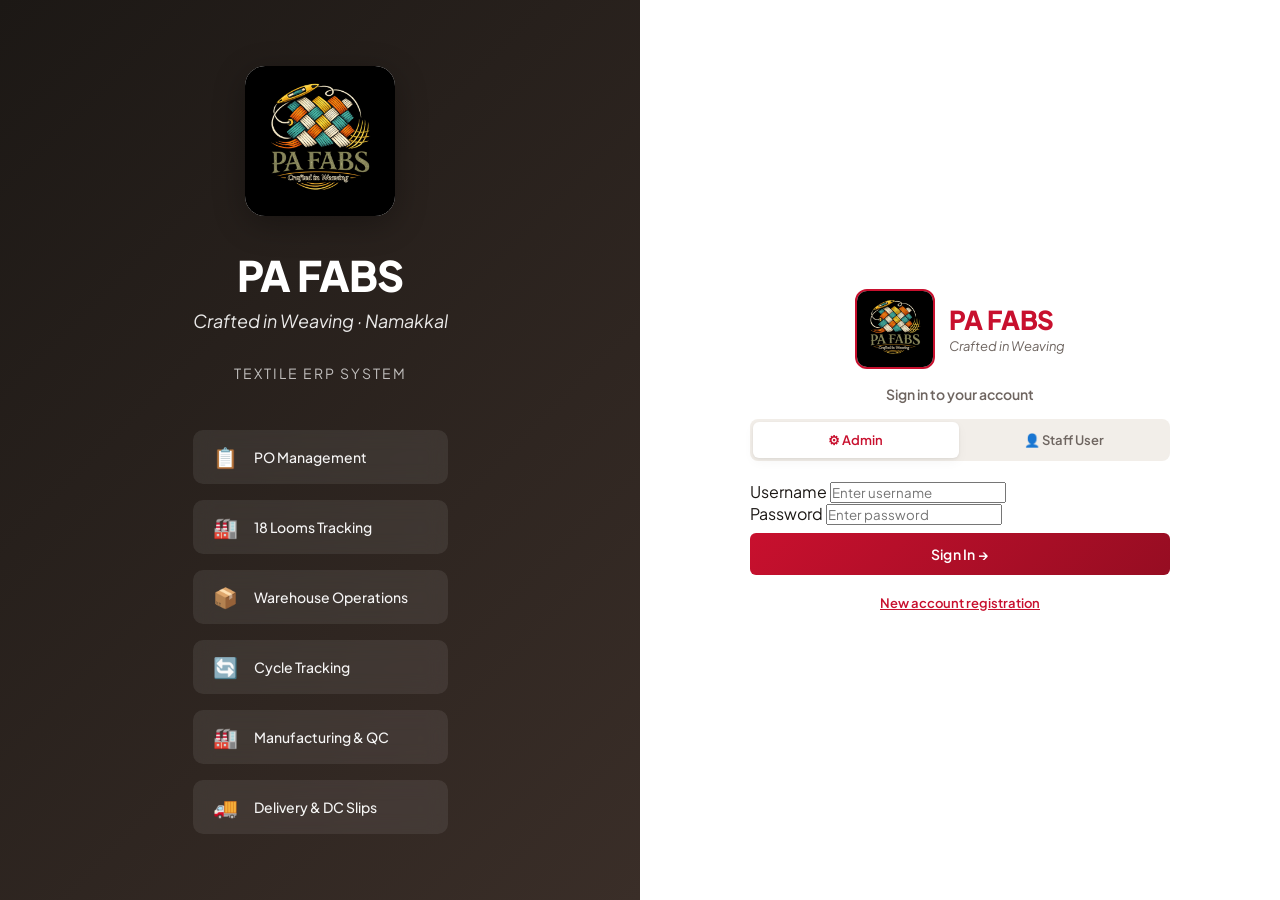
<file: frontend/index.html>
<!DOCTYPE html>
<html lang="en">
<head>
<meta charset="UTF-8">
<meta name="viewport" content="width=device-width, initial-scale=1.0">
<title>PA FABS — Textile ERP System</title>
<link href="https://fonts.googleapis.com/css2?family=Plus+Jakarta+Sans:wght@300;400;500;600;700&family=JetBrains+Mono:wght@400;500&display=swap" rel="stylesheet">
<link rel="stylesheet" href="css/variables.css">
<link rel="stylesheet" href="css/base.css">
<link rel="stylesheet" href="css/pages.css">
</head>
<body>

<div id="loginScreen">
  <div class="login-container">
    <div class="login-left">
      <div class="login-left-content">
        <div class="login-brand-logo">
          <img src="assets/pa_fabs_logo.jpg" alt="PA FABS" onerror="this.style.display='none'; this.parentNode.innerHTML='<span style=\'font-size:18px;font-weight:800;color:white\'>PF</span>';" />
        </div>
        <h1 class="login-brand-title">PA FABS</h1>
        <p class="login-brand-tagline">Crafted in Weaving · Namakkal</p>
        <p class="login-brand-sub">Textile ERP System</p>
        <div class="login-features">
          <div class="login-feature">
            <span class="login-feature-icon">📋</span>
            <span class="login-feature-text">PO Management</span>
          </div>
          <div class="login-feature">
            <span class="login-feature-icon">🏭</span>
            <span class="login-feature-text">18 Looms Tracking</span>
          </div>
          <div class="login-feature">
            <span class="login-feature-icon">📦</span>
            <span class="login-feature-text">Warehouse Operations</span>
          </div>
          <div class="login-feature">
            <span class="login-feature-icon">🔄</span>
            <span class="login-feature-text">Cycle Tracking</span>
          </div>
          <div class="login-feature">
            <span class="login-feature-icon">🏭</span>
            <span class="login-feature-text">Manufacturing & QC</span>
          </div>
          <div class="login-feature">
            <span class="login-feature-icon">🚚</span>
            <span class="login-feature-text">Delivery & DC Slips</span>
          </div>
        </div>
      </div>
    </div>
    <div class="login-right">
      <div class="login-box">
        <div class="login-logo-wrap">
          <div class="login-logo">
            <img src="assets/pa_fabs_logo.jpg" alt="PA FABS" onerror="this.style.display='none';this.parentNode.innerHTML='<span style=\'font-size:14px;font-weight:800;color:#C8102E\'>PF</span>';" />
          </div>
          <div class="login-logo-text">
            <h2>PA FABS</h2>
            <p>Crafted in Weaving</p>
          </div>
        </div>
        <p class="login-heading">Sign in to your account</p>
        <div class="role-tabs">
          <button class="role-tab active" onclick="selectRole('admin')">⚙ Admin</button>
          <button class="role-tab" onclick="selectRole('user')">👤 Staff User</button>
        </div>
        <div class="form-group">
          <label>Username</label>
          <input type="text" id="loginUser" placeholder="Enter username" />
        </div>
        <div class="form-group">
          <label>Password</label>
          <input type="password" id="loginPass" placeholder="Enter password" />
        </div>
        <button class="login-btn" onclick="handleLogin()">Sign In →</button>
        <div style="text-align:center;margin-top:1rem;">
          <button class="link-btn" onclick="showRegister()">New account registration</button>
        </div>
        <p class="login-hint" id="loginError" style="color:var(--brand);display:none;"></p>
      </div>
    </div>
  </div>
</div>

<div id="registerScreen" style="display:none;">
  <div class="register-box">
    <div class="register-logo">
      <div class="register-logo-icon">
        <img src="assets/pa_fabs_logo.jpg" alt="PA FABS" onerror="this.style.display='none';this.parentNode.innerHTML='<span style=\'font-size:18px;font-weight:800;color:#C8102E\'>PF</span>';" />
      </div>
      <div>
        <h1 class="register-title" style="text-align:left;margin:0;">Create Account</h1>
        <p style="font-size:12px;color:var(--text2);margin:0;">Pending Admin Approval after registration</p>
      </div>
    </div>
    <div class="register-steps">
      <div class="step-indicator">
        <div class="step active" data-step="1">1</div>
        <div class="step-line"></div>
        <div class="step" data-step="2">2</div>
        <div class="step-line"></div>
        <div class="step" data-step="3">3</div>
      </div>
      <div class="step-labels" style="display:flex;justify-content:space-between;padding:0 8px;margin-top:.4rem;">
        <span class="step-label active">Personal</span>
        <span class="step-label">Account</span>
        <span class="step-label">Work Info</span>
      </div>
    </div>
    <div id="registerStep1" class="register-step active">
      <div class="form-group"><label>Full Name *</label><input type="text" id="regFullName" placeholder="Your full name" /></div>
      <div class="form-group"><label>Email *</label><input type="email" id="regEmail" placeholder="your@email.com" /></div>
      <div class="form-group"><label>Phone Number *</label><input type="tel" id="regPhone" placeholder="+91 98765 43210" /></div>
      <button class="register-btn" onclick="nextRegisterStep(2)">Continue →</button>
    </div>
    <div id="registerStep2" class="register-step">
      <div class="form-group"><label>Username *</label><input type="text" id="regUsername" placeholder="Choose a username" /></div>
      <div class="form-group"><label>Password *</label><input type="password" id="regPassword" placeholder="Min 8 chars, 1 upper, 1 number" /></div>
      <div class="form-group"><label>Confirm Password *</label><input type="password" id="regConfirmPassword" placeholder="Repeat password" /></div>
      <div class="form-actions" style="margin-top:1rem;">
        <button class="btn" onclick="prevRegisterStep(1)">← Back</button>
        <button class="register-btn" style="margin:0;flex:1;" onclick="nextRegisterStep(3)">Continue →</button>
      </div>
    </div>
    <div id="registerStep3" class="register-step">
      <div class="form-group"><label>Department</label>
        <select id="regDepartment">
          <option value="">Select department</option>
          <option>Warehouse</option><option>Production</option><option>Quality Control</option><option>Administration</option>
        </select>
      </div>
      <div class="form-group"><label>Role</label>
        <select id="regRole"><option value="">Select role</option><option>Warehouse Operator</option><option>Production Supervisor</option><option>Quality Inspector</option><option>Driver</option></select>
      </div>
      <div class="info-box">⏳ Your account will be <strong>pending approval</strong> until the Admin activates it.</div>
      <div class="form-actions" style="margin-top:.5rem;">
        <button class="btn" onclick="prevRegisterStep(2)">← Back</button>
        <button class="register-btn" style="margin:0;flex:1;" onclick="handleRegister()">Register Account ✓</button>
      </div>
    </div>
    <div style="text-align:center;margin-top:1.25rem;">
      <button class="link-btn" onclick="showLogin()">Already have an account? Sign in</button>
    </div>
  </div>
</div>

<div id="toast" class="toast"></div>

<script type="module">
  import { login, register } from './js/auth.js';

  let selectedRole = 'admin';

  window.selectRole = (role) => {
    selectedRole = role;
    document.querySelectorAll('.role-tab').forEach(tab => tab.classList.remove('active'));
    event.target.classList.add('active');
  };

  window.showRegister = () => {
    document.getElementById('loginScreen').style.display = 'none';
    document.getElementById('registerScreen').style.display = 'flex';
  };

  window.showLogin = () => {
    document.getElementById('registerScreen').style.display = 'none';
    document.getElementById('loginScreen').style.display = 'flex';
  };

  window.nextRegisterStep = (step) => {
    if (step === 2) {
      const fullName = document.getElementById('regFullName').value.trim();
      const email = document.getElementById('regEmail').value.trim();
      const phone = document.getElementById('regPhone').value.trim();
      if (!fullName || !email || !phone) {
        showToast('Please fill all required fields');
        return;
      }
    } else if (step === 3) {
      const username = document.getElementById('regUsername').value.trim();
      const password = document.getElementById('regPassword').value;
      const confirmPassword = document.getElementById('regConfirmPassword').value;
      if (!username || !password || !confirmPassword) {
        showToast('Please fill all required fields');
        return;
      }
      if (password.length < 8) {
        showToast('Password must be at least 8 characters');
        return;
      }
      if (password !== confirmPassword) {
        showToast('Passwords do not match');
        return;
      }
    }

    document.querySelectorAll('.register-step').forEach(s => s.classList.remove('active'));
    document.getElementById(`registerStep${step}`).classList.add('active');
    document.querySelectorAll('.step').forEach(s => {
      if (parseInt(s.dataset.step) < step) s.classList.add('completed');
      if (parseInt(s.dataset.step) === step) s.classList.add('active');
    });
    document.querySelectorAll('.step-line').forEach((line, i) => {
      if (i < step - 1) line.classList.add('completed');
    });
  };

  window.prevRegisterStep = (step) => {
    document.querySelectorAll('.register-step').forEach(s => s.classList.remove('active'));
    document.getElementById(`registerStep${step}`).classList.add('active');
    document.querySelectorAll('.step').forEach(s => {
      if (parseInt(s.dataset.step) > step) s.classList.remove('active', 'completed');
    });
    document.querySelectorAll('.step-line').forEach((line, i) => {
      if (i >= step - 1) line.classList.remove('completed');
    });
  };

  window.handleRegister = async () => {
    const userData = {
      full_name: document.getElementById('regFullName').value.trim(),
      email: document.getElementById('regEmail').value.trim(),
      phone: document.getElementById('regPhone').value.trim(),
      username: document.getElementById('regUsername').value.trim(),
      password: document.getElementById('regPassword').value,
      role: document.getElementById('regRole').value || 'user',
      department: document.getElementById('regDepartment').value || null
    };

    try {
      await register(userData);
      showToast('Registration successful! Please wait for admin approval.');
      showLogin();
    } catch (error) {
      showToast('Registration failed: ' + error.message);
    }
  };

  window.handleLogin = async () => {
    const username = document.getElementById('loginUser').value.trim();
    const password = document.getElementById('loginPass').value;

    if (!username || !password) {
      showToast('Please enter username and password');
      return;
    }

    try {
      const user = await login(username, password, selectedRole);
      showToast('Login successful! Redirecting...');

      setTimeout(() => {
        if (user.role === 'admin') {
          window.location.href = 'admin.html';
        } else {
          window.location.href = 'user.html';
        }
      }, 500);
    } catch (error) {
      showToast('Login failed: ' + error.message);
    }
  };

  function showToast(message) {
    const toast = document.getElementById('toast');
    toast.textContent = message;
    toast.classList.add('show');
    setTimeout(() => toast.classList.remove('show'), 3000);
  }
</script>

</body>
</html>
</file>
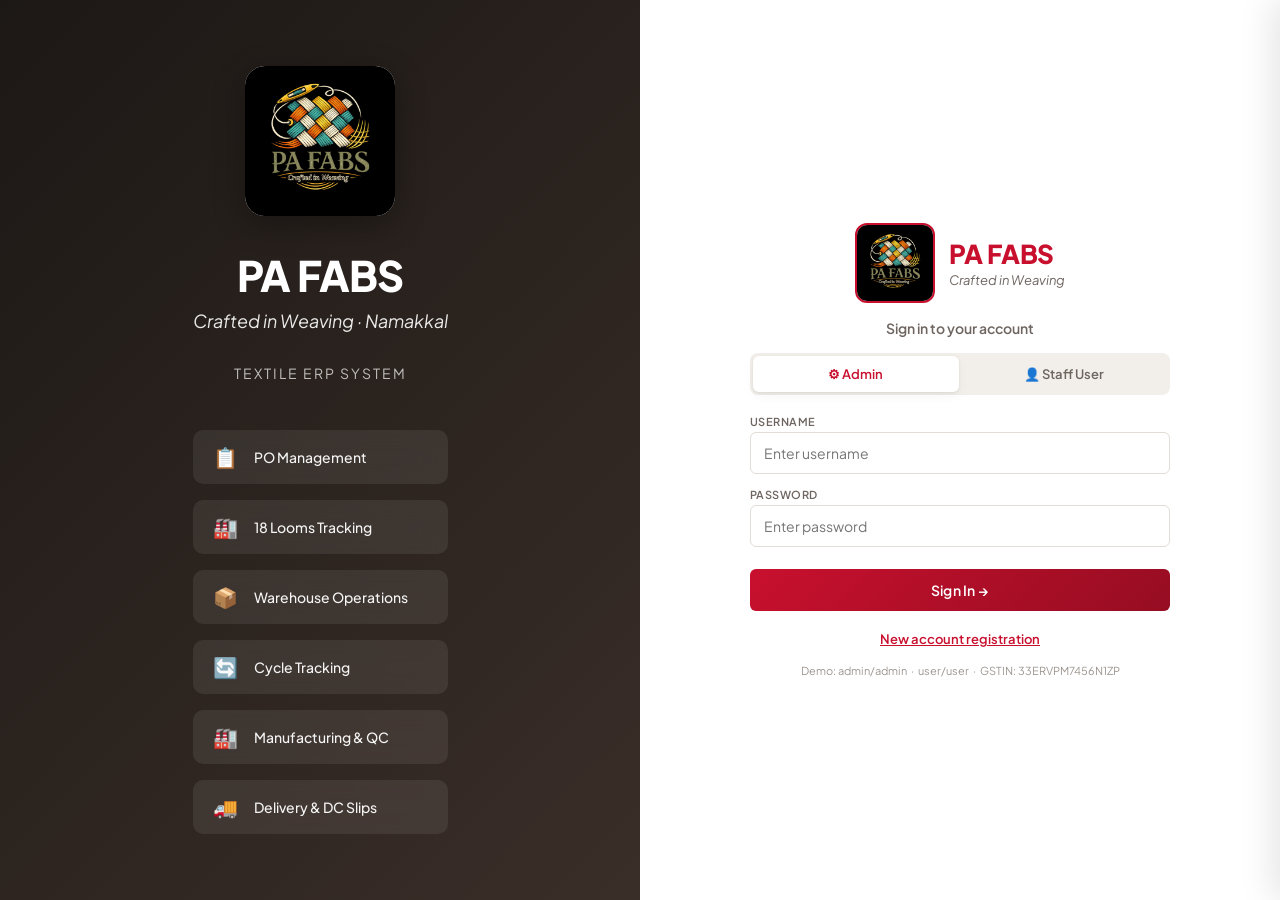
<file: Current_UI.html>
<!DOCTYPE html>
<html lang="en">
<head>
<meta charset="UTF-8">
<meta name="viewport" content="width=device-width, initial-scale=1.0">
<title>PA FABS — Textile ERP System</title>
<link href="https://fonts.googleapis.com/css2?family=Plus+Jakarta+Sans:wght@300;400;500;600;700&family=JetBrains+Mono:wght@400;500&display=swap" rel="stylesheet">
<style>
:root {
  --bg: #F7F4F1;
  --surface: #FFFFFF;
  --surface2: #F2EEE9;
  --surface3: #EAE5DE;
  --border: #E2DDD6;
  --border2: #CCC5BB;
  --text: #1C1815;
  --text2: #6E6560;
  --text3: #9E9690;
  /* PA FABS Brand — Red */
  --brand: #C8102E;
  --brand-dark: #960D22;
  --brand-light: #FCE8EC;
  --brand-mid: #E8405A;
  /* Accent — warm charcoal */
  --accent: #C8102E;
  --accent-light: #FCE8EC;
  --accent-hover: #960D22;
  /* Secondary tones */
  --green: #2E7D52;
  --green-light: #E6F4ED;
  --amber: #B45309;
  --amber-light: #FEF3C7;
  --blue: #1D4ED8;
  --blue-light: #EFF6FF;
  --purple: #6D28D9;
  --purple-light: #EDE9FE;
  --danger: #C8102E;
  --danger-light: #FCE8EC;
  --warn: #D97706;
  --warn-light: #FFFBEB;
  --success: #16A34A;
  --success-light: #DCFCE7;
  --info: #0284C7;
  --info-light: #E0F2FE;
  /* Shadows */
  --shadow: 0 1px 3px rgba(0,0,0,0.07), 0 4px 12px rgba(0,0,0,0.04);
  --shadow-md: 0 2px 8px rgba(0,0,0,0.09), 0 8px 24px rgba(0,0,0,0.05);
  --shadow-lg: 0 4px 16px rgba(0,0,0,0.11), 0 12px 32px rgba(0,0,0,0.07);
  /* Geometry */
  --radius: 10px;
  --radius-sm: 6px;
  --radius-lg: 16px;
  --radius-xl: 20px;
  /* Gradients */
  --gradient-brand: linear-gradient(135deg, #C8102E 0%, #960D22 100%);
  --gradient-dark: linear-gradient(135deg, #1C1815 0%, #3A2E28 100%);
  --gradient-green: linear-gradient(135deg, #2E7D52 0%, #1A5C38 100%);
}

* { box-sizing: border-box; margin: 0; padding: 0; }
body { font-family: 'Plus Jakarta Sans', sans-serif; background: var(--bg); color: var(--text); min-height: 100vh; }
input, select, textarea, button { font-family: inherit; }

/* ── APP LAYOUT ───────────────────────────────────── */
.app { display: none; }
.app.active { display: flex; min-height: 100vh; }

/* ── LOGIN ────────────────────────────────────────── */
#loginScreen {
  min-height: 100vh; display: flex; align-items: stretch; justify-content: stretch;
  background: var(--bg); position: relative; overflow: hidden;
}
#loginScreen::before {
  content: ''; position: absolute; width: 700px; height: 700px;
  background: radial-gradient(circle, rgba(200,16,46,0.07) 0%, transparent 65%);
  top: -250px; right: -200px; border-radius: 50%;
}
#loginScreen::after {
  content: ''; position: absolute; width: 500px; height: 500px;
  background: radial-gradient(circle, rgba(200,16,46,0.04) 0%, transparent 65%);
  bottom: -150px; left: -150px; border-radius: 50%;
}
.login-container {
  display: flex; width: 100%; min-height: 100vh; position: relative; z-index: 1;
}
.login-left {
  flex: 1; background: linear-gradient(135deg, #1C1815 0%, #3A2E28 100%);
  display: flex; flex-direction: column; justify-content: center; align-items: center;
  padding: 3rem; position: relative;
}
.login-left-content {
  position: relative; z-index: 1; text-align: center; color: white;
  max-width: 450px;
}
.login-brand-logo {
  width: 150px; height: 150px; background: white;
  border-radius: 20px; display: flex; align-items: center; justify-content: center;
  margin: 0 auto 2rem; box-shadow: 0 8px 32px rgba(0,0,0,0.3);
  overflow: hidden;
}
.login-brand-logo img { width: 100%; height: 100%; object-fit: cover; }
.login-brand-title { font-size: 42px; font-weight: 800; margin-bottom: 0.5rem; letter-spacing: -1px; }
.login-brand-tagline { font-size: 18px; font-weight: 400; opacity: 0.9; margin-bottom: 2rem; font-style: italic; }
.login-brand-sub { font-size: 14px; color: rgba(255,255,255,0.7); margin-bottom: 3rem; text-transform: uppercase; letter-spacing: 2px; }
.login-features { display: flex; flex-direction: column; gap: 1rem; text-align: left; }
.login-feature {
  display: flex; align-items: center; gap: 1rem;
  padding: 0.875rem 1.25rem; background: rgba(255,255,255,0.08);
  border-radius: 10px; backdrop-filter: blur(10px);
}
.login-feature-icon { font-size: 20px; }
.login-feature-text { font-size: 14px; font-weight: 500; opacity: 0.95; }
.login-right {
  flex: 1; display: flex; align-items: center; justify-content: center;
  padding: 3rem; background: var(--surface); position: relative; z-index: 2;
}
.login-box {
  width: 100%; max-width: 420px; animation: slideUp .4s ease; pointer-events: auto;
}
@keyframes slideUp { from { opacity:0; transform: translateY(24px); } to { opacity:1; transform: translateY(0); } }

.login-logo-wrap {
  display: flex; align-items: center; justify-content: center; gap: 14px;
  margin-bottom: 1rem;
}
.login-logo {
  width: 80px; height: 80px; background: var(--brand-light);
  border-radius: 12px; display: flex; align-items: center; justify-content: center;
  overflow: hidden; border: 2px solid var(--brand);
}
.login-logo img { width: 100%; height: 100%; object-fit: cover; }
.login-logo-text { }
.login-logo-text h2 { font-size: 26px; font-weight: 800; color: var(--brand); letter-spacing: -.3px; }
.login-logo-text p { font-size: 13px; color: var(--text2); font-style: italic; margin-top: 2px; }

.login-divider { height: 1px; background: var(--border); margin-bottom: 1.5rem; }
.login-heading { font-size: 14px; font-weight: 600; text-align: center; margin-bottom: 1rem; color: var(--text2); }

.role-tabs {
  display: grid; grid-template-columns: 1fr 1fr; background: var(--surface2);
  border-radius: 8px; padding: 3px; margin-bottom: 1.25rem; gap: 3px; pointer-events: auto;
}
.role-tab {
  padding: 10px; text-align: center; font-size: 13px; font-weight: 600;
  border-radius: 6px; cursor: pointer; transition: all .2s; color: var(--text2);
  border: none; background: transparent; pointer-events: auto;
}
.role-tab.active { background: var(--surface); color: var(--brand); box-shadow: var(--shadow); }
.role-tab:hover { background: var(--surface); color: var(--brand); }

.form-group { margin-bottom: 0.9rem; }
.form-group label { display: block; font-size: 11px; font-weight: 600; color: var(--text2); margin-bottom: 4px; text-transform: uppercase; letter-spacing: .04em; }
.form-group input, .form-group select, .form-group textarea {
  width: 100%; padding: 11px 13px; border: 1.5px solid var(--border);
  border-radius: var(--radius-sm); font-size: 14px; background: var(--surface);
  color: var(--text); outline: none; transition: border-color .2s, box-shadow .2s;
}
.form-group input:focus, .form-group select:focus, .form-group textarea:focus {
  border-color: var(--brand); box-shadow: 0 0 0 3px rgba(200,16,46,0.1);
}

.login-btn {
  width: 100%; padding: 12px; background: var(--gradient-brand); color: white;
  border: none; border-radius: var(--radius-sm); font-size: 14px; font-weight: 600;
  cursor: pointer; transition: opacity .2s, transform .1s; letter-spacing: .02em; margin-top: 0.5rem;
}
.login-btn:hover { opacity: .92; }
.login-btn:active { transform: scale(.99); }
.login-hint { font-size: 11px; color: var(--text3); text-align: center; margin-top: 1rem; }
.link-btn {
  background: none; border: none; color: var(--brand); font-size: 13px;
  font-weight: 600; cursor: pointer; text-decoration: underline; padding: 0;
}
.link-btn:hover { color: var(--brand-dark); }

/* Responsive login */
@media (max-width: 900px) {
  .login-container { flex-direction: column; }
  .login-left { padding: 2rem; flex: none; }
  .login-left-content { max-width: 100%; }
  .login-brand-logo { width: 80px; height: 80px; }
  .login-brand-title { font-size: 32px; }
  .login-brand-tagline { font-size: 14px; }
  .login-features { display: grid; grid-template-columns: 1fr 1fr; gap: 0.5rem; }
  .login-feature { padding: 0.6rem 1rem; }
  .login-feature-text { font-size: 12px; }
  .login-right { padding: 2rem; }
}

/* ── REGISTER ─────────────────────────────────────── */
#registerScreen {
  min-height: 100vh; display: flex; align-items: center; justify-content: center;
  background: var(--bg); position: relative; overflow: hidden;
}
#registerScreen::before {
  content: ''; position: absolute; width: 700px; height: 700px;
  background: radial-gradient(circle, rgba(200,16,46,0.06) 0%, transparent 65%);
  top: -250px; left: -250px; border-radius: 50%;
}
.register-box {
  background: var(--surface); border: 1px solid var(--border);
  border-radius: var(--radius-xl); padding: 2.5rem; width: 500px;
  box-shadow: var(--shadow-lg); position: relative; z-index: 1; animation: slideUp .4s ease;
}
.register-logo { display: flex; align-items: center; justify-content: center; gap: 12px; margin-bottom: 1.25rem; }
.register-logo-icon {
  width: 52px; height: 52px; background: white; border-radius: 12px;
  display: flex; align-items: center; justify-content: center; overflow: hidden;
  box-shadow: var(--shadow-md); border: 2px solid var(--brand-light);
}
.register-logo-icon img { width: 100%; height: 100%; object-fit: contain; }
.register-title { text-align: center; font-size: 20px; font-weight: 700; margin-bottom: .25rem; }
.register-sub { text-align: center; font-size: 13px; color: var(--text2); margin-bottom: 1.5rem; }

.register-steps { margin-bottom: 1.5rem; }
.step-indicator { display: flex; align-items: center; justify-content: center; gap: 0; margin-bottom: .5rem; }
.step {
  width: 32px; height: 32px; border-radius: 50%; background: var(--surface2);
  color: var(--text3); display: flex; align-items: center; justify-content: center;
  font-size: 13px; font-weight: 700; border: 2px solid var(--border); transition: all .3s;
}
.step.active { background: var(--brand); color: white; border-color: var(--brand); transform: scale(1.1); }
.step.completed { background: var(--green); color: white; border-color: var(--green); }
.step-line { flex: 1; height: 2px; background: var(--border); margin: 0 -8px; transition: all .3s; }
.step-line.completed { background: var(--green); }
.step-labels { display: flex; justify-content: space-around; }
.step-label { font-size: 10px; color: var(--text3); font-weight: 600; text-transform: uppercase; letter-spacing: .05em; }
.step-label.active { color: var(--brand); }
.step-label.completed { color: var(--green); }
.register-step { display: none; animation: fadeIn .3s ease; }
.register-step.active { display: block; }
.register-btn {
  width: 100%; padding: 11px; background: var(--gradient-brand); color: white;
  border: none; border-radius: var(--radius-sm); font-size: 14px; font-weight: 600;
  cursor: pointer; transition: all .2s; margin-top: 1rem;
}
.register-btn:hover { transform: translateY(-1px); box-shadow: var(--shadow-md); }

/* ── SIDEBAR ──────────────────────────────────────── */
.sidebar {
  width: 230px; flex-shrink: 0;
  background: var(--surface); border-right: 1px solid var(--border);
  display: flex; flex-direction: column; padding: 1.25rem 0;
  position: sticky; top: 0; height: 100vh; overflow-y: auto;
}
.sidebar-header { padding: 0 1.25rem 1.25rem; border-bottom: 1px solid var(--border); margin-bottom: 1rem; }
.sidebar-logo { display: flex; align-items: center; gap: 10px; }
.sidebar-logo-icon {
  width: 40px; height: 40px; background: white; border-radius: 9px;
  display: flex; align-items: center; justify-content: center; flex-shrink: 0;
  overflow: hidden; box-shadow: var(--shadow); border: 1.5px solid var(--brand-light);
}
.sidebar-logo-icon img { width: 100%; height: 100%; object-fit: contain; }
.sidebar-logo-name { font-size: 15px; font-weight: 700; color: var(--brand); }
.sidebar-logo-sub { font-size: 11px; color: var(--text2); }
.sidebar-brand-stripe {
  height: 3px; background: var(--gradient-brand); border-radius: 0 0 2px 2px;
  margin: 0 1.25rem .75rem; border-radius: 2px;
}
.nav-section { padding: 0 .75rem; margin-bottom: .5rem; }
.nav-section-label { font-size: 10px; font-weight: 700; color: var(--text3); letter-spacing: .1em; text-transform: uppercase; padding: 0 .5rem; margin-bottom: .4rem; }
.nav-item {
  display: flex; align-items: center; gap: 10px;
  padding: 9px 10px; border-radius: var(--radius-sm);
  font-size: 13px; font-weight: 500; color: var(--text2);
  cursor: pointer; transition: all .15s; border: none; background: transparent; width: 100%; text-align: left;
}
.nav-item:hover { background: var(--surface2); color: var(--text); }
.nav-item.active { background: var(--brand-light); color: var(--brand); font-weight: 600; }
.nav-item.active .nav-icon { color: var(--brand); }
.nav-icon { width: 16px; height: 16px; flex-shrink: 0; }
.nav-badge {
  margin-left: auto; background: var(--brand); color: white;
  font-size: 10px; font-weight: 700; padding: 1px 6px; border-radius: 10px;
}
.sidebar-footer { margin-top: auto; padding: 1rem 1.25rem 0; border-top: 1px solid var(--border); }
.user-chip { display: flex; align-items: center; gap: 8px; }
.user-avatar {
  width: 32px; height: 32px; border-radius: 50%;
  background: var(--gradient-brand); display: flex; align-items: center; justify-content: center;
  color: white; font-size: 12px; font-weight: 700; flex-shrink: 0;
}
.user-info { flex: 1; min-width: 0; }
.user-name { font-size: 13px; font-weight: 600; white-space: nowrap; overflow: hidden; text-overflow: ellipsis; }
.user-role { font-size: 11px; color: var(--text2); }
.logout-btn {
  padding: 4px 9px; border: 1.5px solid var(--border); border-radius: 5px;
  background: transparent; cursor: pointer; color: var(--text2); font-size: 11px;
  font-weight: 600; transition: all .15s;
}
.logout-btn:hover { border-color: var(--brand); color: var(--brand); background: var(--brand-light); }

/* ── MAIN ─────────────────────────────────────────── */
.main { flex: 1; overflow-y: auto; background: var(--bg); }
.page { display: none; padding: 2rem; animation: fadeIn .25s ease; }
.page.active { display: block; }
@keyframes fadeIn { from { opacity: 0; } to { opacity: 1; } }

.page-header { margin-bottom: 1.75rem; display: flex; align-items: flex-start; justify-content: space-between; gap: 1rem; }
.page-header-left { }
.page-title { font-size: 22px; font-weight: 700; margin-bottom: .2rem; letter-spacing: -.3px; }
.page-sub { font-size: 14px; color: var(--text2); }
.page-header-actions { display: flex; gap: .5rem; flex-shrink: 0; }

/* ── STAT CARDS ───────────────────────────────────── */
.stats-grid { display: grid; grid-template-columns: repeat(4, 1fr); gap: 1rem; margin-bottom: 1.75rem; }
.stat-card {
  background: var(--surface); border: 1px solid var(--border);
  border-radius: var(--radius); padding: 1.25rem; box-shadow: var(--shadow);
  position: relative; overflow: hidden;
}
.stat-card::after {
  content: ''; position: absolute; bottom: 0; left: 0; right: 0; height: 3px;
  background: var(--gradient-brand); opacity: 0; transition: opacity .2s;
}
.stat-card:hover::after { opacity: 1; }
.stat-icon { width: 36px; height: 36px; border-radius: 9px; display: flex; align-items: center; justify-content: center; font-size: 18px; margin-bottom: .75rem; }
.stat-label { font-size: 11px; font-weight: 600; color: var(--text2); text-transform: uppercase; letter-spacing: .05em; margin-bottom: .4rem; }
.stat-val { font-size: 28px; font-weight: 700; line-height: 1; }
.stat-sub { font-size: 12px; color: var(--text2); margin-top: .3rem; }

/* ── TABLE ────────────────────────────────────────── */
.table-card {
  background: var(--surface); border: 1px solid var(--border);
  border-radius: var(--radius); overflow: hidden; box-shadow: var(--shadow);
}
.table-toolbar {
  padding: .875rem 1.25rem; border-bottom: 1px solid var(--border);
  display: flex; align-items: center; gap: .75rem; flex-wrap: wrap;
}
.table-toolbar-title { font-size: 14px; font-weight: 700; flex: 1; color: var(--text); }
.search-input {
  padding: 7px 12px; border: 1.5px solid var(--border); border-radius: var(--radius-sm);
  font-size: 13px; background: var(--surface2); outline: none; width: 200px; transition: all .2s;
}
.search-input:focus { border-color: var(--brand); background: var(--surface); box-shadow: 0 0 0 3px rgba(200,16,46,0.08); }
.data-table { width: 100%; border-collapse: collapse; }
.data-table th {
  text-align: left; padding: 10px 1.25rem; font-size: 11px; font-weight: 700;
  color: var(--text3); text-transform: uppercase; letter-spacing: .07em;
  background: var(--surface2); border-bottom: 1px solid var(--border);
}
.data-table td { padding: 11px 1.25rem; font-size: 13px; border-bottom: 1px solid var(--border); color: var(--text); }
.data-table tr:last-child td { border-bottom: none; }
.data-table tr:hover td { background: #FFF8F9; }
.data-table tr { transition: background .1s; }

/* ── BADGES ───────────────────────────────────────── */
.badge {
  display: inline-flex; align-items: center; padding: 3px 9px;
  border-radius: 20px; font-size: 11px; font-weight: 600;
}
.badge-red { background: var(--brand-light); color: var(--brand); }
.badge-green { background: var(--green-light); color: var(--green); }
.badge-amber { background: var(--amber-light); color: var(--amber); }
.badge-blue { background: var(--blue-light); color: var(--blue); }
.badge-purple { background: var(--purple-light); color: var(--purple); }
.badge-gray { background: var(--surface2); color: var(--text2); }

/* ── PROGRESS ─────────────────────────────────────── */
.progress { height: 5px; background: var(--surface2); border-radius: 3px; overflow: hidden; }
.progress-bar { height: 100%; border-radius: 3px; background: var(--gradient-brand); transition: width .4s; }
.progress-bar.green { background: var(--gradient-green); }

/* ── FORMS ────────────────────────────────────────── */
.form-card {
  background: var(--surface); border: 1px solid var(--border);
  border-radius: var(--radius); padding: 1.75rem; box-shadow: var(--shadow); width: 100%;
}
.form-card + .form-card { margin-top: 1.25rem; }
.form-section-title {
  font-size: 13px; font-weight: 700; margin-bottom: 1.25rem;
  padding-bottom: .75rem; border-bottom: 1px solid var(--border);
  color: var(--text); display: flex; align-items: center; gap: .5rem;
}
.form-grid { display: grid; grid-template-columns: 1fr 1fr; gap: 1rem; }
.form-grid.cols3 { grid-template-columns: 1fr 1fr 1fr; }
.form-grid.cols4 { grid-template-columns: 1fr 1fr 1fr 1fr; }
.form-group select, .form-group textarea {
  width: 100%; padding: 9px 12px; border: 1.5px solid var(--border);
  border-radius: var(--radius-sm); font-size: 13px; background: var(--surface);
  color: var(--text); outline: none; cursor: pointer; transition: all .2s;
}
.form-group select:focus, .form-group textarea:focus {
  border-color: var(--brand); box-shadow: 0 0 0 3px rgba(200,16,46,0.08);
}
.form-group textarea { resize: vertical; min-height: 80px; }
.form-group input:disabled, .form-group select:disabled {
  background: var(--surface2); color: var(--text2); cursor: not-allowed;
}
.readonly-val {
  padding: 9px 12px; background: var(--surface2); border: 1.5px solid var(--border);
  border-radius: var(--radius-sm); font-size: 13px; font-weight: 600;
  font-family: 'JetBrains Mono', monospace;
}
.readonly-val.highlight { background: var(--brand-light); color: var(--brand); border-color: rgba(200,16,46,.2); }
.readonly-val.green-highlight { background: var(--green-light); color: var(--green); border-color: rgba(46,125,82,.2); }
.form-row { display: flex; align-items: center; gap: 1rem; }
.form-actions { display: flex; gap: .75rem; margin-top: 1.5rem; }
.field-required { color: var(--brand); }

/* ── BUTTONS ──────────────────────────────────────── */
.btn {
  display: inline-flex; align-items: center; gap: 6px;
  padding: 9px 18px; border-radius: var(--radius-sm); font-size: 13px; font-weight: 600;
  cursor: pointer; transition: all .15s; border: 1.5px solid var(--border);
  background: transparent; color: var(--text);
}
.btn:hover { background: var(--surface2); }
.btn-primary { background: var(--gradient-brand); color: white; border-color: var(--brand); }
.btn-primary:hover { opacity: .9; background: var(--gradient-brand); }
.btn-success { background: var(--gradient-green); color: white; border-color: var(--green); }
.btn-success:hover { opacity: .9; }
.btn-sm { padding: 6px 12px; font-size: 12px; }
.btn-outline-brand { border-color: var(--brand); color: var(--brand); background: transparent; }
.btn-outline-brand:hover { background: var(--brand-light); }

/* ── CHECKBOX ─────────────────────────────────────── */
.check-row { display: flex; align-items: center; gap: 10px; padding: .6rem 0; }
.check-box {
  width: 18px; height: 18px; border: 1.5px solid var(--border2);
  border-radius: 4px; flex-shrink: 0; cursor: pointer;
  display: flex; align-items: center; justify-content: center; transition: all .15s;
}
.check-box.checked { background: var(--brand); border-color: var(--brand); }
.check-box.checked::after { content: '✓'; color: white; font-size: 11px; font-weight: 700; }
.check-label { font-size: 13px; }

/* ── DYNAMIC ROWS ─────────────────────────────────── */
.dynamic-row {
  display: grid; grid-template-columns: 1fr 1fr 1fr 1fr auto;
  gap: 10px; align-items: end; margin-bottom: 10px;
  background: var(--surface2); border: 1px solid var(--border);
  border-radius: var(--radius-sm); padding: 12px;
}
.dynamic-row.warp-row { border-left: 3px solid var(--brand); }
.dynamic-row.weft-row { border-left: 3px solid var(--green); }
.btn-remove-row {
  width: 28px; height: 28px; background: none; border: 1.5px solid var(--border2);
  border-radius: 6px; cursor: pointer; color: var(--text3); font-size: 14px;
  display: flex; align-items: center; justify-content: center; transition: all .15s;
}
.btn-remove-row:hover { background: var(--brand-light); border-color: var(--brand); color: var(--brand); }

/* ── BEAM ENTRY ROWS ────────────────────────────── */
.beam-entry-row {
  display: grid; grid-template-columns: 1fr 1fr 1fr 1fr auto;
  gap: 10px; align-items: center; margin-bottom: 10px;
  background: var(--brand-light); border: 1px solid rgba(200,16,46,.2);
  border-radius: var(--radius-sm); padding: 12px;
}
.beam-entry-row .beam-number {
  font-weight: 700; color: var(--brand); font-size: 12px;
}
.beam-entry-row label {
  font-size: 11px; font-weight: 600; color: var(--text2);
  margin-bottom: 4px; display: block;
}
.beam-entry-row input {
  width: 100%; padding: 8px 10px; border: 1px solid var(--border);
  border-radius: 6px; font-size: 13px;
}
.btn-remove-beam {
  width: 32px; height: 32px; background: var(--surface);
  border: 1.5px solid var(--border2);
  border-radius: 6px; cursor: pointer; color: var(--text3); font-size: 18px;
  display: flex; align-items: center; justify-content: center; transition: all .15s;
}
.btn-remove-beam:hover { background: var(--brand-light); border-color: var(--brand); color: var(--brand); }

/* ── INFO ALERT BOX ───────────────────────────────── */
.info-box {
  background: var(--blue-light); border: 1px solid rgba(29,78,216,.2);
  border-radius: var(--radius-sm); padding: .875rem 1rem; margin-bottom: 1.25rem;
  font-size: 12px; color: var(--blue); font-weight: 500;
}
.warn-box {
  background: var(--amber-light); border: 1px solid rgba(180,83,9,.2);
  border-radius: var(--radius-sm); padding: .875rem 1rem; margin-bottom: 1.25rem;
  font-size: 12px; color: var(--amber); font-weight: 500;
}
.brand-box {
  background: var(--brand-light); border: 1px solid rgba(200,16,46,.2);
  border-radius: var(--radius-sm); padding: .875rem 1rem; margin-bottom: 1.25rem;
  font-size: 12px; color: var(--brand); font-weight: 600;
}

/* ── CYCLE BADGE ──────────────────────────────────── */
.cycle-badge {
  display: inline-flex; align-items: center; gap: 5px;
  background: var(--purple-light); color: var(--purple);
  border-radius: 20px; padding: 2px 10px; font-size: 11px; font-weight: 700;
}

/* ── LOOM GRID ────────────────────────────────────── */
.loom-grid { display: grid; grid-template-columns: repeat(6, 1fr); gap: .75rem; margin-bottom: 1.5rem; }
.loom-cell {
  background: var(--surface); border: 1.5px solid var(--border);
  border-radius: var(--radius-sm); padding: .875rem .75rem; text-align: center;
  transition: all .2s; cursor: default;
}
.loom-cell.free { border-color: var(--green); background: var(--green-light); }
.loom-cell.occupied { border-color: var(--brand); background: var(--brand-light); }
.loom-cell.on-hold { border-color: var(--amber); background: var(--amber-light); }
.loom-num { font-size: 20px; font-weight: 800; font-family: 'JetBrains Mono', monospace; }
.loom-cell.free .loom-num { color: var(--green); }
.loom-cell.occupied .loom-num { color: var(--brand); }
.loom-cell.on-hold .loom-num { color: var(--amber); }
.loom-status-text { font-size: 10px; font-weight: 700; text-transform: uppercase; letter-spacing: .06em; margin-top: 4px; }
.loom-cell.free .loom-status-text { color: var(--green); }
.loom-cell.occupied .loom-status-text { color: var(--brand); }
.loom-cell.on-hold .loom-status-text { color: var(--amber); }
.loom-po { font-size: 10px; color: var(--text2); margin-top: 3px; white-space: nowrap; overflow: hidden; text-overflow: ellipsis; }

/* ── DC SLIP ──────────────────────────────────────── */
.dc-slip {
  background: white; border: 2px solid var(--text); border-radius: 4px;
  padding: 1.5rem; max-width: 720px; font-family: 'JetBrains Mono', monospace;
  font-size: 12px; line-height: 1.5;
}
.dc-header { display: flex; align-items: center; justify-content: space-between; border-bottom: 2px solid var(--text); padding-bottom: 1rem; margin-bottom: 1rem; }
.dc-logo-section { display: flex; align-items: center; gap: 12px; }
.dc-logo-img { width: 48px; height: 48px; object-fit: contain; border: 1px solid var(--border); border-radius: 6px; }
.dc-company-name { font-size: 18px; font-weight: 800; color: var(--brand); font-family: 'Plus Jakarta Sans', sans-serif; }
.dc-company-sub { font-size: 10px; color: var(--text2); font-family: 'Plus Jakarta Sans', sans-serif; }
.dc-slip-title { text-align: right; }
.dc-slip-title h3 { font-size: 16px; font-weight: 700; letter-spacing: 2px; }
.dc-slip-title p { font-size: 12px; color: var(--text2); }
.dc-meta { display: grid; grid-template-columns: 1fr 1fr; gap: .5rem; margin-bottom: 1rem; }
.dc-meta-item { display: flex; gap: .5rem; }
.dc-meta-label { font-weight: 700; flex-shrink: 0; }
.dc-piece-table { width: 100%; border-collapse: collapse; margin: 1rem 0; }
.dc-piece-table th, .dc-piece-table td { border: 1px solid var(--border2); padding: 6px 8px; text-align: left; font-size: 11px; }
.dc-piece-table th { background: var(--surface2); font-weight: 700; }
.dc-footer { display: grid; grid-template-columns: 1fr 1fr; gap: 2rem; margin-top: 1.5rem; padding-top: 1rem; border-top: 1px solid var(--border); }
.dc-sig-line { border-top: 1px solid var(--text); margin-top: 2rem; padding-top: .25rem; text-align: center; font-size: 10px; }

/* ── DETAIL PANEL ─────────────────────────────────── */
.detail-panel {
  position: fixed; right: 0; top: 0; bottom: 0; width: 500px;
  background: var(--surface); border-left: 1px solid var(--border);
  box-shadow: -8px 0 32px rgba(0,0,0,0.1);
  z-index: 100; overflow-y: auto;
  transform: translateX(100%); transition: transform .3s ease;
}
.detail-panel.open { transform: translateX(0); }
.panel-header {
  padding: 1.25rem 1.5rem; border-bottom: 1px solid var(--border);
  display: flex; align-items: center; gap: .75rem; position: sticky; top: 0;
  background: var(--surface); z-index: 1;
}
.panel-header-brand { height: 3px; background: var(--gradient-brand); }
.panel-close {
  width: 28px; height: 28px; border-radius: 6px; border: 1.5px solid var(--border);
  background: transparent; cursor: pointer; display: flex; align-items: center;
  justify-content: center; color: var(--text2); font-size: 16px; transition: all .15s; margin-left: auto;
}
.panel-close:hover { background: var(--brand-light); color: var(--brand); border-color: var(--brand); }
.panel-body { padding: 1.5rem; }
.detail-section { margin-bottom: 1.5rem; }
.detail-section-title { font-size: 11px; font-weight: 700; color: var(--text3); text-transform: uppercase; letter-spacing: .07em; margin-bottom: .75rem; padding-bottom: .4rem; border-bottom: 1px solid var(--border); }
.detail-grid { display: grid; grid-template-columns: 1fr 1fr; gap: .75rem; }
.detail-item label { font-size: 11px; color: var(--text2); display: block; margin-bottom: 3px; font-weight: 600; }
.detail-item .dval { font-size: 14px; font-weight: 500; }
.overlay { position: fixed; inset: 0; background: rgba(0,0,0,.35); z-index: 99; display: none; backdrop-filter: blur(2px); }
.overlay.open { display: block; }

/* ── TOAST ────────────────────────────────────────── */
.toast {
  position: fixed; bottom: 1.5rem; left: 50%; transform: translateX(-50%) translateY(80px);
  background: var(--text); color: white; padding: 11px 22px;
  border-radius: var(--radius); font-size: 13px; font-weight: 600;
  box-shadow: var(--shadow-lg); z-index: 999; transition: transform .3s ease; pointer-events: none;
  border-left: 4px solid var(--brand);
}
.toast.show { transform: translateX(-50%) translateY(0); }

/* ── EMPTY STATE ──────────────────────────────────── */
.empty-state { text-align: center; padding: 3rem 1rem; color: var(--text2); }
.empty-state p { font-size: 14px; }

/* ── RESPONSIVE ───────────────────────────────────── */
@media (max-width: 768px) {
  .stats-grid { grid-template-columns: 1fr 1fr; }
  .form-grid { grid-template-columns: 1fr; }
  .loom-grid { grid-template-columns: repeat(3, 1fr); }
  .sidebar { display: none; }
}

/* ── PRINT ────────────────────────────────────────── */
@media print {
  .sidebar, .main > *:not(.page.active), .form-card, .table-card:not(.dc-print), .page-header-actions { display: none !important; }
  .dc-slip { border: 2px solid black; }
}
</style>
</head>
<body>

<!-- ════════════════════════════════════════════════════ LOGIN -->
<div id="loginScreen">
  <div class="login-container">
    <div class="login-left">
      <div class="login-left-content">
        <div class="login-brand-logo">
          <img src="https://maas-log-prod.cn-wlcb.ufileos.com/anthropic/66af3699-4b17-4af7-8bfe-bc66aaa472b7/49ec4a56eff8e4590090652d1dac85b7.jpg?UCloudPublicKey=TOKEN_e15ba47a-d098-4fbd-9afc-a0dcf0e4e621&Expires=1779019563&Signature=yQ7b6Bb4XVjj84uHOWl0OjRDWs0=" alt="PA FABS" onerror="this.src='pa_fabs_logo.jpg'" />
        </div>
        <h1 class="login-brand-title">PA FABS</h1>
        <p class="login-brand-tagline">Crafted in Weaving · Namakkal</p>
        <p class="login-brand-sub">Textile ERP System</p>
        <div class="login-features">
          <div class="login-feature">
            <span class="login-feature-icon">📋</span>
            <span class="login-feature-text">PO Management</span>
          </div>
          <div class="login-feature">
            <span class="login-feature-icon">🏭</span>
            <span class="login-feature-text">18 Looms Tracking</span>
          </div>
          <div class="login-feature">
            <span class="login-feature-icon">📦</span>
            <span class="login-feature-text">Warehouse Operations</span>
          </div>
          <div class="login-feature">
            <span class="login-feature-icon">🔄</span>
            <span class="login-feature-text">Cycle Tracking</span>
          </div>
          <div class="login-feature">
            <span class="login-feature-icon">🏭</span>
            <span class="login-feature-text">Manufacturing & QC</span>
          </div>
          <div class="login-feature">
            <span class="login-feature-icon">🚚</span>
            <span class="login-feature-text">Delivery & DC Slips</span>
          </div>
        </div>
      </div>
    </div>
    <div class="login-right">
      <div class="login-box">
        <div class="login-logo-wrap">
          <div class="login-logo">
            <img src="https://maas-log-prod.cn-wlcb.ufileos.com/anthropic/66af3699-4b17-4af7-8bfe-bc66aaa472b7/49ec4a56eff8e4590090652d1dac85b7.jpg?UCloudPublicKey=TOKEN_e15ba47a-d098-4fbd-9afc-a0dcf0e4e621&Expires=1779019563&Signature=yQ7b6Bb4XVjj84uHOWl0OjRDWs0=" alt="PA FABS" onerror="this.src='pa_fabs_logo.jpg'" />
          </div>
          <div class="login-logo-text">
            <h2>PA FABS</h2>
            <p>Crafted in Weaving</p>
          </div>
        </div>
        <p class="login-heading">Sign in to your account</p>
        <div class="role-tabs">
          <button class="role-tab active" onclick="selectRole('admin')">⚙ Admin</button>
          <button class="role-tab" onclick="selectRole('user')">👤 Staff User</button>
        </div>
        <div class="form-group">
          <label>Username</label>
          <input type="text" id="loginUser" placeholder="Enter username" />
        </div>
        <div class="form-group">
          <label>Password</label>
          <input type="password" id="loginPass" placeholder="Enter password" />
        </div>
        <button class="login-btn" onclick="doLogin()">Sign In →</button>
        <div style="text-align:center;margin-top:1rem;">
          <button class="link-btn" onclick="showRegister()">New account registration</button>
        </div>
        <p class="login-hint">Demo: admin/admin &nbsp;·&nbsp; user/user &nbsp;·&nbsp; GSTIN: 33ERVPM7456N1ZP</p>
      </div>
    </div>
  </div>
</div>

<!-- ════════════════════════════════════════════════════ REGISTER -->
<div id="registerScreen" style="display:none;">
  <div class="register-box">
    <div class="register-logo">
      <div class="register-logo-icon">
        <img src="pa_fabs_logo.jpg" alt="PA FABS" onerror="this.style.display='none'; this.parentNode.innerHTML='<span style=\'font-size:18px;font-weight:800;color:#C8102E\'>PF</span>';" />
      </div>
      <div>
        <h1 class="register-title" style="text-align:left;margin:0;">Create Account</h1>
        <p style="font-size:12px;color:var(--text2);margin:0;">Pending Admin Approval after registration</p>
      </div>
    </div>
    <div class="register-steps">
      <div class="step-indicator">
        <div class="step active" data-step="1">1</div>
        <div class="step-line"></div>
        <div class="step" data-step="2">2</div>
        <div class="step-line"></div>
        <div class="step" data-step="3">3</div>
      </div>
      <div class="step-labels" style="display:flex;justify-content:space-between;padding:0 8px;margin-top:.4rem;">
        <span class="step-label active">Personal</span>
        <span class="step-label">Account</span>
        <span class="step-label">Work Info</span>
      </div>
    </div>
    <div id="registerStep1" class="register-step active">
      <div class="form-group"><label>Full Name *</label><input type="text" id="regFullName" placeholder="Your full name" /></div>
      <div class="form-group"><label>Email *</label><input type="email" id="regEmail" placeholder="your@email.com" /></div>
      <div class="form-group"><label>Phone Number *</label><input type="tel" id="regPhone" placeholder="+91 98765 43210" /></div>
      <button class="register-btn" onclick="nextRegisterStep(2)">Continue →</button>
    </div>
    <div id="registerStep2" class="register-step">
      <div class="form-group"><label>Username *</label><input type="text" id="regUsername" placeholder="Choose a username" /></div>
      <div class="form-group"><label>Password *</label><input type="password" id="regPassword" placeholder="Min 8 chars, 1 upper, 1 number" /></div>
      <div class="form-group"><label>Confirm Password *</label><input type="password" id="regConfirmPassword" placeholder="Repeat password" /></div>
      <div class="form-actions" style="margin-top:1rem;">
        <button class="btn" onclick="prevRegisterStep(1)">← Back</button>
        <button class="register-btn" style="margin:0;flex:1;" onclick="nextRegisterStep(3)">Continue →</button>
      </div>
    </div>
    <div id="registerStep3" class="register-step">
      <div class="form-group"><label>Department</label>
        <select id="regDepartment">
          <option value="">Select department</option>
          <option>Warehouse</option><option>Production</option><option>Quality Control</option><option>Administration</option>
        </select>
      </div>
      <div class="form-group"><label>Role</label>
        <select id="regRole"><option value="">Select role</option><option>Warehouse Operator</option><option>Production Supervisor</option><option>Quality Inspector</option><option>Driver</option></select>
      </div>
      <div class="info-box">⏳ Your account will be <strong>pending approval</strong> until the Admin activates it.</div>
      <div class="form-actions" style="margin-top:.5rem;">
        <button class="btn" onclick="prevRegisterStep(2)">← Back</button>
        <button class="register-btn" style="margin:0;flex:1;" onclick="completeRegistration()">Register Account ✓</button>
      </div>
    </div>
    <div style="text-align:center;margin-top:1.25rem;">
      <button class="link-btn" onclick="showLogin()">Already have an account? Sign in</button>
    </div>
  </div>
</div>

<!-- ════════════════════════════════════════════════════ ADMIN APP -->
<div id="adminApp" class="app">
  <aside class="sidebar">
    <div class="sidebar-header">
      <div class="sidebar-logo">
        <div class="sidebar-logo-icon">
          <img src="pa_fabs_logo.jpg" alt="PA FABS" onerror="this.style.display='none';this.parentNode.innerHTML='<span style=\'font-size:14px;font-weight:800;color:#C8102E\'>PF</span>';" />
        </div>
        <div>
          <div class="sidebar-logo-name">PA FABS</div>
          <div class="sidebar-logo-sub">Admin Panel</div>
        </div>
      </div>
    </div>
    <div class="sidebar-brand-stripe"></div>
    <div class="nav-section">
      <div class="nav-section-label">Overview</div>
      <button class="nav-item active" onclick="adminNav('dashboard',this)">
        <svg class="nav-icon" viewBox="0 0 24 24" fill="none" stroke="currentColor" stroke-width="2"><rect x="3" y="3" width="7" height="7"/><rect x="14" y="3" width="7" height="7"/><rect x="3" y="14" width="7" height="7"/><rect x="14" y="14" width="7" height="7"/></svg>
        Dashboard
      </button>
      <button class="nav-item" onclick="adminNav('loomBoard',this)">
        <svg class="nav-icon" viewBox="0 0 24 24" fill="none" stroke="currentColor" stroke-width="2"><circle cx="12" cy="12" r="3"/><path d="M12 1v4M12 19v4M4.22 4.22l2.83 2.83M16.95 16.95l2.83 2.83M1 12h4M19 12h4M4.22 19.78l2.83-2.83M16.95 7.05l2.83-2.83"/></svg>
        Loom Status Board
        <span class="nav-badge" id="adminFreeLoomsBadge">18</span>
      </button>
    </div>
    <div class="nav-section">
      <div class="nav-section-label">Modules</div>
      <button class="nav-item" onclick="adminNav('allPOs',this)">
        <svg class="nav-icon" viewBox="0 0 24 24" fill="none" stroke="currentColor" stroke-width="2"><path d="M14 2H6a2 2 0 0 0-2 2v16a2 2 0 0 0 2 2h12a2 2 0 0 0 2-2V8z"/><polyline points="14 2 14 8 20 8"/><line x1="16" y1="13" x2="8" y2="13"/><line x1="16" y1="17" x2="8" y2="17"/></svg>
        All POs
      </button>
      <button class="nav-item" onclick="adminNav('warehouseView',this)">
        <svg class="nav-icon" viewBox="0 0 24 24" fill="none" stroke="currentColor" stroke-width="2"><path d="M3 9l9-7 9 7v11a2 2 0 0 1-2 2H5a2 2 0 0 1-2-2z"/><polyline points="9 22 9 12 15 12 15 22"/></svg>
        Warehouse
      </button>
      <button class="nav-item" onclick="adminNav('manufacturingView',this)">
        <svg class="nav-icon" viewBox="0 0 24 24" fill="none" stroke="currentColor" stroke-width="2"><polyline points="22 12 18 12 15 21 9 3 6 12 2 12"/></svg>
        Manufacturing
      </button>
      <button class="nav-item" onclick="adminNav('deliveryView',this)">
        <svg class="nav-icon" viewBox="0 0 24 24" fill="none" stroke="currentColor" stroke-width="2"><rect x="1" y="3" width="15" height="13"/><polygon points="16 8 20 8 23 11 23 16 16 16 16 8"/><circle cx="5.5" cy="18.5" r="2.5"/><circle cx="18.5" cy="18.5" r="2.5"/></svg>
        Delivery &amp; DC
      </button>
    </div>
    <div class="nav-section">
      <div class="nav-section-label">Administration</div>
      <button class="nav-item" onclick="adminNav('userMgmt',this)">
        <svg class="nav-icon" viewBox="0 0 24 24" fill="none" stroke="currentColor" stroke-width="2"><path d="M17 21v-2a4 4 0 0 0-4-4H5a4 4 0 0 0-4 4v2"/><circle cx="9" cy="7" r="4"/><path d="M23 21v-2a4 4 0 0 0-3-3.87"/><path d="M16 3.13a4 4 0 0 1 0 7.75"/></svg>
        User Management
      </button>
    </div>
    <div class="sidebar-footer">
      <div class="user-chip">
        <div class="user-avatar">A</div>
        <div class="user-info">
          <div class="user-name">Admin</div>
          <div class="user-role">Administrator</div>
        </div>
        <button class="logout-btn" onclick="logout()">Out</button>
      </div>
    </div>
  </aside>
  <main class="main">

    <!-- ADMIN DASHBOARD -->
    <div id="adminDashboard" class="page active">
      <div class="page-header">
        <div class="page-header-left">
          <h1 class="page-title">Admin Dashboard</h1>
          <p class="page-sub">PA FABS Textile ERP · Production · Procurement · Warehouse · Manufacturing · Delivery</p>
        </div>
        <div class="page-header-actions">
          <button class="btn btn-sm" onclick="generateReport()">📊 Export Report</button>
          <button class="btn btn-sm btn-primary" onclick="renderAdminDashboard()">↻ Refresh</button>
        </div>
      </div>
      <div class="stats-grid" id="adminStats"></div>
      <div style="display:grid;grid-template-columns:1fr 1fr;gap:1.25rem;margin-bottom:1.5rem;">
        <div class="table-card">
          <div class="table-toolbar"><span class="table-toolbar-title">🏭 Loom Status Summary</span></div>
          <div style="padding:1rem 1.25rem;" id="adminLoomSummary"></div>
        </div>
        <div class="table-card">
          <div class="table-toolbar"><span class="table-toolbar-title">📋 Active PO Cycles</span></div>
          <table class="data-table" id="adminActiveCycleTable">
            <thead><tr><th>PO No.</th><th>Cycle</th><th>Status</th><th>Progress</th></tr></thead>
            <tbody id="adminActiveCycleBody"></tbody>
          </table>
        </div>
      </div>
      <div class="table-card">
        <div class="table-toolbar">
          <span class="table-toolbar-title">📦 All Purchase Orders</span>
          <input class="search-input" type="text" placeholder="Search PO..." oninput="filterTable(this.value,'adminDashPOTable')">
          <button class="btn btn-sm" onclick="exportCSV('pos')">📥 CSV</button>
        </div>
        <table class="data-table" id="adminDashPOTable">
          <thead><tr><th>PO Number</th><th>Design / Description</th><th>Customer</th><th>Reed×Pick</th><th>Order Qty</th><th>Cycles</th><th>Status</th><th>Date</th><th>Actions</th></tr></thead>
          <tbody id="adminDashPOBody"></tbody>
        </table>
      </div>
    </div>

    <!-- LOOM BOARD -->
    <div id="adminLoomBoard" class="page">
      <div class="page-header">
        <div class="page-header-left">
          <h1 class="page-title">Loom Status Board</h1>
          <p class="page-sub">Live status of all 18 looms · Global lock until delivery complete</p>
        </div>
        <div class="page-header-actions">
          <button class="btn btn-sm" onclick="exportCSV('looms')">📥 Export</button>
        </div>
      </div>
      <div class="brand-box">🔒 <strong>Global Loom Lock Rule:</strong> A loom stays OCCUPIED until the Delivery entry for its PO+Cycle is saved. Only FREE looms appear in Allocation dropdowns for all users.</div>
      <div style="display:flex;gap:1rem;margin-bottom:1rem;">
        <span style="display:flex;align-items:center;gap:6px;font-size:13px;"><span style="width:12px;height:12px;border-radius:50%;background:var(--green);display:inline-block;"></span> Free</span>
        <span style="display:flex;align-items:center;gap:6px;font-size:13px;"><span style="width:12px;height:12px;border-radius:50%;background:var(--brand);display:inline-block;"></span> Occupied</span>
        <span style="display:flex;align-items:center;gap:6px;font-size:13px;"><span style="width:12px;height:12px;border-radius:50%;background:var(--amber);display:inline-block;"></span> On Hold</span>
      </div>
      <div class="loom-grid" id="adminLoomGrid"></div>
      <div class="table-card">
        <div class="table-toolbar"><span class="table-toolbar-title">Loom Detail Table</span></div>
        <table class="data-table" id="adminLoomTable">
          <thead><tr><th>Loom No.</th><th>Status</th><th>PO Number</th><th>Cycle</th><th>Beam ID</th><th>Allocated By</th><th>Allocated At</th></tr></thead>
          <tbody id="adminLoomBody"></tbody>
        </table>
      </div>
    </div>

    <!-- ALL POs -->
    <div id="adminAllPOs" class="page">
      <div class="page-header">
        <div class="page-header-left">
          <h1 class="page-title">All Purchase Orders</h1>
          <p class="page-sub">Full list · Admin can view all POs and cycle timelines</p>
        </div>
        <div class="page-header-actions">
          <button class="btn btn-sm" onclick="exportCSV('pos')">📥 CSV</button>
        </div>
      </div>
      <div class="table-card">
        <div class="table-toolbar">
          <span class="table-toolbar-title">Purchase Orders</span>
          <input class="search-input" type="text" placeholder="Search..." oninput="filterTable(this.value,'allPOTable')">
          <select style="padding:7px 10px;border:1.5px solid var(--border);border-radius:6px;font-size:13px;" onchange="filterPOByStatus(this.value)">
            <option value="">All Status</option>
            <option value="pending">Pending</option>
            <option value="in_progress">In Progress</option>
            <option value="complete">Complete</option>
          </select>
        </div>
        <table class="data-table" id="allPOTable">
          <thead><tr><th>PO Number</th><th>Description</th><th>Customer</th><th>Reed×Pick</th><th>Width</th><th>Order Qty</th><th>Cost/m</th><th>Cycles</th><th>Status</th><th>Order Date</th><th>Actions</th></tr></thead>
          <tbody id="allPOBody"></tbody>
        </table>
      </div>
    </div>

    <!-- WAREHOUSE VIEW -->
    <div id="adminWarehouseView" class="page">
      <div class="page-header">
        <div class="page-header-left">
          <h1 class="page-title">Warehouse View</h1>
          <p class="page-sub">All Inward · Outward · Return entries across all POs and cycles</p>
        </div>
        <div class="page-header-actions">
          <button class="btn btn-sm" onclick="exportCSV('inwards')">📥 Inward CSV</button>
          <button class="btn btn-sm" onclick="exportCSV('outwards')">📥 Outward CSV</button>
        </div>
      </div>
      <div class="table-card" style="margin-bottom:1.25rem">
        <div class="table-toolbar">
          <span class="table-toolbar-title">📥 Inward Entries</span>
          <input class="search-input" type="text" placeholder="Search..." oninput="filterTable(this.value,'adminInwardTable')">
        </div>
        <table class="data-table" id="adminInwardTable">
          <thead><tr><th>PO No.</th><th>Cycle</th><th>Warp Count</th><th>Warp Colour</th><th>Warp KG</th><th>Weft Count</th><th>Weft Colour</th><th>Weft KG</th><th>RM No.</th><th>Next Process</th><th>Done</th><th>Date</th></tr></thead>
          <tbody id="adminInwardBody"></tbody>
        </table>
      </div>
      <div class="table-card" style="margin-bottom:1.25rem">
        <div class="table-toolbar">
          <span class="table-toolbar-title">📤 Outward Entries</span>
          <input class="search-input" type="text" placeholder="Search..." oninput="filterTable(this.value,'adminOutwardTable')">
        </div>
        <table class="data-table" id="adminOutwardTable">
          <thead><tr><th>PO No.</th><th>Cycle</th><th>Process</th><th>Operator</th><th>Warp Count</th><th>Warp Metres</th><th>Weft Count</th><th>Weft KG</th><th>Beams Exp.</th><th>Outward Date</th><th>Exp. Return</th><th>Done</th></tr></thead>
          <tbody id="adminOutwardBody"></tbody>
        </table>
      </div>
      <div class="table-card">
        <div class="table-toolbar">
          <span class="table-toolbar-title">🔄 Return Entries</span>
          <input class="search-input" type="text" placeholder="Search..." oninput="filterTable(this.value,'adminReturnTable')">
        </div>
        <table class="data-table" id="adminReturnTable">
          <thead><tr><th>PO No.</th><th>Cycle</th><th>Return Type</th><th>Beams Returned</th><th>Warp Metres</th><th>Weft Metres</th><th>Cones</th><th>Quality</th><th>Operator</th><th>Receiver</th><th>Date</th></tr></thead>
          <tbody id="adminReturnBody"></tbody>
        </table>
      </div>
    </div>

    <!-- MANUFACTURING VIEW -->
    <div id="adminManufacturingView" class="page">
      <div class="page-header">
        <div class="page-header-left">
          <h1 class="page-title">Manufacturing View</h1>
          <p class="page-sub">All looms progress · Daily metres log · Balance tracking</p>
        </div>
        <div class="page-header-actions">
          <button class="btn btn-sm" onclick="exportCSV('mfgs')">📥 CSV</button>
        </div>
      </div>
      <div class="stats-grid" id="adminMfgStats"></div>
      <div class="table-card">
        <div class="table-toolbar">
          <span class="table-toolbar-title">🏭 Manufacturing Log — All Looms</span>
          <input class="search-input" type="text" placeholder="Search PO..." oninput="filterTable(this.value,'adminMfgTable')">
        </div>
        <table class="data-table" id="adminMfgTable">
          <thead><tr><th>PO No.</th><th>Cycle</th><th>Loom No.</th><th>Beam ID</th><th>Today (m)</th><th>Total Mfg. (m)</th><th>Order Qty (m)</th><th>Balance (m)</th><th>Progress</th><th>Done</th><th>Log Date</th></tr></thead>
          <tbody id="adminMfgBody"></tbody>
        </table>
      </div>
    </div>

    <!-- DELIVERY VIEW -->
    <div id="adminDeliveryView" class="page">
      <div class="page-header">
        <div class="page-header-left">
          <h1 class="page-title">Delivery &amp; DC Records</h1>
          <p class="page-sub">All deliveries · DC slips · One per PO per cycle</p>
        </div>
        <div class="page-header-actions">
          <button class="btn btn-sm" onclick="exportCSV('deliveries')">📥 CSV</button>
        </div>
      </div>
      <div class="table-card">
        <div class="table-toolbar">
          <span class="table-toolbar-title">🚚 Delivery Entries</span>
          <input class="search-input" type="text" placeholder="Search..." oninput="filterTable(this.value,'adminDeliveryTable')">
        </div>
        <table class="data-table" id="adminDeliveryTable">
          <thead><tr><th>DC Number</th><th>PO No.</th><th>Cycle</th><th>Customer</th><th>Reed×Pick</th><th>No. Pieces</th><th>Total Metres</th><th>Vehicle</th><th>Quality</th><th>Inspection</th><th>Date</th><th>DC Slip</th></tr></thead>
          <tbody id="adminDeliveryBody"></tbody>
        </table>
      </div>
    </div>

    <!-- USER MANAGEMENT -->
    <div id="adminUserMgmt" class="page">
      <div class="page-header">
        <div class="page-header-left">
          <h1 class="page-title">User Management</h1>
          <p class="page-sub">Approve/Reject registrations · Manage roles</p>
        </div>
      </div>
      <div class="table-card">
        <div class="table-toolbar"><span class="table-toolbar-title">Pending Approvals &amp; All Users</span></div>
        <table class="data-table" id="adminUserTable">
          <thead><tr><th>Full Name</th><th>Username</th><th>Email</th><th>Department</th><th>Role</th><th>Status</th><th>Registered</th><th>Actions</th></tr></thead>
          <tbody id="adminUserBody"></tbody>
        </table>
      </div>
    </div>
  </main>
</div>

<!-- ════════════════════════════════════════════════════ USER APP -->
<div id="userApp" class="app">
  <aside class="sidebar">
    <div class="sidebar-header">
      <div class="sidebar-logo">
        <div class="sidebar-logo-icon">
          <img src="pa_fabs_logo.jpg" alt="PA FABS" onerror="this.style.display='none';this.parentNode.innerHTML='<span style=\'font-size:14px;font-weight:800;color:#C8102E\'>PF</span>';" />
        </div>
        <div>
          <div class="sidebar-logo-name">PA FABS</div>
          <div class="sidebar-logo-sub">Staff Portal</div>
        </div>
      </div>
    </div>
    <div class="sidebar-brand-stripe"></div>
    <div class="nav-section">
      <div class="nav-section-label">Overview</div>
      <button class="nav-item active" onclick="userNav('dashboard',this)">
        <svg class="nav-icon" viewBox="0 0 24 24" fill="none" stroke="currentColor" stroke-width="2"><rect x="3" y="3" width="7" height="7"/><rect x="14" y="3" width="7" height="7"/><rect x="3" y="14" width="7" height="7"/><rect x="14" y="14" width="7" height="7"/></svg>
        Dashboard
      </button>
    </div>
    <div class="nav-section">
      <div class="nav-section-label">Order Management</div>
      <button class="nav-item" onclick="userNav('poDetails',this)">
        <svg class="nav-icon" viewBox="0 0 24 24" fill="none" stroke="currentColor" stroke-width="2"><path d="M14 2H6a2 2 0 0 0-2 2v16a2 2 0 0 0 2 2h12a2 2 0 0 0 2-2V8z"/><polyline points="14 2 14 8 20 8"/></svg>
        PO Details
      </button>
    </div>
    <div class="nav-section">
      <div class="nav-section-label">Production Flow</div>
      <button class="nav-item" onclick="userNav('inward',this)">
        <svg class="nav-icon" viewBox="0 0 24 24" fill="none" stroke="currentColor" stroke-width="2"><polyline points="21 15 21 21 15 21"/><polyline points="3 9 3 3 9 3"/><line x1="21" y1="21" x2="14" y2="14"/><line x1="3" y1="3" x2="10" y2="10"/></svg>
        Inward Entry
      </button>
      <button class="nav-item" onclick="userNav('outward',this)">
        <svg class="nav-icon" viewBox="0 0 24 24" fill="none" stroke="currentColor" stroke-width="2"><polyline points="3 15 3 21 9 21"/><polyline points="21 9 21 3 15 3"/><line x1="3" y1="21" x2="10" y2="14"/><line x1="21" y1="3" x2="14" y2="10"/></svg>
        Outward Entry
      </button>
      <button class="nav-item" onclick="userNav('returnEntry',this)">
        <svg class="nav-icon" viewBox="0 0 24 24" fill="none" stroke="currentColor" stroke-width="2"><polyline points="1 4 1 10 7 10"/><path d="M3.51 15a9 9 0 1 0 .49-3.51"/></svg>
        Return Entry
      </button>
      <button class="nav-item" onclick="userNav('loomAlloc',this)">
        <svg class="nav-icon" viewBox="0 0 24 24" fill="none" stroke="currentColor" stroke-width="2"><rect x="2" y="7" width="20" height="14" rx="2"/><path d="M16 21V5a2 2 0 0 0-2-2h-4a2 2 0 0 0-2 2v16"/></svg>
        Loom Allocation
      </button>
      <button class="nav-item" onclick="userNav('manufacturing',this)">
        <svg class="nav-icon" viewBox="0 0 24 24" fill="none" stroke="currentColor" stroke-width="2"><polyline points="22 12 18 12 15 21 9 3 6 12 2 12"/></svg>
        Manufacturing
      </button>
      <button class="nav-item" onclick="userNav('inventoryInward',this)">
        <svg class="nav-icon" viewBox="0 0 24 24" fill="none" stroke="currentColor" stroke-width="2"><path d="M21 16V8a2 2 0 0 0-1-1.73l-7-4a2 2 0 0 0-2 0l-7 4A2 2 0 0 0 3 8v8a2 2 0 0 0 1 1.73l7 4a2 2 0 0 0 2 0l7-4A2 2 0 0 0 21 16z"/></svg>
        Inventory Inward
      </button>
      <button class="nav-item" onclick="userNav('delivery',this)">
        <svg class="nav-icon" viewBox="0 0 24 24" fill="none" stroke="currentColor" stroke-width="2"><rect x="1" y="3" width="15" height="13"/><polygon points="16 8 20 8 23 11 23 16 16 16 16 8"/><circle cx="5.5" cy="18.5" r="2.5"/><circle cx="18.5" cy="18.5" r="2.5"/></svg>
        Delivery &amp; DC
      </button>
    </div>
    <div class="sidebar-footer">
      <div class="user-chip">
        <div class="user-avatar" style="background:var(--green);">U</div>
        <div class="user-info">
          <div class="user-name">Staff User</div>
          <div class="user-role">Warehouse · Production</div>
        </div>
        <button class="logout-btn" onclick="logout()">Out</button>
      </div>
    </div>
  </aside>
  <main class="main">

    <!-- ── USER DASHBOARD ─────────────────────────── -->
    <div id="userDashboardPage" class="page active">
      <div class="page-header">
        <div class="page-header-left">
          <h1 class="page-title">Staff Dashboard</h1>
          <p class="page-sub">Welcome to PA FABS Textile ERP · Your daily production overview</p>
        </div>
      </div>
      <div class="stats-grid" id="userStats"></div>
      <div style="display:grid;grid-template-columns:1fr 1fr;gap:1.25rem;margin-bottom:1.5rem;">
        <div class="table-card">
          <div class="table-toolbar"><span class="table-toolbar-title">🏭 Quick Loom Status</span></div>
          <div style="padding:1rem 1.25rem;" id="userLoomQuickSummary"></div>
        </div>
        <div class="table-card">
          <div class="table-toolbar"><span class="table-toolbar-title">📋 Today's Tasks</span></div>
          <div style="padding:1rem 1.25rem;" id="userTodayTasks"></div>
        </div>
      </div>
      <div class="table-card">
        <div class="table-toolbar"><span class="table-toolbar-title">🚀 Quick Actions</span></div>
        <div style="padding:1rem 1.25rem;display:grid;grid-template-columns:repeat(auto-fill,minmax(180px,1fr));gap:0.75rem;" id="userQuickActions"></div>
      </div>
    </div>

    <!-- ── PO DETAILS ─────────────────────────────── -->
    <div id="poDetailsPage" class="page">
      <div class="page-header">
        <div class="page-header-left">
          <h1 class="page-title">Purchase Order Details</h1>
          <p class="page-sub">Create &amp; manage POs · Warp/Weft specifications become dropdown sources for all downstream forms</p>
        </div>
      </div>
      <div class="form-card">
        <div class="form-section-title">📋 Basic Information</div>
        <div class="form-grid">
          <div class="form-group"><label>PO Number <span class="field-required">*</span></label><input type="text" id="poNumber" placeholder="e.g. PO-2024-001" /></div>
          <div class="form-group"><label>Description / Design Name</label><input type="text" id="poDescription" placeholder="Fabric design or description" /></div>
          <div class="form-group"><label>Purchaser / Customer Name</label><input type="text" id="poPurchaser" placeholder="Customer name" /></div>
        </div>
        <div class="form-group" style="margin-top:.75rem;">
          <label>Remarks</label>
          <textarea id="poRemarks" placeholder="Free text notes on this order (v2.0 field)"></textarea>
        </div>
      </div>
      <div class="form-card" style="border-left:3px solid var(--brand);">
        <div class="form-section-title">⚙️ Specifications</div>
        <div class="form-grid cols4">
          <div class="form-group"><label>Reed</label><input type="text" id="poReed" placeholder="e.g. 52" /></div>
          <div class="form-group"><label>Pick</label><input type="text" id="poPick" placeholder="e.g. 30" /></div>
          <div class="form-group"><label>Width (inches)</label><input type="number" id="poWidth" placeholder="e.g. 60" /></div>
          <div class="form-group"><label>Cost per Metre (₹)</label><input type="number" id="poCostMeter" placeholder="0.00" step="0.01" /></div>
        </div>
      </div>
      <div class="form-card" style="border-left:3px solid var(--brand);">
        <div class="form-section-title">🧶 Warp Rows <small style="font-weight:400;color:var(--text2);font-size:11px;">— values become dropdowns in Inward/Outward/Return forms</small></div>
        <div id="warpRowsContainer"></div>
        <button class="btn btn-outline-brand" style="margin-top:.75rem;border-style:dashed;" onclick="addWarpRow()">+ Add Warp Count &amp; Colour</button>
      </div>
      <div class="form-card" style="border-left:3px solid var(--green);">
        <div class="form-section-title">🪡 Weft Rows <small style="font-weight:400;color:var(--text2);font-size:11px;">— values become dropdowns in Inward/Outward/Return forms</small></div>
        <div id="weftRowsContainer"></div>
        <button class="btn" style="margin-top:.75rem;border-style:dashed;color:var(--green);border-color:var(--green);" onclick="addWeftRow()">+ Add Weft Count &amp; Colour</button>
      </div>
      <div class="form-card">
        <div class="form-section-title">📅 Order Details</div>
        <div class="form-grid">
          <div class="form-group"><label>Order Quantity (metres) <span class="field-required">*</span></label><input type="number" id="poOrderQty" placeholder="0" /></div>
          <div class="form-group"><label>Order Date</label><input type="date" id="poOrderDate" /></div>
          <div class="form-group"><label>Expected Completion Date</label><input type="date" id="poExpectedDate" /></div>
        </div>
        <div class="form-actions">
          <button class="btn" onclick="clearPOForm()">Clear</button>
          <button class="btn btn-primary" onclick="savePODetails()">💾 Save PO Details</button>
        </div>
      </div>
      <div class="table-card" style="margin-top:1.5rem;">
        <div class="table-toolbar">
          <span class="table-toolbar-title">My Purchase Orders</span>
          <input class="search-input" type="text" placeholder="Search PO..." oninput="filterTable(this.value,'myPOTable')">
        </div>
        <table class="data-table" id="myPOTable">
          <thead><tr><th>PO Number</th><th>Description</th><th>Customer</th><th>Reed×Pick</th><th>Order Qty</th><th>Warp</th><th>Weft</th><th>Remarks</th><th>Status</th><th>Date</th></tr></thead>
          <tbody id="myPOBody"></tbody>
        </table>
      </div>
    </div>

    <!-- ── INWARD ENTRY ────────────────────────────── -->
    <div id="inwardPage" class="page">
      <div class="page-header">
        <div class="page-header-left">
          <h1 class="page-title">Inward Entry</h1>
          <p class="page-sub">Material receipt · First step of each production cycle · Cycle auto-assigned by system</p>
        </div>
      </div>
      <div class="brand-box">🔄 <strong>Cycle Guard:</strong> If a previous cycle exists for this PO, it must have a completed Delivery before a new Inward can start. Cycle number is auto-incremented by the system.</div>
      <div class="form-card" style="border:2px solid var(--brand);">
        <div class="form-section-title" style="color:var(--brand);">📋 PO Reference</div>
        <div class="form-grid">
          <div class="form-group"><label>PO Number <span class="field-required">*</span></label><input type="text" id="inPO" placeholder="PO-2024-001" oninput="populateInwardFromPO()" /></div>
          <div class="form-group"><label>Cycle Number</label><div class="readonly-val highlight" id="inCycleDisplay">Auto-assigned</div></div>
        </div>
        <div class="form-grid" style="margin-top:.75rem;">
          <div class="form-group"><label>Next Process <span class="field-required">*</span></label>
            <select id="inNextProcess">
              <option value="">— Select —</option>
              <option value="warping">Warping</option>
              <option value="winding">Winding</option>
              <option value="both">Both</option>
            </select>
          </div>
          <div class="form-group"><label>Entry Date</label><input type="date" id="inEntryDate" /></div>
        </div>
      </div>
      <div class="form-card" style="border-left:3px solid var(--brand);">
        <div class="form-section-title">🧶 Warp Details <small style="font-weight:400;font-size:11px;color:var(--text2);">— dropdowns from PO yarn data</small></div>
        <div class="form-grid">
          <div class="form-group"><label>Count <span class="field-required">*</span></label>
            <select id="inWarpCountSelect"><option value="">— Select Warp Count —</option></select>
          </div>
          <div class="form-group"><label>Colour <span class="field-required">*</span></label>
            <select id="inWarpColourSelect"><option value="">— Select Warp Colour —</option></select>
          </div>
          <div class="form-group"><label>Qty (KG)</label><input type="number" id="inWarpKg" placeholder="0" /></div>
          <div class="form-group"><label>Bundles</label><input type="number" id="inWarpBundles" placeholder="0" /></div>
        </div>
      </div>
      <div class="form-card" style="border-left:3px solid var(--green);">
        <div class="form-section-title">🪡 Weft Details <small style="font-weight:400;font-size:11px;color:var(--text2);">— dropdowns from PO yarn data</small></div>
        <div class="form-grid">
          <div class="form-group"><label>Count <span class="field-required">*</span></label>
            <select id="inWeftCountSelect"><option value="">— Select Weft Count —</option></select>
          </div>
          <div class="form-group"><label>Colour <span class="field-required">*</span></label>
            <select id="inWeftColourSelect"><option value="">— Select Weft Colour —</option></select>
          </div>
          <div class="form-group"><label>Qty (KG)</label><input type="number" id="inWeftKg" placeholder="0" /></div>
          <div class="form-group"><label>Bundles</label><input type="number" id="inWeftBundles" placeholder="0" /></div>
        </div>
      </div>
      <div class="form-card">
        <div class="form-section-title">📦 Additional Details</div>
        <div class="form-grid">
          <div class="form-group"><label>RM Number</label><input type="text" id="inRM" placeholder="e.g. RM-045" /></div>
          <div class="form-group"><label>Cone/Bag Count</label><input type="number" id="inConeBag" placeholder="0" /></div>
          <div class="form-group"><label>Cost (₹)</label><input type="number" id="inCost" placeholder="0.00" step="0.01" /></div>
          <div class="form-group"><label>Received By</label><input type="text" id="inReceivedBy" placeholder="Staff name" /></div>
        </div>
        <div class="check-row">
          <div class="check-box" id="inwardCheck" onclick="toggleCheck(this)"></div>
          <span class="check-label">✓ Inward Done — Mark after raw material is physically received in warehouse</span>
        </div>
        <div class="form-actions">
          <button class="btn" onclick="clearInwardForm()">Clear</button>
          <button class="btn btn-primary" onclick="saveInward()">💾 Save Inward Entry</button>
        </div>
      </div>
      <div class="table-card" style="margin-top:1.5rem;">
        <div class="table-toolbar"><span class="table-toolbar-title">My Inward Entries</span></div>
        <table class="data-table">
          <thead><tr><th>PO No.</th><th>Cycle</th><th>Warp Count</th><th>Warp Colour</th><th>Warp KG</th><th>Weft Count</th><th>Weft Colour</th><th>Weft KG</th><th>Next Process</th><th>Done</th><th>Date</th></tr></thead>
          <tbody id="myInwardBody"></tbody>
        </table>
      </div>
    </div>

    <!-- ── OUTWARD ENTRY ───────────────────────────── -->
    <div id="outwardPage" class="page">
      <div class="page-header">
        <div class="page-header-left">
          <h1 class="page-title">Outward Entry</h1>
          <p class="page-sub">Record material issued to external operator for Warping or Winding</p>
        </div>
      </div>
      <div class="form-card">
        <div class="form-section-title">⚙️ Process &amp; PO Reference</div>
        <div class="form-grid">
          <div class="form-group"><label>Process Type <span class="field-required">*</span></label>
            <select id="outwardProcess" onchange="handleOutwardProcessChange()">
              <option value="">— Select Process —</option>
              <option value="warping">Warping</option>
              <option value="winding">Winding</option>
            </select>
          </div>
          <div class="form-group"><label>PO Number <span class="field-required">*</span></label><input type="text" id="outPO" placeholder="PO-2024-001" oninput="populateOutwardFromPO()" /></div>
          <div class="form-group"><label>Cycle Number</label><div class="readonly-val" id="outCycleDisplay">—</div></div>
          <div class="form-group"><label>Operator Name <span class="field-required">*</span></label><input type="text" id="outOperator" placeholder="External operator name" /></div>
          <div class="form-group"><label>Outward Date <span class="field-required">*</span></label><input type="date" id="outDate" /></div>
          <div class="form-group"><label>Expected Return Date</label><input type="date" id="outExpReturn" /></div>
        </div>
      </div>
      <div id="outwardWarpFields" class="form-card" style="border-left:3px solid var(--brand);">
        <div class="form-section-title">🧶 Warping Details</div>
        <div class="form-grid">
          <div class="form-group"><label>Warp Count</label><select id="outWarpCount"><option value="">— Select —</option></select></div>
          <div class="form-group"><label>Warp Colour</label><input type="text" id="outWarpColour" placeholder="Colour" /></div>
          <div class="form-group"><label>Warp Metres</label><input type="number" id="outWarpMetres" placeholder="0" /></div>
          <div class="form-group"><label>Warp Cones</label><input type="number" id="outWarpCones" placeholder="0" /></div>
          <div class="form-group"><label>Beams Expected</label><input type="number" id="outBeamsExpected" placeholder="0" /></div>
        </div>
      </div>
      <div id="outwardWeftFields" class="form-card" style="border-left:3px solid var(--green);display:none;">
        <div class="form-section-title">🪡 Winding Details</div>
        <div class="form-grid">
          <div class="form-group"><label>Weft Count</label><select id="outWeftCount"><option value="">— Select —</option></select></div>
          <div class="form-group"><label>Weft Colour</label><input type="text" id="outWeftColour" placeholder="Colour" /></div>
          <div class="form-group"><label>Qty (KG)</label><input type="number" id="outWeftKg" placeholder="0" /></div>
          <div class="form-group"><label>Weft Cones</label><input type="number" id="outWeftCones" placeholder="0" /></div>
        </div>
      </div>
      <div class="form-card">
        <div class="check-row">
          <div class="check-box" id="outwardCheck" onclick="toggleCheck(this)"></div>
          <span class="check-label">✓ Outward Dispatched — Mark after material is physically sent to operator</span>
        </div>
        <div class="form-actions">
          <button class="btn" onclick="clearOutwardForm()">Clear</button>
          <button class="btn btn-primary" onclick="saveOutward()">💾 Save Outward Entry</button>
        </div>
      </div>
      <div class="table-card" style="margin-top:1.5rem;">
        <div class="table-toolbar"><span class="table-toolbar-title">My Outward Entries</span></div>
        <table class="data-table">
          <thead><tr><th>PO No.</th><th>Cycle</th><th>Process</th><th>Operator</th><th>Warp Count</th><th>Warp Metres</th><th>Weft Count</th><th>Weft KG</th><th>Beams Exp.</th><th>Done</th><th>Date</th></tr></thead>
          <tbody id="myOutwardBody"></tbody>
        </table>
      </div>
    </div>

    <!-- ── RETURN ENTRY ────────────────────────────── -->
    <div id="returnEntryPage" class="page">
      <div class="page-header">
        <div class="page-header-left">
          <h1 class="page-title">Return Entry</h1>
          <p class="page-sub">Record returned material from external operator · Beam IDs auto-generated (B001, B002…)</p>
        </div>
      </div>
      <div class="form-card">
        <div class="form-section-title">🔄 Return Reference</div>
        <div class="form-grid">
          <div class="form-group"><label>PO Number <span class="field-required">*</span></label><input type="text" id="retPO" placeholder="PO-2024-001" /></div>
          <div class="form-group"><label>Return Type <span class="field-required">*</span></label>
            <select id="retType" onchange="handleReturnTypeChange()">
              <option value="">— Select Return Type —</option>
              <option value="warping_return">Warping Return</option>
              <option value="winding_return">Winding Return</option>
            </select>
          </div>
          <div class="form-group"><label>Return Date <span class="field-required">*</span></label><input type="date" id="retDate" /></div>
          <div class="form-group"><label>Quality Grade</label>
            <select id="retQuality">
              <option value="">— Grade —</option>
              <option value="A">A</option><option value="B">B</option><option value="C">C</option>
            </select>
          </div>
        </div>
      </div>
      <div id="retWarpFields" class="form-card" style="border-left:3px solid var(--brand);">
        <div class="form-section-title">🧶 Warping Return Details <small style="font-weight:400;font-size:11px;color:var(--text2);">— Add up to 5 beam entries</small></div>
        <div id="beamEntriesContainer"></div>
        <button class="btn btn-outline-brand" style="margin-top:.75rem;border-style:dashed;" onclick="addBeamEntry()">+ Add Beam Entry</button>
        <div style="font-size:11px;color:var(--text3);margin-top:0.5rem;text-align:center;" id="beamCountHint">0 / 5 beams added</div>
        <div class="info-box" style="margin-top:1rem;">📌 Beam IDs will be auto-generated as B001, B002… (sequential per PO+Cycle) and linked to Loom Allocation.</div>
      </div>
      <div id="retWeftFields" class="form-card" style="border-left:3px solid var(--green);display:none;">
        <div class="form-section-title">🪡 Winding Return Details</div>
        <div class="form-grid">
          <div class="form-group"><label>Weft Metres</label><input type="number" id="retWeftMetres" placeholder="0" /></div>
          <div class="form-group"><label>Cone/Bobbin Count</label><input type="number" id="retWeftCones" placeholder="0" /></div>
        </div>
      </div>
      <div class="form-card">
        <div class="form-grid">
          <div class="form-group"><label>Operator Name</label><input type="text" id="retOperator" placeholder="Returning operator" /></div>
          <div class="form-group"><label>Receiver Name</label><input type="text" id="retReceiver" placeholder="PA FABS receiver" /></div>
          <div class="form-group" style="grid-column:span 2;"><label>Remarks</label><textarea id="retRemarks" placeholder="Notes..."></textarea></div>
        </div>
        <div class="form-actions">
          <button class="btn" onclick="clearReturnForm()">Clear</button>
          <button class="btn btn-primary" onclick="saveReturn()">💾 Save Return Entry</button>
        </div>
      </div>
      <div class="table-card" style="margin-top:1.5rem;">
        <div class="table-toolbar"><span class="table-toolbar-title">My Return Entries</span></div>
        <table class="data-table">
          <thead><tr><th>PO No.</th><th>Cycle</th><th>Return Type</th><th>Beam IDs</th><th>Total Beam Metres</th><th>Weft Metres</th><th>Cones</th><th>Quality</th><th>Operator</th><th>Receiver</th><th>Date</th></tr></thead>
          <tbody id="myReturnBody"></tbody>
        </table>
      </div>
    </div>

    <!-- ── LOOM ALLOCATION ─────────────────────────── -->
    <div id="loomAllocPage" class="page">
      <div class="page-header">
        <div class="page-header-left">
          <h1 class="page-title">Loom Allocation</h1>
          <p class="page-sub">Allocate warped beams to free looms · 18 looms total · Global lock active</p>
        </div>
      </div>
      <div class="brand-box">🔒 <strong>Global Lock:</strong> Only FREE looms appear in the dropdown. A loom stays locked until delivery for its PO+Cycle is saved.</div>
      <div class="form-card">
        <div class="form-section-title">🏭 Loom Allocation Form</div>
        <div class="form-grid">
          <div class="form-group"><label>PO Number <span class="field-required">*</span></label><input type="text" id="laPoNum" placeholder="PO-2024-001" oninput="populateLoomFromPO()" /></div>
          <div class="form-group"><label>Cycle Number</label><div class="readonly-val" id="laCycleDisplay">—</div></div>
          <div class="form-group"><label>Beam ID <span class="field-required">*</span></label>
            <select id="laBeamId"><option value="">— Select Beam (from Return entries) —</option></select>
          </div>
          <div class="form-group"><label>Loom Number <span class="field-required">*</span></label>
            <select id="laLoomNum"><option value="">— Select Free Loom —</option></select>
          </div>
          <div class="form-group"><label>Allocation Date</label><input type="date" id="laDate" /></div>
          <div class="form-group"><label>Expected Done</label><input type="date" id="laExpDone" /></div>
        </div>
        <div class="form-group" style="margin-top:.75rem;">
          <label>Weft Cones Issued to Loom (colour-wise qty, e.g. Green:12, White:8)</label>
          <input type="text" id="laWeftCones" placeholder="e.g. Green:12, White:8" />
        </div>
        <div class="form-actions">
          <button class="btn" onclick="clearLoomForm()">Clear</button>
          <button class="btn btn-primary" onclick="saveLoomAlloc()">💾 Allocate Loom</button>
        </div>
      </div>
      <div style="margin-top:1.25rem;">
        <div style="font-size:13px;font-weight:700;margin-bottom:.75rem;color:var(--text2);">CURRENT LOOM STATUS (Live)</div>
        <div class="loom-grid" id="userLoomGrid"></div>
      </div>
      <div class="table-card" style="margin-top:1rem;">
        <div class="table-toolbar"><span class="table-toolbar-title">My Loom Allocations</span></div>
        <table class="data-table">
          <thead><tr><th>PO No.</th><th>Cycle</th><th>Beam ID</th><th>Loom No.</th><th>Weft Cones</th><th>Status</th><th>Alloc. Date</th><th>Exp. Done</th></tr></thead>
          <tbody id="myLoomAllocBody"></tbody>
        </table>
      </div>
    </div>

    <!-- ── MANUFACTURING ───────────────────────────── -->
    <div id="manufacturingPage" class="page">
      <div class="page-header">
        <div class="page-header-left">
          <h1 class="page-title">Manufacturing Update</h1>
          <p class="page-sub">Daily fabric production log per loom · Running totals auto-calculated</p>
        </div>
      </div>
      <div class="form-card">
        <div class="form-section-title">🏭 Daily Production Entry</div>
        <div class="form-grid">
          <div class="form-group"><label>Loom Number <span class="field-required">*</span></label>
            <select id="mfgLoomNum" onchange="loadMfgFromLoom()">
              <option value="">— Select Active Loom —</option>
            </select>
          </div>
          <div class="form-group"><label>PO Number</label><div class="readonly-val" id="mfgPODisplay">—</div></div>
          <div class="form-group"><label>Cycle No.</label><div class="readonly-val" id="mfgCycleDisplay">—</div></div>
          <div class="form-group"><label>Beam ID</label><div class="readonly-val" id="mfgBeamDisplay">—</div></div>
        </div>
        <div id="mfgDetails" style="display:none;margin-top:1rem;">
          <div class="form-grid cols3" style="margin-bottom:1rem;">
            <div class="form-group"><label>Order Qty (m)</label><div class="readonly-val" id="mfgOrderQty">—</div></div>
            <div class="form-group"><label>Total Manufactured (m)</label><div class="readonly-val" id="mfgTotalMfg">—</div></div>
            <div class="form-group"><label>Balance (m)</label><div class="readonly-val highlight" id="mfgBalance">—</div></div>
          </div>
          <div class="form-group">
            <label>Progress</label>
            <div class="progress" style="margin-top:.3rem;"><div class="progress-bar" id="mfgProgressBar" style="width:0%"></div></div>
            <div style="font-size:11px;color:var(--text2);margin-top:4px;" id="mfgProgressLabel">0%</div>
          </div>
        </div>
        <div class="form-grid" style="margin-top:1rem;">
          <div class="form-group"><label>Metres Produced Today <span class="field-required">*</span></label><input type="number" id="mfgMetresToday" placeholder="0" /></div>
          <div class="form-group"><label>Log Date</label><input type="date" id="mfgLogDate" /></div>
          <div class="form-group"><label>Operator Name</label><input type="text" id="mfgOperator" placeholder="Weaving operator" /></div>
        </div>
        <div class="check-row">
          <div class="check-box" id="mfgDoneCheck" onclick="toggleCheck(this)"></div>
          <span class="check-label">✓ Mark Weaving Done on this loom (loom stays Occupied until Delivery is saved)</span>
        </div>
        <div class="form-actions">
          <button class="btn" onclick="clearMfgForm()">Clear</button>
          <button class="btn btn-primary" onclick="saveMfg()">💾 Update Manufacturing</button>
        </div>
      </div>
      <div class="table-card" style="margin-top:1.5rem;">
        <div class="table-toolbar"><span class="table-toolbar-title">Manufacturing Log</span></div>
        <table class="data-table">
          <thead><tr><th>PO No.</th><th>Cycle</th><th>Loom No.</th><th>Beam ID</th><th>Today (m)</th><th>Total Mfg.</th><th>Balance</th><th>Done</th><th>Log Date</th></tr></thead>
          <tbody id="myMfgBody"></tbody>
        </table>
      </div>
    </div>

    <!-- ── INVENTORY INWARD ────────────────────────── -->
    <div id="inventoryInwardPage" class="page">
      <div class="page-header">
        <div class="page-header-left">
          <h1 class="page-title">Inventory Inward</h1>
          <p class="page-sub">Receive finished fabric into warehouse stock after weaving is complete</p>
        </div>
      </div>
      <div class="form-card">
        <div class="form-section-title">📦 Finished Fabric Receipt</div>
        <div class="form-grid">
          <div class="form-group"><label>PO Number <span class="field-required">*</span></label><input type="text" id="invPO" placeholder="PO-2024-001" /></div>
          <div class="form-group"><label>Cycle Number</label><div class="readonly-val" id="invCycleDisplay">—</div></div>
          <div class="form-group"><label>Loom Number <span class="field-required">*</span></label>
            <select id="invLoomNum"><option value="">— Select Loom —</option></select>
          </div>
          <div class="form-group"><label>Beam ID</label><div class="readonly-val" id="invBeamDisplay">—</div></div>
          <div class="form-group"><label>Fabric Metres <span class="field-required">*</span></label><input type="number" id="invFabricMetres" placeholder="0" /></div>
          <div class="form-group"><label>Quality Grade</label>
            <select id="invQuality"><option value="">— Grade —</option><option value="A">A</option><option value="B">B</option><option value="C">C</option></select>
          </div>
          <div class="form-group"><label>Received Date <span class="field-required">*</span></label><input type="date" id="invReceivedDate" /></div>
          <div class="form-group"><label>Received By</label><input type="text" id="invReceivedBy" placeholder="Staff name" /></div>
          <div class="form-group" style="grid-column:span 2;"><label>Remarks</label><textarea id="invRemarks" placeholder="Notes..."></textarea></div>
        </div>
        <div class="form-actions">
          <button class="btn" onclick="clearInvForm()">Clear</button>
          <button class="btn btn-primary" onclick="saveInventoryInward()">💾 Save Inventory Inward</button>
        </div>
      </div>
      <div class="table-card" style="margin-top:1.5rem;">
        <div class="table-toolbar"><span class="table-toolbar-title">Inventory Inward Entries</span></div>
        <table class="data-table">
          <thead><tr><th>PO No.</th><th>Cycle</th><th>Loom No.</th><th>Beam ID</th><th>Fabric Metres</th><th>Quality</th><th>Received By</th><th>Date</th></tr></thead>
          <tbody id="myInvBody"></tbody>
        </table>
      </div>
    </div>

    <!-- ── DELIVERY & DC ───────────────────────────── -->
    <div id="deliveryPage" class="page">
      <div class="page-header">
        <div class="page-header-left">
          <h1 class="page-title">Delivery Entry &amp; DC Slip</h1>
          <p class="page-sub">One delivery per PO per Cycle · Auto-built from Inventory Inward records · DC auto-generated</p>
        </div>
      </div>
      <div class="brand-box">⚠️ <strong>Delivery Rule:</strong> All Loom Allocations for this PO+Cycle must have weaving marked Done AND Inventory Inward entries must exist. On save, all looms are automatically freed.</div>
      <div class="form-card" style="border:2px solid var(--brand);">
        <div class="form-section-title" style="color:var(--brand);">📋 Delivery Header</div>
        <div class="form-grid">
          <div class="form-group"><label>PO Number <span class="field-required">*</span></label><input type="text" id="delPO" placeholder="PO-2024-001" oninput="populateDeliveryFromPO()" /></div>
          <div class="form-group"><label>Cycle Number</label><div class="readonly-val highlight" id="delCycleDisplay">—</div></div>
          <div class="form-group"><label>DC Number</label><div class="readonly-val" id="delDCNumber">Auto-generated: DC-0001</div></div>
          <div class="form-group"><label>Delivery Date <span class="field-required">*</span></label><input type="date" id="delDate" /></div>
          <div class="form-group"><label>To M/S (Customer) <span class="field-required">*</span></label><input type="text" id="delCustomer" placeholder="Customer name" /></div>
          <div class="form-group"><label>Vehicle Number</label><input type="text" id="delVehicle" placeholder="e.g. TN33AB1234" /></div>
          <div class="form-group"><label>Driver Name</label><input type="text" id="delDriver" placeholder="Driver name" /></div>
          <div class="form-group"><label>Receiver Name</label><input type="text" id="delReceiver" placeholder="Customer receiver" /></div>
          <div class="form-group"><label>Quality Grade</label>
            <select id="delQuality"><option value="">— Grade —</option><option value="A">A</option><option value="B">B</option><option value="C">C</option></select>
          </div>
          <div class="form-group"><label>Inspection Status</label>
            <select id="delInspection"><option value="Passed">Passed</option><option value="Pending">Pending</option><option value="Failed">Failed</option></select>
          </div>
          <div class="form-group" style="grid-column:span 2;"><label>Remarks (e.g. Fouring)</label><textarea id="delRemarks" placeholder="Any delivery notes..."></textarea></div>
        </div>
      </div>
      <div class="form-card" style="background:var(--surface2);border:1px solid var(--border);">
        <div class="form-section-title">📦 Auto-populated from PO + Inventory</div>
        <div class="form-grid cols3" style="margin-bottom:1rem;">
          <div class="form-group"><label>PO / Design No.</label><div class="readonly-val" id="delDesignNo">—</div></div>
          <div class="form-group"><label>Reed &amp; Pick</label><div class="readonly-val" id="delReedPick">—</div></div>
          <div class="form-group"><label>Count</label><div class="readonly-val" id="delCount">—</div></div>
          <div class="form-group"><label>Colour</label><div class="readonly-val" id="delColour">—</div></div>
          <div class="form-group"><label>No. of Pieces</label><div class="readonly-val highlight" id="delNoPieces">—</div></div>
          <div class="form-group"><label>Grand Total Metres</label><div class="readonly-val highlight" id="delGrandTotal">—</div></div>
        </div>
        <div style="font-size:12px;font-weight:700;color:var(--text2);margin-bottom:.75rem;">PIECE TABLE (Auto-built from Inventory Inward)</div>
        <table class="data-table" id="delPieceTable">
          <thead><tr><th>Piece No.</th><th>Loom No.</th><th>Beam ID</th><th>Metres</th></tr></thead>
          <tbody id="delPieceBody"><tr><td colspan="4"><div class="empty-state"><p>Enter PO Number to load pieces</p></div></td></tr></tbody>
        </table>
      </div>
      <div class="form-card">
        <div class="form-actions">
          <button class="btn btn-outline-brand" onclick="previewDCSlip()">👁 Preview DC Slip</button>
          <button class="btn btn-primary" onclick="saveDelivery()">💾 Save Delivery &amp; Free Looms</button>
        </div>
      </div>

      <!-- DC SLIP PREVIEW -->
      <div id="dcSlipPreview" style="display:none;margin-top:1.5rem;">
        <div style="display:flex;align-items:center;justify-content:space-between;margin-bottom:1rem;">
          <div style="font-size:15px;font-weight:700;">DC Slip Preview</div>
          <div style="display:flex;gap:.5rem;">
            <button class="btn btn-sm" onclick="window.print()">🖨 Print DC</button>
            <button class="btn btn-sm" onclick="document.getElementById('dcSlipPreview').style.display='none'">✕ Close</button>
          </div>
        </div>
        <div class="dc-slip" id="dcSlipContent"></div>
      </div>

      <div class="table-card" style="margin-top:1.5rem;">
        <div class="table-toolbar"><span class="table-toolbar-title">My Delivery Entries</span></div>
        <table class="data-table">
          <thead><tr><th>DC No.</th><th>PO No.</th><th>Cycle</th><th>Customer</th><th>Reed×Pick</th><th>Pieces</th><th>Total Metres</th><th>Vehicle</th><th>Quality</th><th>Date</th><th>DC Slip</th></tr></thead>
          <tbody id="myDeliveryBody"></tbody>
        </table>
      </div>
    </div>

  </main>
</div>

<!-- ── PANEL & OVERLAY ──────────────────────────────── -->
<div class="overlay" id="overlay" onclick="closePanel()"></div>
<div class="detail-panel" id="detailPanel">
  <div class="panel-header-brand"></div>
  <div class="panel-header">
    <div>
      <div style="font-size:15px;font-weight:700;" id="panelTitle">Details</div>
      <div style="font-size:12px;color:var(--text2);" id="panelSub"></div>
    </div>
    <button class="panel-close" onclick="closePanel()">×</button>
  </div>
  <div class="panel-body" id="panelBody"></div>
</div>

<div class="toast" id="toast"></div>

<script>
// ════════════════════════════════════════════════════════════════
// DATA STORE
// ════════════════════════════════════════════════════════════════
const DB = {
  pos:       JSON.parse(localStorage.getItem('pf_pos')       || '[]'),
  inwards:   JSON.parse(localStorage.getItem('pf_inwards')   || '[]'),
  outwards:  JSON.parse(localStorage.getItem('pf_outwards')  || '[]'),
  returns:   JSON.parse(localStorage.getItem('pf_returns')   || '[]'),
  beams:     JSON.parse(localStorage.getItem('pf_beams')     || '[]'),
  loomAllocs:JSON.parse(localStorage.getItem('pf_loomAllocs')|| '[]'),
  mfgs:      JSON.parse(localStorage.getItem('pf_mfgs')      || '[]'),
  inventory: JSON.parse(localStorage.getItem('pf_inventory') || '[]'),
  deliveries:JSON.parse(localStorage.getItem('pf_deliveries')|| '[]'),
  users:     JSON.parse(localStorage.getItem('pf_users')     || '[{"fullName":"Demo User","username":"user","email":"user@pafabs.com","department":"Warehouse","role":"Operator","status":"approved","createdAt":"2024-01-01"}]'),
  looms:     JSON.parse(localStorage.getItem('pf_looms')     || JSON.stringify(
    Array.from({length:18},(_,i)=>({loomNumber:i+1, status:'free', currentPO:null, currentCycle:null, currentBeam:null, allocatedBy:null, allocatedAt:null}))
  )),
  currentUser: null,
  currentRole: null,
  dcCounter: JSON.parse(localStorage.getItem('pf_dcCounter') || '0'),
};

function save(key) { localStorage.setItem('pf_'+key, JSON.stringify(DB[key])); }
function today() { return new Date().toLocaleDateString('en-IN',{day:'2-digit',month:'short',year:'numeric'}); }
function todayISO() { return new Date().toISOString().slice(0,10); }
function uid() { return 'ID-'+Date.now()+'-'+Math.random().toString(36).slice(2,6); }

// ════════════════════════════════════════════════════════════════
// AUTH
// ════════════════════════════════════════════════════════════════
let currentRole = 'admin';
function selectRole(r) {
  currentRole = r;
  document.querySelectorAll('.role-tab').forEach((t,i)=>t.classList.toggle('active',(i===0&&r==='admin')||(i===1&&r==='user')));
}
function doLogin() {
  const u = document.getElementById('loginUser').value.trim();
  const p = document.getElementById('loginPass').value.trim();
  if (currentRole==='admin' && u==='admin' && p==='admin') {
    DB.currentUser='Admin'; DB.currentRole='admin';
    document.getElementById('loginScreen').style.display='none';
    document.getElementById('adminApp').classList.add('active');
    renderAdminDashboard(); renderLoomGrid('adminLoomGrid');
  } else if (currentRole==='user' && u==='user' && p==='user') {
    DB.currentUser='Staff User'; DB.currentRole='user';
    document.getElementById('loginScreen').style.display='none';
    document.getElementById('userApp').classList.add('active');
    document.getElementById('mfgLogDate').value=todayISO();
    document.getElementById('delDate').value=todayISO();
    document.getElementById('inEntryDate').value=todayISO();
    document.getElementById('laDate').value=todayISO();
    renderUserDashboard(); renderUserTables();
    renderLoomGrid('userLoomGrid');
    populateLoomDropdowns();
    document.querySelectorAll('#userApp .nav-item').forEach(n=>n.classList.remove('active'));
    document.querySelectorAll('#userApp .nav-item')[0].classList.add('active');
  } else { showToast('Invalid credentials'); }
}
function logout() {
  document.getElementById('loginScreen').style.display='flex';
  document.getElementById('registerScreen').style.display='none';
  document.getElementById('adminApp').classList.remove('active');
  document.getElementById('userApp').classList.remove('active');
  document.getElementById('loginUser').value='';
  document.getElementById('loginPass').value='';
}

// ════════════════════════════════════════════════════════════════
// REGISTER
// ════════════════════════════════════════════════════════════════
function showRegister() { document.getElementById('loginScreen').style.display='none'; document.getElementById('registerScreen').style.display='flex'; }
function showLogin() { document.getElementById('registerScreen').style.display='none'; document.getElementById('loginScreen').style.display='flex'; }
function nextRegisterStep(step) {
  updateRegSteps(step);
  document.querySelectorAll('.register-step').forEach(s=>s.classList.remove('active'));
  document.getElementById('registerStep'+step).classList.add('active');
}
function prevRegisterStep(step) { nextRegisterStep(step); }
function updateRegSteps(cur) {
  document.querySelectorAll('.step').forEach((s,i)=>{
    s.classList.remove('active','completed');
    if(i+1<cur) s.classList.add('completed'); else if(i+1===cur) s.classList.add('active');
  });
  document.querySelectorAll('.step-line').forEach((l,i)=>l.classList.toggle('completed',i<cur-1));
  document.querySelectorAll('.step-label').forEach((l,i)=>{
    l.classList.remove('active','completed');
    if(i+1<cur) l.classList.add('completed'); else if(i+1===cur) l.classList.add('active');
  });
}
function completeRegistration() {
  DB.users.push({
    fullName: document.getElementById('regFullName').value||'New User',
    username: document.getElementById('regUsername').value||'newuser',
    email: document.getElementById('regEmail').value||'—',
    department: document.getElementById('regDepartment').value||'—',
    role: document.getElementById('regRole').value||'—',
    status: 'pending',
    createdAt: todayISO()
  });
  save('users');
  showToast('Registered! Awaiting Admin approval.');
  setTimeout(showLogin, 1500);
}

// ════════════════════════════════════════════════════════════════
// NAVIGATION
// ════════════════════════════════════════════════════════════════
function adminNav(page, btn) {
  document.querySelectorAll('#adminApp .nav-item').forEach(n=>n.classList.remove('active'));
  btn.classList.add('active');
  document.querySelectorAll('#adminApp .page').forEach(p=>p.classList.remove('active'));
  const map = {
    dashboard:'adminDashboard', loomBoard:'adminLoomBoard', allPOs:'adminAllPOs',
    warehouseView:'adminWarehouseView', manufacturingView:'adminManufacturingView',
    deliveryView:'adminDeliveryView', userMgmt:'adminUserMgmt'
  };
  document.getElementById(map[page]).classList.add('active');
  if(page==='dashboard') renderAdminDashboard();
  if(page==='loomBoard') { renderLoomGrid('adminLoomGrid'); renderAdminLoomTable(); }
  if(page==='allPOs') renderAllPOs();
  if(page==='warehouseView') renderAdminWarehouse();
  if(page==='manufacturingView') renderAdminMfg();
  if(page==='deliveryView') renderAdminDelivery();
  if(page==='userMgmt') renderUserMgmt();
}

function userNav(page, btn) {
  document.querySelectorAll('#userApp .nav-item').forEach(n=>n.classList.remove('active'));
  if(btn) btn.classList.add('active');
  document.querySelectorAll('#userApp .page').forEach(p=>p.classList.remove('active'));
  const map = {
    dashboard:'userDashboardPage', poDetails:'poDetailsPage', inward:'inwardPage', outward:'outwardPage',
    returnEntry:'returnEntryPage', loomAlloc:'loomAllocPage',
    manufacturing:'manufacturingPage', inventoryInward:'inventoryInwardPage', delivery:'deliveryPage'
  };
  document.getElementById(map[page]).classList.add('active');
  renderUserTables();
  if(page==='dashboard') { renderUserDashboard(); }
  if(page==='loomAlloc'||page==='manufacturing') { renderLoomGrid('userLoomGrid'); populateLoomDropdowns(); }
  if(page==='poDetails') { if(document.getElementById('warpRowsContainer') && document.getElementById('warpRowsContainer').children.length===0){addWarpRow();addWeftRow();} if(typeof renderPOTable === 'function') renderPOTable(); }
  if(page==='delivery') { document.getElementById('delDate').value=todayISO(); }
  if(page==='dashboard' || page==='loomAlloc' || page==='manufacturing') { populateLoomDropdowns(); }
}

// ════════════════════════════════════════════════════════════════
// UTILITIES
// ════════════════════════════════════════════════════════════════
function toggleCheck(el) { el.classList.toggle('checked'); }
function badge(cls, txt) { return `<span class="badge badge-${cls}">${txt}</span>`; }
function showToast(msg) {
  const t = document.getElementById('toast'); t.textContent = msg; t.classList.add('show');
  setTimeout(()=>t.classList.remove('show'), 2800);
}
function filterTable(q, id) {
  const tbl = document.getElementById(id); if(!tbl) return;
  tbl.querySelectorAll('tbody tr').forEach(r=>r.style.display=r.textContent.toLowerCase().includes(q.toLowerCase())?'':'none');
}
function filterPOByStatus(status) {
  document.querySelectorAll('#allPOBody tr').forEach(r=>{
    r.style.display = !status || r.textContent.toLowerCase().includes(status.replace('_',' ')) ? '' : 'none';
  });
}
function closePanel() {
  document.getElementById('detailPanel').classList.remove('open');
  document.getElementById('overlay').classList.remove('open');
}
function openPanel(title, sub, html) {
  document.getElementById('panelTitle').textContent=title;
  document.getElementById('panelSub').textContent=sub;
  document.getElementById('panelBody').innerHTML=html;
  document.getElementById('detailPanel').classList.add('open');
  document.getElementById('overlay').classList.add('open');
}

// ════════════════════════════════════════════════════════════════
// LOOM GRID RENDERER
// ════════════════════════════════════════════════════════════════
function renderLoomGrid(containerId) {
  const el = document.getElementById(containerId);
  if(!el) return;
  el.innerHTML = DB.looms.map(l=>`
    <div class="loom-cell ${l.status==='free'?'free':l.status==='occupied'?'occupied':'on-hold'}">
      <div class="loom-num">${l.loomNumber}</div>
      <div class="loom-status-text">${l.status.replace('_',' ')}</div>
      <div class="loom-po">${l.currentPO||'—'}</div>
    </div>
  `).join('');
  const free = DB.looms.filter(l=>l.status==='free').length;
  const badge = document.getElementById('adminFreeLoomsBadge');
  if(badge) badge.textContent=free;
}

function renderAdminLoomTable() {
  const tbody = document.getElementById('adminLoomBody');
  tbody.innerHTML = DB.looms.map(l=>`<tr>
    <td><strong>${l.loomNumber}</strong></td>
    <td>${l.status==='free'?badge('green','Free'):l.status==='occupied'?badge('red','Occupied'):badge('amber','On Hold')}</td>
    <td>${l.currentPO||'—'}</td>
    <td>${l.currentCycle||'—'}</td>
    <td>${l.currentBeam||'—'}</td>
    <td>${l.allocatedBy||'—'}</td>
    <td>${l.allocatedAt||'—'}</td>
  </tr>`).join('');
}

function populateLoomDropdowns() {
  const freeLooms = DB.looms.filter(l=>l.status==='free');
  const laLoom = document.getElementById('laLoomNum');
  const mfgLoom = document.getElementById('mfgLoomNum');
  const invLoom = document.getElementById('invLoomNum');
  if(laLoom) {
    laLoom.innerHTML='<option value="">— Select Free Loom —</option>'+freeLooms.map(l=>`<option value="${l.loomNumber}">Loom ${l.loomNumber}</option>`).join('');
  }
  const activeLoomNums = DB.looms.filter(l=>l.status==='occupied').map(l=>l.loomNumber);
  if(mfgLoom) {
    mfgLoom.innerHTML='<option value="">— Select Active Loom —</option>'+activeLoomNums.map(n=>`<option value="${n}">Loom ${n}</option>`).join('');
  }
  if(invLoom) {
    invLoom.innerHTML='<option value="">— Select Loom —</option>'+activeLoomNums.map(n=>`<option value="${n}">Loom ${n}</option>`).join('');
  }
}

// ════════════════════════════════════════════════════════════════
// PO MANAGEMENT
// ════════════════════════════════════════════════════════════════
let warpRowCount=0, weftRowCount=0, beamRowCount=0;
function addWarpRow() {
  warpRowCount++;
  const r = document.createElement('div');
  r.className='dynamic-row warp-row'; r.id='wr'+warpRowCount;
  r.innerHTML=`
    <div class="form-group"><label style="font-size:11px;">Count</label><input type="text" class="warp-count" placeholder="e.g. 40s" /></div>
    <div class="form-group"><label style="font-size:11px;">Colour</label><input type="text" class="warp-colour" placeholder="e.g. White" /></div>
    <div class="form-group"><label style="font-size:11px;">Qty (KG)</label><input type="number" class="warp-qty" placeholder="0" /></div>
    <div class="form-group"><label style="font-size:11px;">Bundles</label><input type="number" class="warp-bundles" placeholder="0" /></div>
    <button class="btn-remove-row" onclick="document.getElementById('wr${warpRowCount}').remove()">×</button>`;
  document.getElementById('warpRowsContainer').appendChild(r);
}
function addWeftRow() {
  weftRowCount++;
  const r = document.createElement('div');
  r.className='dynamic-row weft-row'; r.id='wfr'+weftRowCount;
  r.innerHTML=`
    <div class="form-group"><label style="font-size:11px;">Count</label><input type="text" class="weft-count" placeholder="e.g. 40s" /></div>
    <div class="form-group"><label style="font-size:11px;">Colour</label><input type="text" class="weft-colour" placeholder="e.g. White" /></div>
    <div class="form-group"><label style="font-size:11px;">Qty (KG)</label><input type="number" class="weft-qty" placeholder="0" /></div>
    <div class="form-group"><label style="font-size:11px;">Bundles</label><input type="number" class="weft-bundles" placeholder="0" /></div>
    <button class="btn-remove-row" onclick="document.getElementById('wfr${weftRowCount}').remove()">×</button>`;
  document.getElementById('weftRowsContainer').appendChild(r);
}

function savePODetails() {
  const poNum = document.getElementById('poNumber').value.trim();
  const qty = parseFloat(document.getElementById('poOrderQty').value)||0;
  if(!poNum){showToast('PO Number is required');return;}
  if(qty<=0){showToast('Order Quantity must be >0');return;}
  const warpRows=[];
  document.querySelectorAll('.warp-row').forEach(r=>{
    const c=r.querySelector('.warp-count').value.trim(), col=r.querySelector('.warp-colour').value.trim();
    const q=parseFloat(r.querySelector('.warp-qty').value)||0, b=parseInt(r.querySelector('.warp-bundles').value)||0;
    if(c||col) warpRows.push({count:c,colour:col,qty_kg:q,bundles:b});
  });
  const weftRows=[];
  document.querySelectorAll('.weft-row').forEach(r=>{
    const c=r.querySelector('.weft-count').value.trim(), col=r.querySelector('.weft-colour').value.trim();
    const q=parseFloat(r.querySelector('.weft-qty').value)||0, b=parseInt(r.querySelector('.weft-bundles').value)||0;
    if(c||col) weftRows.push({count:c,colour:col,qty_kg:q,bundles:b});
  });
  const po={
    poNumber:poNum, description:document.getElementById('poDescription').value.trim(),
    purchaser:document.getElementById('poPurchaser').value.trim(), remarks:document.getElementById('poRemarks').value.trim(),
    reed:document.getElementById('poReed').value.trim(), pick:document.getElementById('poPick').value.trim(),
    width:document.getElementById('poWidth').value.trim(), costPerMeter:parseFloat(document.getElementById('poCostMeter').value)||0,
    warpRows, weftRows, orderQty:qty,
    orderDate:document.getElementById('poOrderDate').value, expectedDate:document.getElementById('poExpectedDate').value,
    status:'pending', createdBy:DB.currentUser, createdAt:todayISO()
  };
  const idx=DB.pos.findIndex(p=>p.poNumber===poNum);
  if(idx>=0) DB.pos[idx]=po; else DB.pos.push(po);
  save('pos'); clearPOForm(); renderPOTable();
  showToast('PO saved: '+poNum);
}

function clearPOForm() {
  ['poNumber','poDescription','poPurchaser','poRemarks','poReed','poPick','poWidth','poOrderQty','poOrderDate','poExpectedDate','poCostMeter'].forEach(id=>{const e=document.getElementById(id);if(e)e.value='';});
  document.getElementById('warpRowsContainer').innerHTML='';
  document.getElementById('weftRowsContainer').innerHTML='';
  warpRowCount=0; weftRowCount=0; addWarpRow(); addWeftRow();
}

function renderPOTable() {
  const tbody=document.getElementById('myPOBody');
  if(!DB.pos.length){tbody.innerHTML='<tr><td colspan="10"><div class="empty-state"><p>No POs yet. Create your first PO above.</p></div></td></tr>';return;}
  tbody.innerHTML=DB.pos.map(po=>`<tr>
    <td><strong>${po.poNumber}</strong></td>
    <td>${po.description||'—'}</td>
    <td>${po.purchaser||'—'}</td>
    <td style="font-family:var(--mono,monospace);">${po.reed||'—'}×${po.pick||'—'}</td>
    <td>${po.orderQty} m</td>
    <td>${po.warpRows.map(w=>`${w.count} ${w.colour}`).join(', ')||'—'}</td>
    <td>${po.weftRows.map(w=>`${w.count} ${w.colour}`).join(', ')||'—'}</td>
    <td style="max-width:120px;white-space:nowrap;overflow:hidden;text-overflow:ellipsis;">${po.remarks||'—'}</td>
    <td>${po.status==='complete'?badge('green','Complete'):po.status==='in_progress'?badge('amber','In Progress'):badge('gray','Pending')}</td>
    <td>${po.orderDate||'—'}</td>
  </tr>`).join('');
}

// ════════════════════════════════════════════════════════════════
// INWARD
// ════════════════════════════════════════════════════════════════
function populateInwardFromPO() {
  const poNum=document.getElementById('inPO').value.trim();
  const po=DB.pos.find(p=>p.poNumber===poNum);
  if(!po) return;
  const cycles=DB.inwards.filter(i=>i.poNumber===poNum).map(i=>i.cycleNumber);
  const nextCycle=(cycles.length?Math.max(...cycles):0)+1;
  document.getElementById('inCycleDisplay').textContent='Cycle '+nextCycle;
  populateSelectEl('inWarpCountSelect',[...new Set(po.warpRows.map(w=>w.count).filter(Boolean))]);
  populateSelectEl('inWarpColourSelect',[...new Set(po.warpRows.map(w=>w.colour).filter(Boolean))]);
  populateSelectEl('inWeftCountSelect',[...new Set(po.weftRows.map(w=>w.count).filter(Boolean))]);
  populateSelectEl('inWeftColourSelect',[...new Set(po.weftRows.map(w=>w.colour).filter(Boolean))]);
}
function populateSelectEl(id, opts) {
  const s=document.getElementById(id);
  const pfx=s.options[0].text;
  s.innerHTML=`<option value="">${pfx}</option>`+opts.map(o=>`<option value="${o}">${o}</option>`).join('');
}
function saveInward() {
  const poNum=document.getElementById('inPO').value.trim();
  const nextProc=document.getElementById('inNextProcess').value;
  if(!poNum){showToast('PO Number required');return;}
  if(!nextProc){showToast('Next Process required');return;}
  const existCycles=DB.inwards.filter(i=>i.poNumber===poNum).map(i=>i.cycleNumber);
  const cycle=(existCycles.length?Math.max(...existCycles):0)+1;
  DB.inwards.push({
    id:uid(), poNumber:poNum, cycleNumber:cycle,
    warpCount:document.getElementById('inWarpCountSelect').value,
    warpColour:document.getElementById('inWarpColourSelect').value,
    warpKg:parseFloat(document.getElementById('inWarpKg').value)||0,
    warpBundles:parseInt(document.getElementById('inWarpBundles').value)||0,
    weftCount:document.getElementById('inWeftCountSelect').value,
    weftColour:document.getElementById('inWeftColourSelect').value,
    weftKg:parseFloat(document.getElementById('inWeftKg').value)||0,
    weftBundles:parseInt(document.getElementById('inWeftBundles').value)||0,
    rmNumber:document.getElementById('inRM').value.trim(),
    coneBagCount:parseInt(document.getElementById('inConeBag').value)||0,
    nextProcess:nextProc, cost:parseFloat(document.getElementById('inCost').value)||0,
    receivedBy:document.getElementById('inReceivedBy').value.trim(),
    isDone:document.getElementById('inwardCheck').classList.contains('checked'),
    entryDate:document.getElementById('inEntryDate').value||todayISO(),
    createdBy:DB.currentUser
  });
  save('inwards'); clearInwardForm(); renderInwardTable(); showToast('Inward saved — Cycle '+cycle);
}
function clearInwardForm() {
  ['inPO','inWarpKg','inWarpBundles','inWeftKg','inWeftBundles','inRM','inConeBag','inCost','inReceivedBy'].forEach(id=>{const e=document.getElementById(id);if(e)e.value='';});
  ['inWarpCountSelect','inWarpColourSelect','inWeftCountSelect','inWeftColourSelect','inNextProcess'].forEach(id=>{const e=document.getElementById(id);if(e)e.selectedIndex=0;});
  document.getElementById('inCycleDisplay').textContent='Auto-assigned';
  document.getElementById('inwardCheck').classList.remove('checked');
}
function renderInwardTable() {
  const tbody=document.getElementById('myInwardBody');
  tbody.innerHTML=DB.inwards.map(i=>`<tr>
    <td><strong>${i.poNumber}</strong></td><td>${badge('purple','Cycle '+i.cycleNumber)}</td>
    <td>${i.warpCount||'—'}</td><td>${i.warpColour||'—'}</td><td>${i.warpKg} kg</td>
    <td>${i.weftCount||'—'}</td><td>${i.weftColour||'—'}</td><td>${i.weftKg} kg</td>
    <td>${badge(i.nextProcess==='warping'?'blue':i.nextProcess==='winding'?'green':'amber', i.nextProcess||'—')}</td>
    <td>${i.isDone?badge('green','Done'):badge('gray','Pending')}</td>
    <td>${i.entryDate||'—'}</td>
  </tr>`).join('') || '<tr><td colspan="11"><div class="empty-state"><p>No inward entries yet</p></div></td></tr>';
}

// ════════════════════════════════════════════════════════════════
// OUTWARD
// ════════════════════════════════════════════════════════════════
function handleOutwardProcessChange() {
  const proc=document.getElementById('outwardProcess').value;
  document.getElementById('outwardWarpFields').style.display=proc==='warping'?'':'none';
  document.getElementById('outwardWeftFields').style.display=proc==='winding'?'':'none';
}
function populateOutwardFromPO() {
  const poNum=document.getElementById('outPO').value.trim();
  const po=DB.pos.find(p=>p.poNumber===poNum);
  const inward=DB.inwards.find(i=>i.poNumber===poNum);
  if(inward) document.getElementById('outCycleDisplay').textContent='Cycle '+inward.cycleNumber;
  if(po) {
    populateSelectEl('outWarpCount',[...new Set(po.warpRows.map(w=>w.count).filter(Boolean))]);
    populateSelectEl('outWeftCount',[...new Set(po.weftRows.map(w=>w.count).filter(Boolean))]);
  }
}
function saveOutward() {
  const poNum=document.getElementById('outPO').value.trim();
  const proc=document.getElementById('outwardProcess').value;
  const op=document.getElementById('outOperator').value.trim();
  const dt=document.getElementById('outDate').value;
  if(!poNum){showToast('PO Number required');return;}
  if(!proc){showToast('Process Type required');return;}
  if(!op){showToast('Operator Name required');return;}
  if(!dt){showToast('Outward Date required');return;}
  const inward=DB.inwards.find(i=>i.poNumber===poNum);
  DB.outwards.push({
    id:uid(), poNumber:poNum, cycleNumber:inward?inward.cycleNumber:1, processType:proc,
    operatorName:op, warpCount:document.getElementById('outWarpCount').value,
    warpColour:document.getElementById('outWarpColour').value,
    warpMetres:parseFloat(document.getElementById('outWarpMetres').value)||0,
    warpCones:parseInt(document.getElementById('outWarpCones').value)||0,
    beamsExpected:parseInt(document.getElementById('outBeamsExpected').value)||0,
    weftCount:document.getElementById('outWeftCount').value,
    weftColour:document.getElementById('outWeftColour').value,
    weftKg:parseFloat(document.getElementById('outWeftKg').value)||0,
    weftCones:parseInt(document.getElementById('outWeftCones').value)||0,
    outwardDate:dt, expectedReturn:document.getElementById('outExpReturn').value,
    isDone:document.getElementById('outwardCheck').classList.contains('checked'),
    createdBy:DB.currentUser
  });
  save('outwards'); clearOutwardForm(); renderOutwardTable(); showToast('Outward saved');
}
function clearOutwardForm() {
  ['outPO','outWarpColour','outWarpMetres','outWarpCones','outBeamsExpected','outWeftColour','outWeftKg','outWeftCones','outOperator','outDate','outExpReturn'].forEach(id=>{const e=document.getElementById(id);if(e)e.value='';});
  document.getElementById('outCycleDisplay').textContent='—';
  document.getElementById('outwardCheck').classList.remove('checked');
}
function renderOutwardTable() {
  const tbody=document.getElementById('myOutwardBody');
  tbody.innerHTML=DB.outwards.map(o=>`<tr>
    <td><strong>${o.poNumber}</strong></td><td>${badge('purple','Cycle '+o.cycleNumber)}</td>
    <td>${badge(o.processType==='warping'?'blue':'green',o.processType)}</td>
    <td>${o.operatorName}</td><td>${o.warpCount||'—'}</td><td>${o.warpMetres} m</td>
    <td>${o.weftCount||'—'}</td><td>${o.weftKg} kg</td><td>${o.beamsExpected||'—'}</td>
    <td>${o.isDone?badge('green','Done'):badge('gray','Pending')}</td>
    <td>${o.outwardDate||'—'}</td>
  </tr>`).join('') || '<tr><td colspan="11"><div class="empty-state"><p>No outward entries yet</p></div></td></tr>';
}

// ════════════════════════════════════════════════════════════════
// RETURN
// ════════════════════════════════════════════════════════════════
function handleReturnTypeChange() {
  const t=document.getElementById('retType').value;
  document.getElementById('retWarpFields').style.display=t==='warping_return'?'':'none';
  document.getElementById('retWeftFields').style.display=t==='winding_return'?'':'none';
}
function addBeamEntry() {
  if(beamRowCount>=5){showToast('Maximum 5 beam entries allowed');return;}
  beamRowCount++;
  const r=document.createElement('div');
  r.className='beam-entry-row'; r.id='beamRow'+beamRowCount;
  r.innerHTML=`
    <div class="beam-number">Beam ${beamRowCount}</div>
    <div><label>Beam Metres</label><input type="number" class="beam-metres" placeholder="0" /></div>
    <div><label>Warp Colour</label><input type="text" class="beam-colour" placeholder="Colour" /></div>
    <div><label>Warp Count</label><input type="text" class="beam-count" placeholder="Count" /></div>
    <button class="btn-remove-beam" onclick="document.getElementById('beamRow'+beamRowCount+').remove();updateBeamCountHint();">×</button>
  `;
  document.getElementById('beamEntriesContainer').appendChild(r);
  updateBeamCountHint();
}
function updateBeamCountHint() {
  const count=document.getElementById('beamEntriesContainer').children.length;
  document.getElementById('beamCountHint').textContent=`${count} / 5 beams added`;
}
function getBeamEntries() {
  const beams=[];
  document.querySelectorAll('.beam-entry-row').forEach((row,i)=>{
    beams.push({
      beamMetres:parseFloat(row.querySelector('.beam-metres').value)||0,
      warpColour:row.querySelector('.beam-colour').value.trim(),
      warpCount:row.querySelector('.beam-count').value.trim()
    });
  });
  return beams;
}
function saveReturn() {
  const poNum=document.getElementById('retPO').value.trim();
  const retType=document.getElementById('retType').value;
  const dt=document.getElementById('retDate').value;
  if(!poNum||!retType||!dt){showToast('PO Number, Return Type and Date required');return;}
  const inward=DB.inwards.find(i=>i.poNumber===poNum);
  const cycle=inward?inward.cycleNumber:1;
  const beams=retType==='warping_return'?parseInt(document.getElementById('retBeams').value)||0:0;
  const bm=parseFloat(document.getElementById('retBeamMetres').value)||0;
  // Auto-generate beams
  const existBeamCount=DB.beams.filter(b=>b.poNumber===poNum&&b.cycleNumber===cycle).length;
  const newBeams=[];
  if(retType==='warping_return'&&beams>0) {
    for(let i=0;i<beams;i++){
      const bid='B'+String(existBeamCount+i+1).padStart(3,'0');
      newBeams.push({id:uid(),poNumber:poNum,cycleNumber:cycle,beamNumber:bid,beamMetres:bm,
        warpColour:document.getElementById('retWarpColour').value,
        warpCount:document.getElementById('retWarpCount').value,
        qualityGrade:document.getElementById('retQuality').value,status:'available'});
    }
    DB.beams.push(...newBeams); save('beams');
  }
  DB.returns.push({
    id:uid(), poNumber:poNum, cycleNumber:cycle, returnType:retType,
    beamsReturned:beams, warpMetres:bm*beams,
    weftMetres:parseFloat(document.getElementById('retWeftMetres').value)||0,
    returnCones:parseInt(document.getElementById('retWarpCones').value)||parseInt(document.getElementById('retWeftCones').value)||0,
    qualityGrade:document.getElementById('retQuality').value,
    operatorName:document.getElementById('retOperator').value.trim(),
    receiverName:document.getElementById('retReceiver').value.trim(),
    returnDate:dt, remarks:document.getElementById('retRemarks').value.trim(),
    beamIds:newBeams.map(b=>b.beamNumber), createdBy:DB.currentUser
  });
  save('returns'); clearReturnForm(); renderReturnTable();
  showToast(retType==='warping_return'?`Return saved. Beams generated: ${newBeams.map(b=>b.beamNumber).join(', ')}`:'Return saved');
}
function clearReturnForm() {
  ['retPO','retBeams','retBeamMetres','retWarpColour','retWarpCount','retWarpCones','retWeftMetres','retWeftCones','retOperator','retReceiver','retRemarks'].forEach(id=>{const e=document.getElementById(id);if(e)e.value='';});
  document.getElementById('retType').selectedIndex=0; document.getElementById('retQuality').selectedIndex=0;
  document.getElementById('retWarpFields').style.display=''; document.getElementById('retWeftFields').style.display='none';
  document.getElementById('beamEntriesContainer').innerHTML='';
  beamRowCount=0; updateBeamCountHint();
}
function renderReturnTable() {
  const tbody=document.getElementById('myReturnBody');
  tbody.innerHTML=DB.returns.map(r=>`<tr>
    <td><strong>${r.poNumber}</strong></td><td>${badge('purple','Cycle '+r.cycleNumber)}</td>
    <td>${badge(r.returnType==='warping_return'?'blue':'green',r.returnType.replace('_',' '))}</td>
    <td>${r.beamsReturned||'—'}</td><td>${r.warpMetres||'—'} m</td>
    <td>${r.weftMetres||'—'} m</td><td>${r.returnCones||'—'}</td>
    <td>${r.qualityGrade?badge('gray',r.qualityGrade):'—'}</td>
    <td>${r.operatorName||'—'}</td><td>${r.receiverName||'—'}</td>
    <td>${r.returnDate||'—'}</td>
  </tr>`).join('') || '<tr><td colspan="11"><div class="empty-state"><p>No return entries yet</p></div></td></tr>';
}

// ════════════════════════════════════════════════════════════════
// LOOM ALLOCATION
// ════════════════════════════════════════════════════════════════
function populateLoomFromPO() {
  const poNum=document.getElementById('laPoNum').value.trim();
  const inward=DB.inwards.find(i=>i.poNumber===poNum);
  if(inward) document.getElementById('laCycleDisplay').textContent='Cycle '+inward.cycleNumber;
  const beams=DB.beams.filter(b=>b.poNumber===poNum&&b.status==='available');
  const s=document.getElementById('laBeamId');
  s.innerHTML='<option value="">— Select Beam —</option>'+beams.map(b=>`<option value="${b.beamNumber}">${b.beamNumber} (${b.beamMetres}m)</option>`).join('');
}
function saveLoomAlloc() {
  const poNum=document.getElementById('laPoNum').value.trim();
  const beamId=document.getElementById('laBeamId').value;
  const loomNum=parseInt(document.getElementById('laLoomNum').value);
  if(!poNum||!beamId||!loomNum){showToast('PO, Beam and Loom required');return;}
  const loom=DB.looms.find(l=>l.loomNumber===loomNum);
  if(loom.status!=='free'){showToast('Loom '+loomNum+' is not free');return;}
  const inward=DB.inwards.find(i=>i.poNumber===poNum);
  const cycle=inward?inward.cycleNumber:1;
  // Update loom master
  loom.status='occupied'; loom.currentPO=poNum; loom.currentCycle=cycle;
  loom.currentBeam=beamId; loom.allocatedBy=DB.currentUser; loom.allocatedAt=todayISO();
  save('looms');
  // Mark beam as allocated
  const beam=DB.beams.find(b=>b.beamNumber===beamId&&b.poNumber===poNum);
  if(beam){beam.status='allocated';save('beams');}
  DB.loomAllocs.push({
    id:uid(), poNumber:poNum, cycleNumber:cycle, beamId:beamId, loomNumber:loomNum,
    weftConesIssued:document.getElementById('laWeftCones').value,
    allocationDate:document.getElementById('laDate').value||todayISO(),
    expectedDone:document.getElementById('laExpDone').value,
    status:'active', submittedBy:DB.currentUser
  });
  save('loomAllocs'); clearLoomForm(); renderLoomAllocTable(); renderLoomGrid('userLoomGrid'); populateLoomDropdowns();
  showToast('Loom '+loomNum+' allocated to '+beamId);
}
function clearLoomForm() {
  ['laPoNum','laWeftCones','laDate','laExpDone'].forEach(id=>{const e=document.getElementById(id);if(e)e.value='';});
  document.getElementById('laCycleDisplay').textContent='—';
  document.getElementById('laBeamId').innerHTML='<option value="">— Select Beam —</option>';
  populateLoomDropdowns();
}
function renderLoomAllocTable() {
  const tbody=document.getElementById('myLoomAllocBody');
  tbody.innerHTML=DB.loomAllocs.map(a=>`<tr>
    <td><strong>${a.poNumber}</strong></td><td>${badge('purple','Cycle '+a.cycleNumber)}</td>
    <td style="font-family:monospace;">${a.beamId}</td><td>Loom <strong>${a.loomNumber}</strong></td>
    <td>${a.weftConesIssued||'—'}</td>
    <td>${badge(a.status==='active'?'blue':a.status==='completed'?'green':'amber',a.status)}</td>
    <td>${a.allocationDate||'—'}</td><td>${a.expectedDone||'—'}</td>
  </tr>`).join('') || '<tr><td colspan="8"><div class="empty-state"><p>No loom allocations yet</p></div></td></tr>';
}

// ════════════════════════════════════════════════════════════════
// MANUFACTURING
// ════════════════════════════════════════════════════════════════
function loadMfgFromLoom() {
  const loomNum=parseInt(document.getElementById('mfgLoomNum').value);
  const loom=DB.looms.find(l=>l.loomNumber===loomNum);
  if(!loom||loom.status!=='occupied'){document.getElementById('mfgDetails').style.display='none';return;}
  document.getElementById('mfgPODisplay').textContent=loom.currentPO||'—';
  document.getElementById('mfgCycleDisplay').textContent=loom.currentCycle?'Cycle '+loom.currentCycle:'—';
  document.getElementById('mfgBeamDisplay').textContent=loom.currentBeam||'—';
  const po=DB.pos.find(p=>p.poNumber===loom.currentPO);
  const totalMfg=DB.mfgs.filter(m=>m.loomNumber===loomNum).reduce((s,m)=>s+m.metresToday,0);
  const orderQty=po?po.orderQty:0;
  document.getElementById('mfgOrderQty').textContent=orderQty+' m';
  document.getElementById('mfgTotalMfg').textContent=totalMfg+' m';
  document.getElementById('mfgBalance').textContent=(orderQty-totalMfg)+' m';
  const pct=orderQty>0?Math.round(totalMfg/orderQty*100):0;
  document.getElementById('mfgProgressBar').style.width=pct+'%';
  document.getElementById('mfgProgressLabel').textContent=pct+'% complete';
  document.getElementById('mfgDetails').style.display='block';
}
function saveMfg() {
  const loomNum=parseInt(document.getElementById('mfgLoomNum').value);
  const metres=parseFloat(document.getElementById('mfgMetresToday').value)||0;
  if(!loomNum){showToast('Select a loom');return;}
  if(metres<=0){showToast('Metres produced must be >0');return;}
  const loom=DB.looms.find(l=>l.loomNumber===loomNum);
  const po=DB.pos.find(p=>p.poNumber===loom.currentPO);
  const prevTotal=DB.mfgs.filter(m=>m.loomNumber===loomNum).reduce((s,m)=>s+m.metresToday,0);
  const newTotal=prevTotal+metres;
  const balance=(po?po.orderQty:0)-newTotal;
  const isDone=document.getElementById('mfgDoneCheck').classList.contains('checked');
  DB.mfgs.push({
    id:uid(), poNumber:loom.currentPO, cycleNumber:loom.currentCycle,
    loomNumber:loomNum, beamId:loom.currentBeam,
    metresToday:metres, totalManufactured:newTotal, balanceQty:balance,
    logDate:document.getElementById('mfgLogDate').value||todayISO(),
    operatorName:document.getElementById('mfgOperator').value.trim(),
    isDone:isDone, createdBy:DB.currentUser
  });
  save('mfgs');
  if(isDone) {
    const alloc=DB.loomAllocs.find(a=>a.loomNumber===loomNum&&a.status==='active');
    if(alloc){alloc.status='completed';save('loomAllocs');}
  }
  clearMfgForm(); renderMfgTable(); renderLoomGrid('userLoomGrid');
  showToast('Manufacturing updated — '+metres+'m added');
}
function clearMfgForm() {
  document.getElementById('mfgLoomNum').selectedIndex=0;
  ['mfgMetresToday','mfgOperator'].forEach(id=>{document.getElementById(id).value='';});
  document.getElementById('mfgDoneCheck').classList.remove('checked');
  document.getElementById('mfgDetails').style.display='none';
  ['mfgPODisplay','mfgCycleDisplay','mfgBeamDisplay'].forEach(id=>{document.getElementById(id).textContent='—';});
}
function renderMfgTable() {
  const tbody=document.getElementById('myMfgBody');
  tbody.innerHTML=DB.mfgs.map(m=>`<tr>
    <td><strong>${m.poNumber||'—'}</strong></td><td>${badge('purple','Cycle '+(m.cycleNumber||'1'))}</td>
    <td>Loom <strong>${m.loomNumber}</strong></td><td style="font-family:monospace;">${m.beamId||'—'}</td>
    <td>${m.metresToday} m</td><td>${m.totalManufactured} m</td><td>${m.balanceQty} m</td>
    <td>${m.isDone?badge('green','Done'):badge('amber','Running')}</td>
    <td>${m.logDate||'—'}</td>
  </tr>`).join('') || '<tr><td colspan="9"><div class="empty-state"><p>No manufacturing log yet</p></div></td></tr>';
}

// ════════════════════════════════════════════════════════════════
// INVENTORY INWARD
// ════════════════════════════════════════════════════════════════
function saveInventoryInward() {
  const poNum=document.getElementById('invPO').value.trim();
  const loomNum=parseInt(document.getElementById('invLoomNum').value);
  const metres=parseFloat(document.getElementById('invFabricMetres').value)||0;
  const dt=document.getElementById('invReceivedDate').value;
  if(!poNum||!loomNum||metres<=0||!dt){showToast('PO, Loom, Metres and Date required');return;}
  const loom=DB.looms.find(l=>l.loomNumber===loomNum);
  const inward=DB.inwards.find(i=>i.poNumber===poNum);
  DB.inventory.push({
    id:uid(), poNumber:poNum, cycleNumber:inward?inward.cycleNumber:1,
    loomNumber:loomNum, beamId:loom?loom.currentBeam:'—',
    fabricMetres:metres, qualityGrade:document.getElementById('invQuality').value,
    receivedDate:dt, receivedBy:document.getElementById('invReceivedBy').value.trim(),
    remarks:document.getElementById('invRemarks').value.trim(), createdBy:DB.currentUser
  });
  save('inventory'); clearInvForm(); renderInvTable();
  showToast('Inventory Inward saved — '+metres+'m of fabric');
}
function clearInvForm() {
  ['invPO','invFabricMetres','invReceivedDate','invReceivedBy','invRemarks'].forEach(id=>{const e=document.getElementById(id);if(e)e.value='';});
  document.getElementById('invLoomNum').selectedIndex=0; document.getElementById('invQuality').selectedIndex=0;
  document.getElementById('invCycleDisplay').textContent='—'; document.getElementById('invBeamDisplay').textContent='—';
}
function renderInvTable() {
  const tbody=document.getElementById('myInvBody');
  tbody.innerHTML=DB.inventory.map(v=>`<tr>
    <td><strong>${v.poNumber}</strong></td><td>${badge('purple','Cycle '+v.cycleNumber)}</td>
    <td>Loom <strong>${v.loomNumber}</strong></td><td style="font-family:monospace;">${v.beamId||'—'}</td>
    <td><strong>${v.fabricMetres} m</strong></td>
    <td>${v.qualityGrade?badge('gray',v.qualityGrade):'—'}</td>
    <td>${v.receivedBy||'—'}</td><td>${v.receivedDate||'—'}</td>
  </tr>`).join('') || '<tr><td colspan="8"><div class="empty-state"><p>No inventory entries yet</p></div></td></tr>';
}

// ════════════════════════════════════════════════════════════════
// DELIVERY
// ════════════════════════════════════════════════════════════════
function populateDeliveryFromPO() {
  const poNum=document.getElementById('delPO').value.trim();
  const po=DB.pos.find(p=>p.poNumber===poNum);
  const inward=DB.inwards.find(i=>i.poNumber===poNum);
  if(!po&&!inward) return;
  const cycle=inward?inward.cycleNumber:1;
  document.getElementById('delCycleDisplay').textContent='Cycle '+cycle;
  if(po) {
    document.getElementById('delDesignNo').textContent=po.poNumber+(po.description?' / '+po.description:'');
    document.getElementById('delReedPick').textContent=(po.reed||'—')+'×'+(po.pick||'—');
    document.getElementById('delCount').textContent=po.warpRows.map(w=>w.count).join(', ')||'—';
    document.getElementById('delColour').textContent=po.warpRows.map(w=>w.colour).join(', ')||'—';
  }
  const invItems=DB.inventory.filter(v=>v.poNumber===poNum&&v.cycleNumber===cycle);
  const totalMetres=invItems.reduce((s,v)=>s+v.fabricMetres,0);
  document.getElementById('delNoPieces').textContent=invItems.length;
  document.getElementById('delGrandTotal').textContent=totalMetres+' m';
  const tbody=document.getElementById('delPieceBody');
  tbody.innerHTML=invItems.length?invItems.map((v,i)=>`<tr>
    <td>${i+1}</td><td>Loom ${v.loomNumber}</td>
    <td style="font-family:monospace;">${v.beamId||'—'}</td>
    <td><strong>${v.fabricMetres} m</strong></td>
  </tr>`).join(''):'<tr><td colspan="4"><div class="empty-state"><p>No inventory inward entries for this PO+Cycle</p></div></td></tr>';
  document.getElementById('delCustomer').value=po?po.purchaser||'':'';
}
function saveDelivery() {
  const poNum=document.getElementById('delPO').value.trim();
  const customer=document.getElementById('delCustomer').value.trim();
  const dt=document.getElementById('delDate').value;
  if(!poNum||!customer||!dt){showToast('PO, Customer and Date required');return;}
  const inward=DB.inwards.find(i=>i.poNumber===poNum);
  const cycle=inward?inward.cycleNumber:1;
  const invItems=DB.inventory.filter(v=>v.poNumber===poNum&&v.cycleNumber===cycle);
  const totalMetres=invItems.reduce((s,v)=>s+v.fabricMetres,0);
  DB.dcCounter++;
  localStorage.setItem('pf_dcCounter',JSON.stringify(DB.dcCounter));
  const dcNum='DC-'+String(DB.dcCounter).padStart(4,'0');
  const po=DB.pos.find(p=>p.poNumber===poNum);
  const delivery={
    id:uid(), poNumber:poNum, cycleNumber:cycle, dcNumber:dcNum,
    deliveryDate:dt, customerName:customer,
    designNo:po?po.poNumber+(po.description?' / '+po.description:''):'—',
    reedPick:po?(po.reed||'—')+'×'+(po.pick||'—'):'—',
    count:po?po.warpRows.map(w=>w.count).join(', '):'—',
    colour:po?po.warpRows.map(w=>w.colour).join(', '):'—',
    inventoryIds:invItems.map(v=>v.id),
    piecesData:invItems.map((v,i)=>({pieceNo:i+1,loomNo:v.loomNumber,beamId:v.beamId,metres:v.fabricMetres})),
    noPieces:invItems.length, grandTotalMetres:totalMetres,
    vehicleNumber:document.getElementById('delVehicle').value,
    driverName:document.getElementById('delDriver').value,
    receiverName:document.getElementById('delReceiver').value,
    qualityGrade:document.getElementById('delQuality').value,
    inspectionStatus:document.getElementById('delInspection').value,
    remarks:document.getElementById('delRemarks').value, createdBy:DB.currentUser
  };
  DB.deliveries.push(delivery); save('deliveries');
  // Free all looms for this PO+Cycle
  const allocatedLooms=DB.looms.filter(l=>l.currentPO===poNum&&l.currentCycle===cycle);
  allocatedLooms.forEach(l=>{l.status='free';l.currentPO=null;l.currentCycle=null;l.currentBeam=null;l.allocatedBy=null;l.allocatedAt=null;});
  save('looms');
  // Update PO status
  const poIdx=DB.pos.findIndex(p=>p.poNumber===poNum);
  if(poIdx>=0){DB.pos[poIdx].status='complete';save('pos');}
  clearDeliveryForm(); renderDeliveryTable(); renderLoomGrid('userLoomGrid'); populateLoomDropdowns();
  showToast('Delivery saved — '+dcNum+' · Looms freed');
}
function previewDCSlip() {
  const poNum=document.getElementById('delPO').value.trim();
  const inward=DB.inwards.find(i=>i.poNumber===poNum);
  const cycle=inward?inward.cycleNumber:1;
  const invItems=DB.inventory.filter(v=>v.poNumber===poNum&&v.cycleNumber===cycle);
  const po=DB.pos.find(p=>p.poNumber===poNum);
  const totalMetres=invItems.reduce((s,v)=>s+v.fabricMetres,0);
  const dcNum='DC-'+String(DB.dcCounter+1).padStart(4,'0')+'(Preview)';
  document.getElementById('dcSlipContent').innerHTML=`
    <div class="dc-header">
      <div class="dc-logo-section">
        <img class="dc-logo-img" src="pa_fabs_logo.jpg" alt="PA FABS" onerror="this.style.display='none'" />
        <div>
          <div class="dc-company-name">PA FABS</div>
          <div class="dc-company-sub">Crafted in Weaving · Namakkal, Tamil Nadu</div>
          <div class="dc-company-sub">GSTIN: 33ERVPM7456N1ZP · Ph: 8220774578</div>
        </div>
      </div>
      <div class="dc-slip-title">
        <h3>DELIVERY CHALLAN</h3>
        <p>DC No: <strong>${dcNum}</strong></p>
        <p>Date: ${document.getElementById('delDate').value||todayISO()}</p>
      </div>
    </div>
    <div class="dc-meta">
      <div class="dc-meta-item"><span class="dc-meta-label">To M/S:</span>${document.getElementById('delCustomer').value||'—'}</div>
      <div class="dc-meta-item"><span class="dc-meta-label">PO/Design No:</span>${po?po.poNumber+(po.description?' / '+po.description:''):'—'}</div>
      <div class="dc-meta-item"><span class="dc-meta-label">Reed &amp; Pick:</span>${po?(po.reed||'—')+'×'+(po.pick||'—'):'—'}</div>
      <div class="dc-meta-item"><span class="dc-meta-label">Count:</span>${po?po.warpRows.map(w=>w.count).join(', '):'—'}</div>
      <div class="dc-meta-item"><span class="dc-meta-label">Colour:</span>${po?po.warpRows.map(w=>w.colour).join(', '):'—'}</div>
      <div class="dc-meta-item"><span class="dc-meta-label">Vehicle No:</span>${document.getElementById('delVehicle').value||'—'}</div>
      <div class="dc-meta-item"><span class="dc-meta-label">Driver:</span>${document.getElementById('delDriver').value||'—'}</div>
      <div class="dc-meta-item"><span class="dc-meta-label">Receiver:</span>${document.getElementById('delReceiver').value||'—'}</div>
    </div>
    <table class="dc-piece-table">
      <thead><tr><th>Piece No.</th><th>Loom No.</th><th>Beam ID</th><th>Metres</th></tr></thead>
      <tbody>${invItems.map((v,i)=>`<tr><td>${i+1}</td><td>Loom ${v.loomNumber}</td><td>${v.beamId||'—'}</td><td>${v.fabricMetres} m</td></tr>`).join('')||'<tr><td colspan="4" style="text-align:center;">No inventory entries</td></tr>'}</tbody>
    </table>
    <div style="display:flex;justify-content:space-between;font-weight:700;border-top:2px solid black;padding-top:.5rem;margin-top:.5rem;">
      <span>No. of Pieces: ${invItems.length}</span>
      <span>Grand Total Metres: ${totalMetres} m</span>
    </div>
    ${document.getElementById('delRemarks').value?`<div style="margin-top:.75rem;"><span style="font-weight:700;">Remarks:</span> ${document.getElementById('delRemarks').value}</div>`:''}
    <div class="dc-footer">
      <div><div class="dc-sig-line">Prepared By</div></div>
      <div><div class="dc-sig-line">Received By (Customer Signature)</div></div>
    </div>`;
  document.getElementById('dcSlipPreview').style.display='block';
}
function clearDeliveryForm() {
  ['delPO','delCustomer','delVehicle','delDriver','delReceiver','delRemarks'].forEach(id=>{const e=document.getElementById(id);if(e)e.value='';});
  ['delDesignNo','delReedPick','delCount','delColour','delNoPieces','delGrandTotal'].forEach(id=>{document.getElementById(id).textContent='—';});
  document.getElementById('delCycleDisplay').textContent='—';
  document.getElementById('delDCNumber').textContent='Auto-generated: DC-'+(DB.dcCounter?String(DB.dcCounter+1).padStart(4,'0'):'0001');
  document.getElementById('delPieceBody').innerHTML='<tr><td colspan="4"><div class="empty-state"><p>Enter PO Number to load pieces</p></div></td></tr>';
  document.getElementById('dcSlipPreview').style.display='none';
}
function renderDeliveryTable() {
  const tbody=document.getElementById('myDeliveryBody');
  tbody.innerHTML=DB.deliveries.map(d=>`<tr>
    <td><strong>${d.dcNumber}</strong></td><td>${d.poNumber}</td>
    <td>${badge('purple','Cycle '+d.cycleNumber)}</td>
    <td>${d.customerName}</td><td style="font-family:monospace;">${d.reedPick||'—'}</td>
    <td>${d.noPieces}</td><td><strong>${d.grandTotalMetres} m</strong></td>
    <td>${d.vehicleNumber||'—'}</td>
    <td>${d.qualityGrade?badge('gray',d.qualityGrade):'—'}</td>
    <td>${d.deliveryDate||'—'}</td>
    <td><button class="btn btn-sm btn-outline-brand" onclick="showDCSlip('${d.id}')">DC Slip</button></td>
  </tr>`).join('') || '<tr><td colspan="11"><div class="empty-state"><p>No deliveries yet</p></div></td></tr>';
}
function showDCSlip(id) {
  const d=DB.deliveries.find(x=>x.id===id);
  if(!d) return;
  const html=`<div class="detail-section">
    <div class="detail-section-title">Delivery Challan — ${d.dcNumber}</div>
    <div class="detail-grid">
      <div class="detail-item"><label>DC Number</label><div class="dval">${d.dcNumber}</div></div>
      <div class="detail-item"><label>Date</label><div class="dval">${d.deliveryDate}</div></div>
      <div class="detail-item"><label>PO Number</label><div class="dval">${d.poNumber}</div></div>
      <div class="detail-item"><label>Cycle</label><div class="dval">Cycle ${d.cycleNumber}</div></div>
      <div class="detail-item"><label>Customer</label><div class="dval">${d.customerName}</div></div>
      <div class="detail-item"><label>Reed×Pick</label><div class="dval">${d.reedPick||'—'}</div></div>
      <div class="detail-item"><label>Total Pieces</label><div class="dval">${d.noPieces}</div></div>
      <div class="detail-item"><label>Total Metres</label><div class="dval" style="color:var(--brand);font-size:18px;">${d.grandTotalMetres} m</div></div>
      <div class="detail-item"><label>Vehicle</label><div class="dval">${d.vehicleNumber||'—'}</div></div>
      <div class="detail-item"><label>Driver</label><div class="dval">${d.driverName||'—'}</div></div>
      <div class="detail-item"><label>Quality</label><div class="dval">${d.qualityGrade||'—'}</div></div>
      <div class="detail-item"><label>Inspection</label><div class="dval">${d.inspectionStatus||'—'}</div></div>
    </div>
    <div style="margin-top:1rem;"><div class="detail-section-title">Piece Table</div>
      <table class="data-table">${d.piecesData.map(p=>`<tr><td>${p.pieceNo}</td><td>Loom ${p.loomNo}</td><td>${p.beamId||'—'}</td><td>${p.metres} m</td></tr>`).join('')}</table>
    </div>
    ${d.remarks?`<div style="margin-top:1rem;"><strong>Remarks:</strong> ${d.remarks}</div>`:''}
  </div>`;
  openPanel('DC Slip — '+d.dcNumber, d.customerName+' · '+d.deliveryDate, html);
}

// ════════════════════════════════════════════════════════════════
// RENDER ALL USER TABLES
// ════════════════════════════════════════════════════════════════
function renderUserTables() {
  renderPOTable(); renderInwardTable(); renderOutwardTable(); renderReturnTable();
  renderLoomAllocTable(); renderMfgTable(); renderInvTable(); renderDeliveryTable();
}

function renderUserDashboard() {
  const stats=[
    {icon:'📋',label:'My POs',val:DB.pos.length,sub:'Purchase orders created',cls:'blue'},
    {icon:'🏭',label:'Free Looms',val:DB.looms.filter(l=>l.status==='free').length,sub:'Available for allocation',cls:'green'},
    {icon:'📦',label:'Inward Entries',val:DB.inwards.length,sub:'Raw material received',cls:'amber'},
    {icon:'🚚',label:'Deliveries Today',val:DB.deliveries.filter(d=>d.deliveryDate===todayISO()).length,sub:'Completed today',cls:'red'},
  ];
  document.getElementById('userStats').innerHTML=stats.map(s=>`
    <div class="stat-card">
      <div class="stat-icon" style="background:var(--${s.cls}-light,var(--brand-light));font-size:18px;">${s.icon}</div>
      <div class="stat-label">${s.label}</div>
      <div class="stat-val" style="color:var(--brand);">${s.val}</div>
      <div class="stat-sub">${s.sub}</div>
    </div>`).join('');
  const free=DB.looms.filter(l=>l.status==='free').length;
  const occ=DB.looms.filter(l=>l.status==='occupied').length;
  document.getElementById('userLoomQuickSummary').innerHTML=`
    <div style="display:flex;gap:1rem;">
      <div style="flex:1;text-align:center;padding:1rem;background:var(--green-light);border-radius:8px;">
        <div style="font-size:32px;font-weight:800;color:var(--green);">${free}</div>
        <div style="font-size:12px;color:var(--green);font-weight:600;">FREE LOOMS</div>
      </div>
      <div style="flex:1;text-align:center;padding:1rem;background:var(--brand-light);border-radius:8px;">
        <div style="font-size:32px;font-weight:800;color:var(--brand);">${occ}</div>
        <div style="font-size:12px;color:var(--brand);font-weight:600;">OCCUPIED</div>
      </div>
    </div>
    <div style="font-size:11px;color:var(--text2);margin-top:0.5rem;text-align:center;">
      ${Math.round(occ/18*100)}% utilisation · ${18} total looms
    </div>`;
  const todayInwards=DB.inwards.filter(i=>i.entryDate===todayISO()).length;
  const todayOutwards=DB.outwards.filter(o=>o.outwardDate===todayISO()).length;
  const todayReturns=DB.returns.filter(r=>r.returnDate===todayISO()).length;
  const todayMfg=DB.mfgs.filter(m=>m.logDate===todayISO()).length;
  const pendingDeliveries=DB.deliveries.filter(d=>d.deliveryDate<todayISO()||!d.deliveryDate).length;
  document.getElementById('userTodayTasks').innerHTML=`
    <div style="display:grid;grid-template-columns:1fr 1fr;gap:0.5rem;">
      <div style="display:flex;align-items:center;gap:0.5rem;padding:0.5rem;background:var(--surface2);border-radius:6px;">
        <span style="font-size:18px;">📥</span>
        <div><div style="font-size:11px;color:var(--text2);">Inward Entries</div><div style="font-weight:700;">${todayInwards}</div></div>
      </div>
      <div style="display:flex;align-items:center;gap:0.5rem;padding:0.5rem;background:var(--surface2);border-radius:6px;">
        <span style="font-size:18px;">📤</span>
        <div><div style="font-size:11px;color:var(--text2);">Outward Entries</div><div style="font-weight:700;">${todayOutwards}</div></div>
      </div>
      <div style="display:flex;align-items:center;gap:0.5rem;padding:0.5rem;background:var(--surface2);border-radius:6px;">
        <span style="font-size:18px;">🔄</span>
        <div><div style="font-size:11px;color:var(--text2);">Return Entries</div><div style="font-weight:700;">${todayReturns}</div></div>
      </div>
      <div style="display:flex;align-items:center;gap:0.5rem;padding:0.5rem;background:var(--surface2);border-radius:6px;">
        <span style="font-size:18px;">🏭</span>
        <div><div style="font-size:11px;color:var(--text2);">Mfg Logs</div><div style="font-weight:700;">${todayMfg}</div></div>
      </div>
    </div>
    ${pendingDeliveries>0?`<div style="margin-top:0.75rem;padding:0.5rem;background:var(--amber-light);border-radius:6px;font-size:12px;">
      ⚠️ ${pendingDeliveries} pending delivery(s) to complete
    </div>`:''}`;
  const actions=[
    {label:'New Inward Entry',icon:'📥',page:'inward'},
    {label:'New Outward Entry',icon:'📤',page:'outward'},
    {label:'Return Material',icon:'🔄',page:'returnEntry'},
    {label:'Allocate Loom',icon:'🏭',page:'loomAlloc'},
    {label:'Update Manufacturing',icon:'⚡',page:'manufacturing'},
    {label:'Inventory Inward',icon:'📦',page:'inventoryInward'},
    {label:'Delivery & DC',icon:'🚚',page:'delivery'},
  ];
  document.getElementById('userQuickActions').innerHTML=actions.map(a=>`
    <button class="btn" style="justify-content:center;padding:1rem;text-align:center;gap:0.5rem;cursor:pointer;" onclick="document.querySelectorAll('#userApp .nav-item')[${actions.indexOf(a)+2}].click()">
      <span style="font-size:20px;">${a.icon}</span>
      <span style="font-size:12px;">${a.label}</span>
    </button>
  `).join('');
}

// ════════════════════════════════════════════════════════════════
// ADMIN RENDERS
// ════════════════════════════════════════════════════════════════
function renderAdminDashboard() {
  const stats=[
    {icon:'📋',label:'Total POs',val:DB.pos.length,sub:'All purchase orders',cls:'red'},
    {icon:'🏭',label:'Active Looms',val:DB.looms.filter(l=>l.status==='occupied').length,sub:'of 18 looms',cls:'amber'},
    {icon:'📦',label:'Inventory (m)',val:DB.inventory.reduce((s,v)=>s+v.fabricMetres,0).toFixed(0),sub:'Fabric in stock',cls:'green'},
    {icon:'🚚',label:'Deliveries',val:DB.deliveries.length,sub:'Total DC slips',cls:'blue'},
  ];
  document.getElementById('adminStats').innerHTML=stats.map(s=>`
    <div class="stat-card">
      <div class="stat-icon" style="background:var(--${s.cls}-light,var(--brand-light));font-size:18px;">${s.icon}</div>
      <div class="stat-label">${s.label}</div>
      <div class="stat-val" style="color:var(--brand);">${s.val}</div>
      <div class="stat-sub">${s.sub}</div>
    </div>`).join('');
  const summaryEl=document.getElementById('adminLoomSummary');
  const free=DB.looms.filter(l=>l.status==='free').length;
  const occ=DB.looms.filter(l=>l.status==='occupied').length;
  summaryEl.innerHTML=`
    <div style="display:flex;gap:1rem;margin-bottom:1rem;">
      <div style="flex:1;text-align:center;padding:.75rem;background:var(--green-light);border-radius:8px;"><div style="font-size:24px;font-weight:800;color:var(--green);">${free}</div><div style="font-size:12px;color:var(--green);font-weight:600;">FREE</div></div>
      <div style="flex:1;text-align:center;padding:.75rem;background:var(--brand-light);border-radius:8px;"><div style="font-size:24px;font-weight:800;color:var(--brand);">${occ}</div><div style="font-size:12px;color:var(--brand);font-weight:600;">OCCUPIED</div></div>
      <div style="flex:1;text-align:center;padding:.75rem;background:var(--surface2);border-radius:8px;"><div style="font-size:24px;font-weight:800;">18</div><div style="font-size:12px;color:var(--text2);font-weight:600;">TOTAL</div></div>
    </div>
    <div class="progress"><div class="progress-bar" style="width:${Math.round(occ/18*100)}%"></div></div>
    <div style="font-size:11px;color:var(--text2);margin-top:4px;">${Math.round(occ/18*100)}% utilisation</div>`;
  const cycleBody=document.getElementById('adminActiveCycleBody');
  cycleBody.innerHTML=DB.pos.filter(p=>p.status!=='complete').slice(0,8).map(po=>{
    const inward=DB.inwards.find(i=>i.poNumber===po.poNumber);
    const cycle=inward?inward.cycleNumber:0;
    const inv=DB.inventory.filter(v=>v.poNumber===po.poNumber);
    const mfgDone=inv.reduce((s,v)=>s+v.fabricMetres,0);
    const pct=po.orderQty>0?Math.round(mfgDone/po.orderQty*100):0;
    return `<tr>
      <td><strong>${po.poNumber}</strong></td>
      <td>${cycle?badge('purple','Cycle '+cycle):'—'}</td>
      <td>${po.status==='in_progress'?badge('amber','In Progress'):badge('gray','Pending')}</td>
      <td><div class="progress" style="width:80px;display:inline-block;"><div class="progress-bar" style="width:${pct}%"></div></div> <span style="font-size:11px;">${pct}%</span></td>
    </tr>`;
  }).join('') || '<tr><td colspan="4"><div class="empty-state"><p>No active orders</p></div></td></tr>';
  const dashPOBody=document.getElementById('adminDashPOBody');
  dashPOBody.innerHTML=DB.pos.map(po=>`<tr>
    <td><strong>${po.poNumber}</strong></td>
    <td>${po.description||'—'}</td>
    <td>${po.purchaser||'—'}</td>
    <td style="font-family:monospace;">${po.reed||'—'}×${po.pick||'—'}</td>
    <td>${po.orderQty} m</td>
    <td>${DB.inwards.filter(i=>i.poNumber===po.poNumber).length}</td>
    <td>${po.status==='complete'?badge('green','Complete'):po.status==='in_progress'?badge('amber','In Progress'):badge('gray','Pending')}</td>
    <td>${po.orderDate||'—'}</td>
    <td>
      <div style="display:flex;gap:4px;">
        <button class="btn btn-sm" onclick="showPODetail('${po.poNumber}')" title="View Details">👁</button>
        <button class="btn btn-sm" onclick="exportPOCSV('${po.poNumber}')" title="Download CSV">📥</button>
      </div>
    </td>
  </tr>`).join('') || '<tr><td colspan="9"><div class="empty-state"><p>No POs yet. Create a PO from the PO Details section.</p></div></td></tr>';
}

function renderAllPOs() {
  document.getElementById('allPOBody').innerHTML=DB.pos.map(po=>`<tr>
    <td><strong>${po.poNumber}</strong></td><td>${po.description||'—'}</td>
    <td>${po.purchaser||'—'}</td>
    <td style="font-family:monospace;">${po.reed||'—'}×${po.pick||'—'}</td>
    <td>${po.width||'—'}"</td><td>${po.orderQty} m</td>
    <td>₹${po.costPerMeter||0}/m</td>
    <td>${DB.inwards.filter(i=>i.poNumber===po.poNumber).length}</td>
    <td>${po.status==='complete'?badge('green','Complete'):po.status==='in_progress'?badge('amber','In Progress'):badge('gray','Pending')}</td>
    <td>${po.orderDate||'—'}</td>
    <td>
      <div style="display:flex;gap:4px;">
        <button class="btn btn-sm" onclick="showPODetail('${po.poNumber}')" title="View Details">👁</button>
        <button class="btn btn-sm" onclick="exportPOCSV('${po.poNumber}')" title="Download CSV">📥</button>
      </div>
    </td>
  </tr>`).join('') || '<tr><td colspan="11"><div class="empty-state"><p>No POs yet. Create a PO from the PO Details section.</p></div></td></tr>';
}

function renderAdminWarehouse() {
  document.getElementById('adminInwardBody').innerHTML=DB.inwards.map(i=>`<tr>
    <td><strong>${i.poNumber}</strong></td><td>${badge('purple','Cycle '+i.cycleNumber)}</td>
    <td>${i.warpCount||'—'}</td><td>${i.warpColour||'—'}</td><td>${i.warpKg} kg</td>
    <td>${i.weftCount||'—'}</td><td>${i.weftColour||'—'}</td><td>${i.weftKg} kg</td>
    <td>${i.rmNumber||'—'}</td>
    <td>${badge(i.nextProcess==='warping'?'blue':'green',i.nextProcess||'—')}</td>
    <td>${i.isDone?badge('green','Done'):badge('gray','Pending')}</td>
    <td>${i.entryDate||'—'}</td>
  </tr>`).join('') || '<tr><td colspan="12"><div class="empty-state"><p>No inward entries</p></div></td></tr>';
  document.getElementById('adminOutwardBody').innerHTML=DB.outwards.map(o=>`<tr>
    <td><strong>${o.poNumber}</strong></td><td>${badge('purple','Cycle '+o.cycleNumber)}</td>
    <td>${badge(o.processType==='warping'?'blue':'green',o.processType)}</td>
    <td>${o.operatorName}</td><td>${o.warpCount||'—'}</td><td>${o.warpMetres} m</td>
    <td>${o.weftCount||'—'}</td><td>${o.weftKg} kg</td><td>${o.beamsExpected||'—'}</td>
    <td>${o.outwardDate||'—'}</td><td>${o.expectedReturn||'—'}</td>
    <td>${o.isDone?badge('green','Done'):badge('gray','Pending')}</td>
  </tr>`).join('') || '<tr><td colspan="12"><div class="empty-state"><p>No outward entries</p></div></td></tr>';
  document.getElementById('adminReturnBody').innerHTML=DB.returns.map(r=>`<tr>
    <td><strong>${r.poNumber}</strong></td><td>${badge('purple','Cycle '+r.cycleNumber)}</td>
    <td>${badge(r.returnType==='warping_return'?'blue':'green',r.returnType.replace('_',' '))}</td>
    <td>${r.beamsReturned||'—'}</td><td>${r.warpMetres||'—'} m</td><td>${r.weftMetres||'—'} m</td>
    <td>${r.returnCones||'—'}</td>
    <td>${r.qualityGrade?badge('gray',r.qualityGrade):'—'}</td>
    <td>${r.operatorName||'—'}</td><td>${r.receiverName||'—'}</td><td>${r.returnDate||'—'}</td>
  </tr>`).join('') || '<tr><td colspan="11"><div class="empty-state"><p>No return entries</p></div></td></tr>';
}

function renderAdminMfg() {
  const stats=[
    {icon:'📊',label:'Total Logs',val:DB.mfgs.length,cls:'blue'},
    {icon:'🧵',label:'Total Metres',val:DB.mfgs.reduce((s,m)=>s+m.metresToday,0)+' m',cls:'green'},
    {icon:'✅',label:'Done Looms',val:DB.mfgs.filter(m=>m.isDone).length,cls:'green'},
    {icon:'⚙️',label:'Active Looms',val:DB.looms.filter(l=>l.status==='occupied').length,cls:'red'},
  ];
  document.getElementById('adminMfgStats').innerHTML=stats.map(s=>`
    <div class="stat-card">
      <div class="stat-icon" style="font-size:18px;">${s.icon}</div>
      <div class="stat-label">${s.label}</div>
      <div class="stat-val" style="color:var(--brand);">${s.val}</div>
    </div>`).join('');
  document.getElementById('adminMfgBody').innerHTML=DB.mfgs.map(m=>`<tr>
    <td><strong>${m.poNumber||'—'}</strong></td><td>${badge('purple','Cycle '+(m.cycleNumber||'1'))}</td>
    <td>Loom <strong>${m.loomNumber}</strong></td><td style="font-family:monospace;">${m.beamId||'—'}</td>
    <td>${m.metresToday} m</td><td>${m.totalManufactured} m</td>
    <td>${(DB.pos.find(p=>p.poNumber===m.poNumber)||{}).orderQty||'—'} m</td>
    <td>${m.balanceQty} m</td>
    <td><div class="progress" style="width:80px;display:inline-block;"><div class="progress-bar" style="width:${Math.min(100,Math.round(m.totalManufactured/((DB.pos.find(p=>p.poNumber===m.poNumber)||{}).orderQty||1)*100))}%"></div></div></td>
    <td>${m.isDone?badge('green','Done'):badge('amber','Running')}</td>
    <td>${m.logDate||'—'}</td>
  </tr>`).join('') || '<tr><td colspan="11"><div class="empty-state"><p>No manufacturing log</p></div></td></tr>';
}

function renderAdminDelivery() {
  document.getElementById('adminDeliveryBody').innerHTML=DB.deliveries.map(d=>`<tr>
    <td><strong>${d.dcNumber}</strong></td><td>${d.poNumber}</td>
    <td>${badge('purple','Cycle '+d.cycleNumber)}</td>
    <td>${d.customerName}</td><td style="font-family:monospace;">${d.reedPick||'—'}</td>
    <td>${d.noPieces}</td><td><strong>${d.grandTotalMetres} m</strong></td>
    <td>${d.vehicleNumber||'—'}</td>
    <td>${d.qualityGrade?badge('gray',d.qualityGrade):'—'}</td>
    <td>${d.inspectionStatus?badge(d.inspectionStatus==='Passed'?'green':d.inspectionStatus==='Failed'?'red':'amber',d.inspectionStatus):'—'}</td>
    <td>${d.deliveryDate||'—'}</td>
    <td><button class="btn btn-sm btn-outline-brand" onclick="showDCSlip('${d.id}')">DC Slip</button></td>
  </tr>`).join('') || '<tr><td colspan="12"><div class="empty-state"><p>No deliveries yet</p></div></td></tr>';
}

function renderUserMgmt() {
  document.getElementById('adminUserBody').innerHTML=DB.users.map((u,i)=>`<tr>
    <td>${u.fullName||'—'}</td><td>${u.username||'—'}</td><td>${u.email||'—'}</td>
    <td>${u.department||'—'}</td><td>${u.role||'—'}</td>
    <td>${u.status==='approved'?badge('green','Approved'):u.status==='pending'?badge('amber','Pending'):badge('red','Rejected')}</td>
    <td>${u.createdAt||'—'}</td>
    <td style="display:flex;gap:.4rem;">
      ${u.status==='pending'?`<button class="btn btn-sm btn-success" onclick="approveUser(${i})">Approve</button><button class="btn btn-sm" style="border-color:var(--brand);color:var(--brand);" onclick="rejectUser(${i})">Reject</button>`:'<span style="font-size:12px;color:var(--text2);">—</span>'}
    </td>
  </tr>`).join('') || '<tr><td colspan="8"><div class="empty-state"><p>No users</p></div></td></tr>';
}
function approveUser(idx){DB.users[idx].status='approved';save('users');renderUserMgmt();showToast('User approved');}
function rejectUser(idx){DB.users[idx].status='rejected';save('users');renderUserMgmt();showToast('User rejected');}

function showPODetail(poNum) {
  const po=DB.pos.find(p=>p.poNumber===poNum);
  if(!po) return;
  const html=`<div class="detail-section">
    <div class="detail-section-title">PO Information</div>
    <div class="detail-grid">
      <div class="detail-item"><label>PO Number</label><div class="dval">${po.poNumber}</div></div>
      <div class="detail-item"><label>Status</label><div class="dval">${po.status==='complete'?badge('green','Complete'):po.status==='in_progress'?badge('amber','In Progress'):badge('gray','Pending')}</div></div>
      <div class="detail-item"><label>Customer</label><div class="dval">${po.purchaser||'—'}</div></div>
      <div class="detail-item"><label>Description</label><div class="dval">${po.description||'—'}</div></div>
      <div class="detail-item"><label>Reed × Pick</label><div class="dval">${po.reed||'—'}×${po.pick||'—'}</div></div>
      <div class="detail-item"><label>Width</label><div class="dval">${po.width||'—'}"</div></div>
      <div class="detail-item"><label>Order Qty</label><div class="dval">${po.orderQty} m</div></div>
      <div class="detail-item"><label>Cost/m</label><div class="dval">₹${po.costPerMeter||0}</div></div>
      <div class="detail-item"><label>Order Date</label><div class="dval">${po.orderDate||'—'}</div></div>
      <div class="detail-item"><label>Expected Date</label><div class="dval">${po.expectedDate||'—'}</div></div>
    </div>
    <div style="margin-top:1rem;"><div class="detail-section-title">Warp Yarn</div>${po.warpRows.map(w=>`<div style="display:flex;gap:.5rem;margin-bottom:.3rem;font-size:13px;"><span class="badge badge-red">${w.count}</span><span>${w.colour}</span><span style="color:var(--text2);">${w.qty_kg} kg · ${w.bundles} bundles</span></div>`).join('')||'<div style="font-size:13px;color:var(--text3);">—</div>'}</div>
    <div style="margin-top:1rem;"><div class="detail-section-title">Weft Yarn</div>${po.weftRows.map(w=>`<div style="display:flex;gap:.5rem;margin-bottom:.3rem;font-size:13px;"><span class="badge badge-green">${w.count}</span><span>${w.colour}</span><span style="color:var(--text2);">${w.qty_kg} kg · ${w.bundles} bundles</span></div>`).join('')||'<div style="font-size:13px;color:var(--text3);">—</div>'}</div>
    ${po.remarks?`<div style="margin-top:1rem;"><div class="detail-section-title">Remarks</div><div style="font-size:13px;">${po.remarks}</div></div>`:''}
    <div style="margin-top:1.5rem;padding-top:1rem;border-top:1px solid var(--border);">
      <div style="display:flex;gap:0.5rem;flex-wrap:wrap;">
        <button class="btn btn-sm btn-primary" onclick="exportPOCSV('${po.poNumber}')">📥 Download CSV</button>
        <button class="btn btn-sm" onclick="printPODetails('${po.poNumber}')">🖨 Print</button>
      </div>
    </div>
  </div>`;
  openPanel('PO Details — '+po.poNumber, po.purchaser||po.description||'', html);
}

function exportPOCSV(poNum) {
  const po=DB.pos.find(p=>p.poNumber===poNum);
  if(!po){showToast('PO not found');return;}
  const csv=[
    ['PO Number',po.poNumber],
    ['Description',po.description||''],
    ['Customer',po.purchaser||''],
    ['Reed',po.reed||''],
    ['Pick',po.pick||''],
    ['Width',po.width||''],
    ['Order Qty (m)',po.orderQty||''],
    ['Cost/Meter',po.costPerMeter||''],
    ['Order Date',po.orderDate||''],
    ['Expected Date',po.expectedDate||''],
    ['Status',po.status||''],
    ['Remarks',po.remarks||''],
    [''],
    ['Warp Yarn'],
    ['Count','Colour','Qty (KG)','Bundles'],
    ...po.warpRows.map(w=>[w.count,w.colour,w.qty_kg,w.bundles]),
    [''],
    ['Weft Yarn'],
    ['Count','Colour','Qty (KG)','Bundles'],
    ...po.weftRows.map(w=>[w.count,w.colour,w.qty_kg,w.bundles]),
    [''],
    ['Inward Entries'],
    ...DB.inwards.filter(i=>i.poNumber===poNum).map(i=>[i.poNumber,i.cycleNumber,i.warpCount,i.warpColour,i.warpKg,i.weftCount,i.weftColour,i.weftKg,i.entryDate]),
    [''],
    ['Outward Entries'],
    ...DB.outwards.filter(o=>o.poNumber===poNum).map(o=>[o.poNumber,o.cycleNumber,o.processType,o.operatorName,o.outwardDate]),
    [''],
    ['Manufacturing Logs'],
    ...DB.mfgs.filter(m=>m.poNumber===poNum).map(m=>[m.poNumber,m.cycleNumber,m.loomNumber,m.metresToday,m.logDate]),
    [''],
    ['Deliveries'],
    ...DB.deliveries.filter(d=>d.poNumber===poNum).map(d=>[d.poNumber,d.cycleNumber,d.dcNumber,d.deliveryDate,d.customerName])
  ].map(r=>r.map(c=>`"${c||''}"`).join(',')).join('\n');
  const a=document.createElement('a');
  a.href='data:text/csv;charset=utf-8,'+encodeURIComponent(csv);
  a.download='PA_FABS_'+poNum+'_'+todayISO()+'.csv';
  a.click();
  showToast('Exported '+poNum+'.csv');
}

function printPODetails(poNum) {
  const po=DB.pos.find(p=>p.poNumber===poNum);
  if(!po){showToast('PO not found');return;}
  const printWindow=window.open('','_blank');
  printWindow.document.write(`
    <html>
    <head>
      <title>PO Details - ${poNum}</title>
      <style>
        body { font-family: Arial, sans-serif; padding: 20px; }
        h1 { color: #C8102E; }
        table { width: 100%; border-collapse: collapse; margin: 20px 0; }
        th, td { border: 1px solid #ddd; padding: 8px; text-align: left; }
        th { background: #f5f5f5; }
        .section { margin: 20px 0; }
        .badge { padding: 2px 8px; border-radius: 10px; font-size: 11px; }
      </style>
    </head>
    <body>
      <h1>PA FABS - PO Details</h1>
      <p><strong>PO Number:</strong> ${po.poNumber}</p>
      <p><strong>Customer:</strong> ${po.purchaser||'—'}</p>
      <p><strong>Description:</strong> ${po.description||'—'}</p>
      <p><strong>Status:</strong> ${po.status}</p>
      <p><strong>Order Qty:</strong> ${po.orderQty} m</p>
      <p><strong>Reed × Pick:</strong> ${po.reed||'—'}×${po.pick||'—'}</p>
      <div class="section">
        <h3>Warp Yarn</h3>
        <table>
          <tr><th>Count</th><th>Colour</th><th>Qty (KG)</th><th>Bundles</th></tr>
          ${po.warpRows.map(w=>`<tr><td>${w.count}</td><td>${w.colour}</td><td>${w.qty_kg}</td><td>${w.bundles}</td></tr>`).join('')}
        </table>
      </div>
      <div class="section">
        <h3>Weft Yarn</h3>
        <table>
          <tr><th>Count</th><th>Colour</th><th>Qty (KG)</th><th>Bundles</th></tr>
          ${po.weftRows.map(w=>`<tr><td>${w.count}</td><td>${w.colour}</td><td>${w.qty_kg}</td><td>${w.bundles}</td></tr>`).join('')}
        </table>
      </div>
      ${po.remarks?`<div class="section"><h3>Remarks</h3><p>${po.remarks}</p></div>`:''}
    </body>
    </html>
  `);
  printWindow.document.close();
  printWindow.print();
}

function exportCSV(table) {
  const data=DB[table]||[];
  if(!data.length){showToast('No data to export');return;}
  const keys=Object.keys(data[0]);
  const csv=[keys.join(','),...data.map(r=>keys.map(k=>JSON.stringify(r[k]||'')).join(','))].join('\n');
  const a=document.createElement('a');
  a.href='data:text/csv;charset=utf-8,'+encodeURIComponent(csv);
  a.download='PA_FABS_'+table+'_'+todayISO()+'.csv';
  a.click();
  showToast('Exported '+table+'.csv');
}

function generateReport() {
  exportCSV('pos'); showToast('Report generated');
}
</script>
</body>
</html>
</file>
<file: frontend/css/variables.css>
:root {
  --bg: #F7F4F1;
  --surface: #FFFFFF;
  --surface2: #F2EEE9;
  --surface3: #EAE5DE;
  --border: #E2DDD6;
  --border2: #CCC5BB;
  --text: #1C1815;
  --text2: #6E6560;
  --text3: #9E9690;
  /* PA FABS Brand — Red */
  --brand: #C8102E;
  --brand-dark: #960D22;
  --brand-light: #FCE8EC;
  --brand-mid: #E8405A;
  /* Accent — warm charcoal */
  --accent: #C8102E;
  --accent-light: #FCE8EC;
  --accent-hover: #960D22;
  /* Secondary tones */
  --green: #2E7D52;
  --green-light: #E6F4ED;
  --amber: #B45309;
  --amber-light: #FEF3C7;
  --blue: #1D4ED8;
  --blue-light: #EFF6FF;
  --purple: #6D28D9;
  --purple-light: #EDE9FE;
  --danger: #C8102E;
  --danger-light: #FCE8EC;
  --warn: #D97706;
  --warn-light: #FFFBEB;
  --success: #16A34A;
  --success-light: #DCFCE7;
  --info: #0284C7;
  --info-light: #E0F2FE;
  /* Shadows */
  --shadow: 0 1px 3px rgba(0,0,0,0.07), 0 4px 12px rgba(0,0,0,0.04);
  --shadow-md: 0 2px 8px rgba(0,0,0,0.09), 0 8px 24px rgba(0,0,0,0.05);
  --shadow-lg: 0 4px 16px rgba(0,0,0,0.11), 0 12px 32px rgba(0,0,0,0.07);
  /* Geometry */
  --radius: 10px;
  --radius-sm: 6px;
  --radius-lg: 16px;
  --radius-xl: 20px;
  /* Gradients */
  --gradient-brand: linear-gradient(135deg, #C8102E 0%, #960D22 100%);
  --gradient-dark: linear-gradient(135deg, #1C1815 0%, #3A2E28 100%);
  --gradient-green: linear-gradient(135deg, #2E7D52 0%, #1A5C38 100%);
}
</file>
<file: frontend/css/base.css>
* { box-sizing: border-box; margin: 0; padding: 0; }
body {
  font-family: 'Plus Jakarta Sans', sans-serif;
  background: var(--bg);
  color: var(--text);
  min-height: 100vh;
}
input, select, textarea, button { font-family: inherit; }

/* Animations */
@keyframes slideUp {
  from { opacity: 0; transform: translateY(24px); }
  to { opacity: 1; transform: translateY(0); }
}

@keyframes fadeIn {
  from { opacity: 0; }
  to { opacity: 1; }
}

/* Empty State */
.empty-state { text-align: center; padding: 3rem 1rem; color: var(--text2); }
.empty-state p { font-size: 14px; }

/* Print */
@media print {
  .sidebar, .main > *:not(.page.active), .form-card, .table-card:not(.dc-print), .page-header-actions {
    display: none !important;
  }
  .dc-slip { border: 2px solid black; }
}
</file>
<file: frontend/css/pages.css>
/* Login Screen */
#loginScreen {
  min-height: 100vh; display: flex; align-items: stretch; justify-content: stretch;
  background: var(--bg); position: relative; overflow: hidden;
}
#loginScreen::before {
  content: ''; position: absolute; width: 700px; height: 700px;
  background: radial-gradient(circle, rgba(200,16,46,0.07) 0%, transparent 65%);
  top: -250px; right: -200px; border-radius: 50%;
}
#loginScreen::after {
  content: ''; position: absolute; width: 500px; height: 500px;
  background: radial-gradient(circle, rgba(200,16,46,0.04) 0%, transparent 65%);
  bottom: -150px; left: -150px; border-radius: 50%;
}
.login-container {
  display: flex; width: 100%; min-height: 100vh; position: relative; z-index: 1;
}
.login-left {
  flex: 1; background: linear-gradient(135deg, #1C1815 0%, #3A2E28 100%);
  display: flex; flex-direction: column; justify-content: center; align-items: center;
  padding: 3rem; position: relative;
}
.login-left-content {
  position: relative; z-index: 1; text-align: center; color: white;
  max-width: 450px;
}
.login-brand-logo {
  width: 150px; height: 150px; background: white;
  border-radius: 20px; display: flex; align-items: center; justify-content: center;
  margin: 0 auto 2rem; box-shadow: 0 8px 32px rgba(0,0,0,0.3);
  overflow: hidden;
}
.login-brand-logo img { width: 100%; height: 100%; object-fit: cover; }
.login-brand-title { font-size: 42px; font-weight: 800; margin-bottom: 0.5rem; letter-spacing: -1px; }
.login-brand-tagline { font-size: 18px; font-weight: 400; opacity: 0.9; margin-bottom: 2rem; font-style: italic; }
.login-brand-sub {
  font-size: 14px; color: rgba(255,255,255,0.7); margin-bottom: 3rem;
  text-transform: uppercase; letter-spacing: 2px;
}
.login-features { display: flex; flex-direction: column; gap: 1rem; text-align: left; }
.login-feature {
  display: flex; align-items: center; gap: 1rem;
  padding: 0.875rem 1.25rem; background: rgba(255,255,255,0.08);
  border-radius: 10px; backdrop-filter: blur(10px);
}
.login-feature-icon { font-size: 20px; }
.login-feature-text { font-size: 14px; font-weight: 500; opacity: 0.95; }
.login-right {
  flex: 1; display: flex; align-items: center; justify-content: center;
  padding: 3rem; background: var(--surface); position: relative; z-index: 2;
}
.login-box {
  width: 100%; max-width: 420px; animation: slideUp .4s ease; pointer-events: auto;
}
.login-logo-wrap {
  display: flex; align-items: center; justify-content: center; gap: 14px;
  margin-bottom: 1rem;
}
.login-logo {
  width: 80px; height: 80px; background: var(--brand-light);
  border-radius: 12px; display: flex; align-items: center; justify-content: center;
  overflow: hidden; border: 2px solid var(--brand);
}
.login-logo img { width: 100%; height: 100%; object-fit: cover; }
.login-logo-text h2 { font-size: 26px; font-weight: 800; color: var(--brand); letter-spacing: -.3px; }
.login-logo-text p { font-size: 13px; color: var(--text2); font-style: italic; margin-top: 2px; }
.login-divider { height: 1px; background: var(--border); margin-bottom: 1.5rem; }
.login-heading { font-size: 14px; font-weight: 600; text-align: center; margin-bottom: 1rem; color: var(--text2); }
.role-tabs {
  display: grid; grid-template-columns: 1fr 1fr; background: var(--surface2);
  border-radius: 8px; padding: 3px; margin-bottom: 1.25rem; gap: 3px; pointer-events: auto;
}
.role-tab {
  padding: 10px; text-align: center; font-size: 13px; font-weight: 600;
  border-radius: 6px; cursor: pointer; transition: all .2s; color: var(--text2);
  border: none; background: transparent; pointer-events: auto;
}
.role-tab.active { background: var(--surface); color: var(--brand); box-shadow: var(--shadow); }
.role-tab:hover { background: var(--surface); color: var(--brand); }
.login-btn {
  width: 100%; padding: 12px; background: var(--gradient-brand); color: white;
  border: none; border-radius: var(--radius-sm); font-size: 14px; font-weight: 600;
  cursor: pointer; transition: opacity .2s, transform .1s; letter-spacing: .02em; margin-top: 0.5rem;
}
.login-btn:hover { opacity: .92; }
.login-btn:active { transform: scale(.99); }
.login-hint { font-size: 11px; color: var(--text3); text-align: center; margin-top: 1rem; }
.link-btn {
  background: none; border: none; color: var(--brand); font-size: 13px;
  font-weight: 600; cursor: pointer; text-decoration: underline; padding: 0;
}
.link-btn:hover { color: var(--brand-dark); }

/* Register Screen */
#registerScreen {
  min-height: 100vh; display: flex; align-items: center; justify-content: center;
  background: var(--bg); position: relative; overflow: hidden;
}
#registerScreen::before {
  content: ''; position: absolute; width: 700px; height: 700px;
  background: radial-gradient(circle, rgba(200,16,46,0.06) 0%, transparent 65%);
  top: -250px; left: -250px; border-radius: 50%;
}
.register-box {
  background: var(--surface); border: 1px solid var(--border);
  border-radius: var(--radius-xl); padding: 2.5rem; width: 500px;
  box-shadow: var(--shadow-lg); position: relative; z-index: 1; animation: slideUp .4s ease;
}
.register-logo { display: flex; align-items: center; justify-content: center; gap: 12px; margin-bottom: 1.25rem; }
.register-logo-icon {
  width: 52px; height: 52px; background: white; border-radius: 12px;
  display: flex; align-items: center; justify-content: center; overflow: hidden;
  box-shadow: var(--shadow-md); border: 2px solid var(--brand-light);
}
.register-logo-icon img { width: 100%; height: 100%; object-fit: contain; }
.register-title { text-align: center; font-size: 20px; font-weight: 700; margin-bottom: .25rem; }
.register-sub { text-align: center; font-size: 13px; color: var(--text2); margin-bottom: 1.5rem; }
.register-steps { margin-bottom: 1.5rem; }
.step-indicator { display: flex; align-items: center; justify-content: center; gap: 0; margin-bottom: .5rem; }
.step {
  width: 32px; height: 32px; border-radius: 50%; background: var(--surface2);
  color: var(--text3); display: flex; align-items: center; justify-content: center;
  font-size: 13px; font-weight: 700; border: 2px solid var(--border); transition: all .3s;
}
.step.active { background: var(--brand); color: white; border-color: var(--brand); transform: scale(1.1); }
.step.completed { background: var(--green); color: white; border-color: var(--green); }
.step-line { flex: 1; height: 2px; background: var(--border); margin: 0 -8px; transition: all .3s; }
.step-line.completed { background: var(--green); }
.step-labels { display: flex; justify-content: space-around; }
.step-label {
  font-size: 10px; color: var(--text3); font-weight: 600;
  text-transform: uppercase; letter-spacing: .05em;
}
.step-label.active { color: var(--brand); }
.step-label.completed { color: var(--green); }
.register-step { display: none; animation: fadeIn .3s ease; }
.register-step.active { display: block; }
.register-btn {
  width: 100%; padding: 11px; background: var(--gradient-brand); color: white;
  border: none; border-radius: var(--radius-sm); font-size: 14px; font-weight: 600;
  cursor: pointer; transition: all .2s; margin-top: 1rem;
}
.register-btn:hover { transform: translateY(-1px); box-shadow: var(--shadow-md); }

/* Loom Grid */
.loom-grid { display: grid; grid-template-columns: repeat(6, 1fr); gap: .75rem; margin-bottom: 1.5rem; }
.loom-cell {
  background: var(--surface); border: 1.5px solid var(--border);
  border-radius: var(--radius-sm); padding: .875rem .75rem; text-align: center;
  transition: all .2s; cursor: default;
}
.loom-cell.free { border-color: var(--green); background: var(--green-light); }
.loom-cell.occupied { border-color: var(--brand); background: var(--brand-light); }
.loom-cell.on-hold { border-color: var(--amber); background: var(--amber-light); }
.loom-num { font-size: 20px; font-weight: 800; font-family: 'JetBrains Mono', monospace; }
.loom-cell.free .loom-num { color: var(--green); }
.loom-cell.occupied .loom-num { color: var(--brand); }
.loom-cell.on-hold .loom-num { color: var(--amber); }
.loom-status-text {
  font-size: 10px; font-weight: 700; text-transform: uppercase;
  letter-spacing: .06em; margin-top: 4px;
}
.loom-cell.free .loom-status-text { color: var(--green); }
.loom-cell.occupied .loom-status-text { color: var(--brand); }
.loom-cell.on-hold .loom-status-text { color: var(--amber); }
.loom-po {
  font-size: 10px; color: var(--text2); margin-top: 3px;
  white-space: nowrap; overflow: hidden; text-overflow: ellipsis;
}

/* DC Slip */
.dc-slip {
  background: white; border: 2px solid var(--text); border-radius: 4px;
  padding: 1.5rem; max-width: 720px; font-family: 'JetBrains Mono', monospace;
  font-size: 12px; line-height: 1.5;
}
.dc-header {
  display: flex; align-items: center; justify-content: space-between;
  border-bottom: 2px solid var(--text); padding-bottom: 1rem; margin-bottom: 1rem;
}
.dc-logo-section { display: flex; align-items: center; gap: 12px; }
.dc-logo-img {
  width: 48px; height: 48px; object-fit: contain; border: 1px solid var(--border); border-radius: 6px;
}
.dc-company-name {
  font-size: 18px; font-weight: 800; color: var(--brand); font-family: 'Plus Jakarta Sans', sans-serif;
}
.dc-company-sub {
  font-size: 10px; color: var(--text2); font-family: 'Plus Jakarta Sans', sans-serif;
}
.dc-slip-title { text-align: right; }
.dc-slip-title h3 { font-size: 16px; font-weight: 700; letter-spacing: 2px; }
.dc-slip-title p { font-size: 12px; color: var(--text2); }
.dc-meta { display: grid; grid-template-columns: 1fr 1fr; gap: .5rem; margin-bottom: 1rem; }
.dc-meta-item { display: flex; gap: .5rem; }
.dc-meta-label { font-weight: 700; flex-shrink: 0; }
.dc-piece-table { width: 100%; border-collapse: collapse; margin: 1rem 0; }
.dc-piece-table th, .dc-piece-table td {
  border: 1px solid var(--border2); padding: 6px 8px; text-align: left; font-size: 11px;
}
.dc-piece-table th { background: var(--surface2); font-weight: 700; }
.dc-footer {
  display: grid; grid-template-columns: 1fr 1fr; gap: 2rem;
  margin-top: 1.5rem; padding-top: 1rem; border-top: 1px solid var(--border);
}
.dc-sig-line {
  border-top: 1px solid var(--text); margin-top: 2rem;
  padding-top: .25rem; text-align: center; font-size: 10px;
}

/* Responsive Login */
@media (max-width: 900px) {
  .login-container { flex-direction: column; }
  .login-left { padding: 2rem; flex: none; }
  .login-left-content { max-width: 100%; }
  .login-brand-logo { width: 80px; height: 80px; }
  .login-brand-title { font-size: 32px; }
  .login-brand-tagline { font-size: 14px; }
  .login-features { display: grid; grid-template-columns: 1fr 1fr; gap: 0.5rem; }
  .login-feature { padding: 0.6rem 1rem; }
  .login-feature-text { font-size: 12px; }
  .login-right { padding: 2rem; }
}

/* Responsive Loom Grid */
@media (max-width: 768px) {
  .loom-grid { grid-template-columns: repeat(3, 1fr); }
}
</file>
